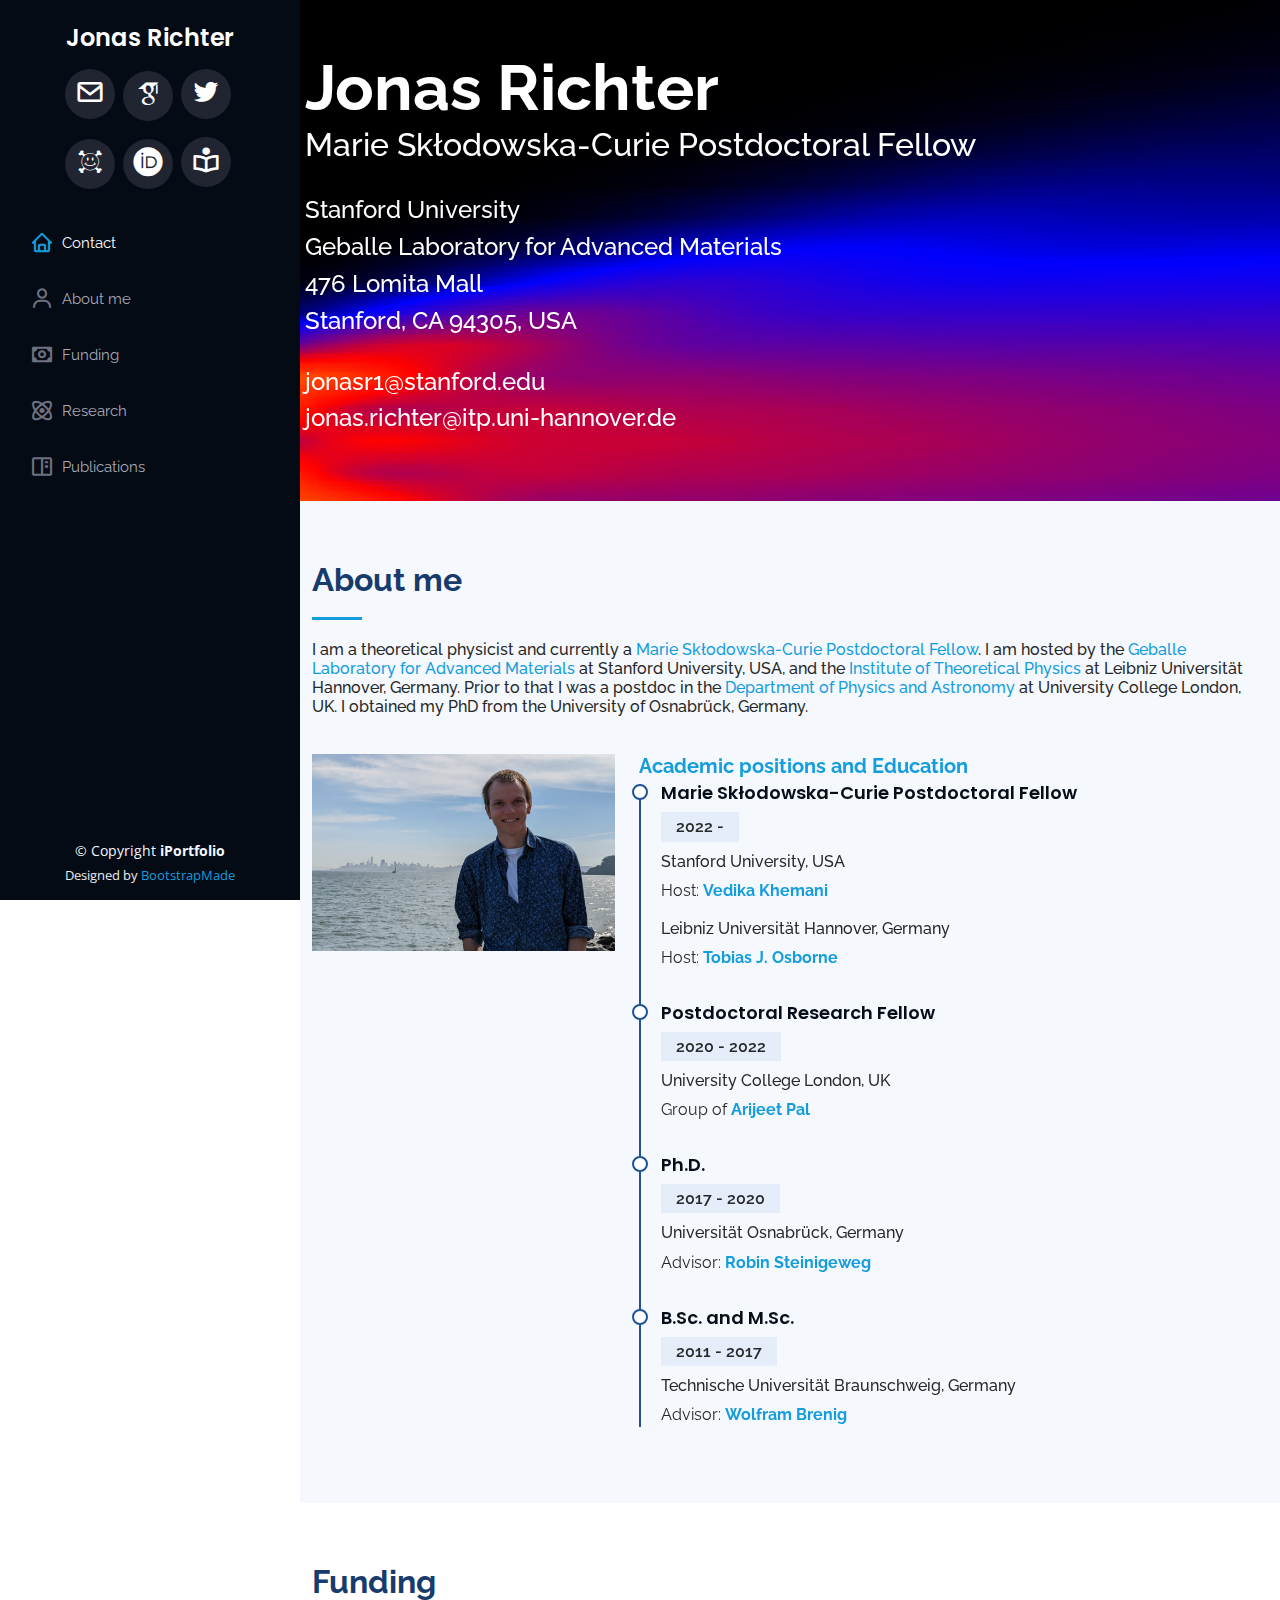
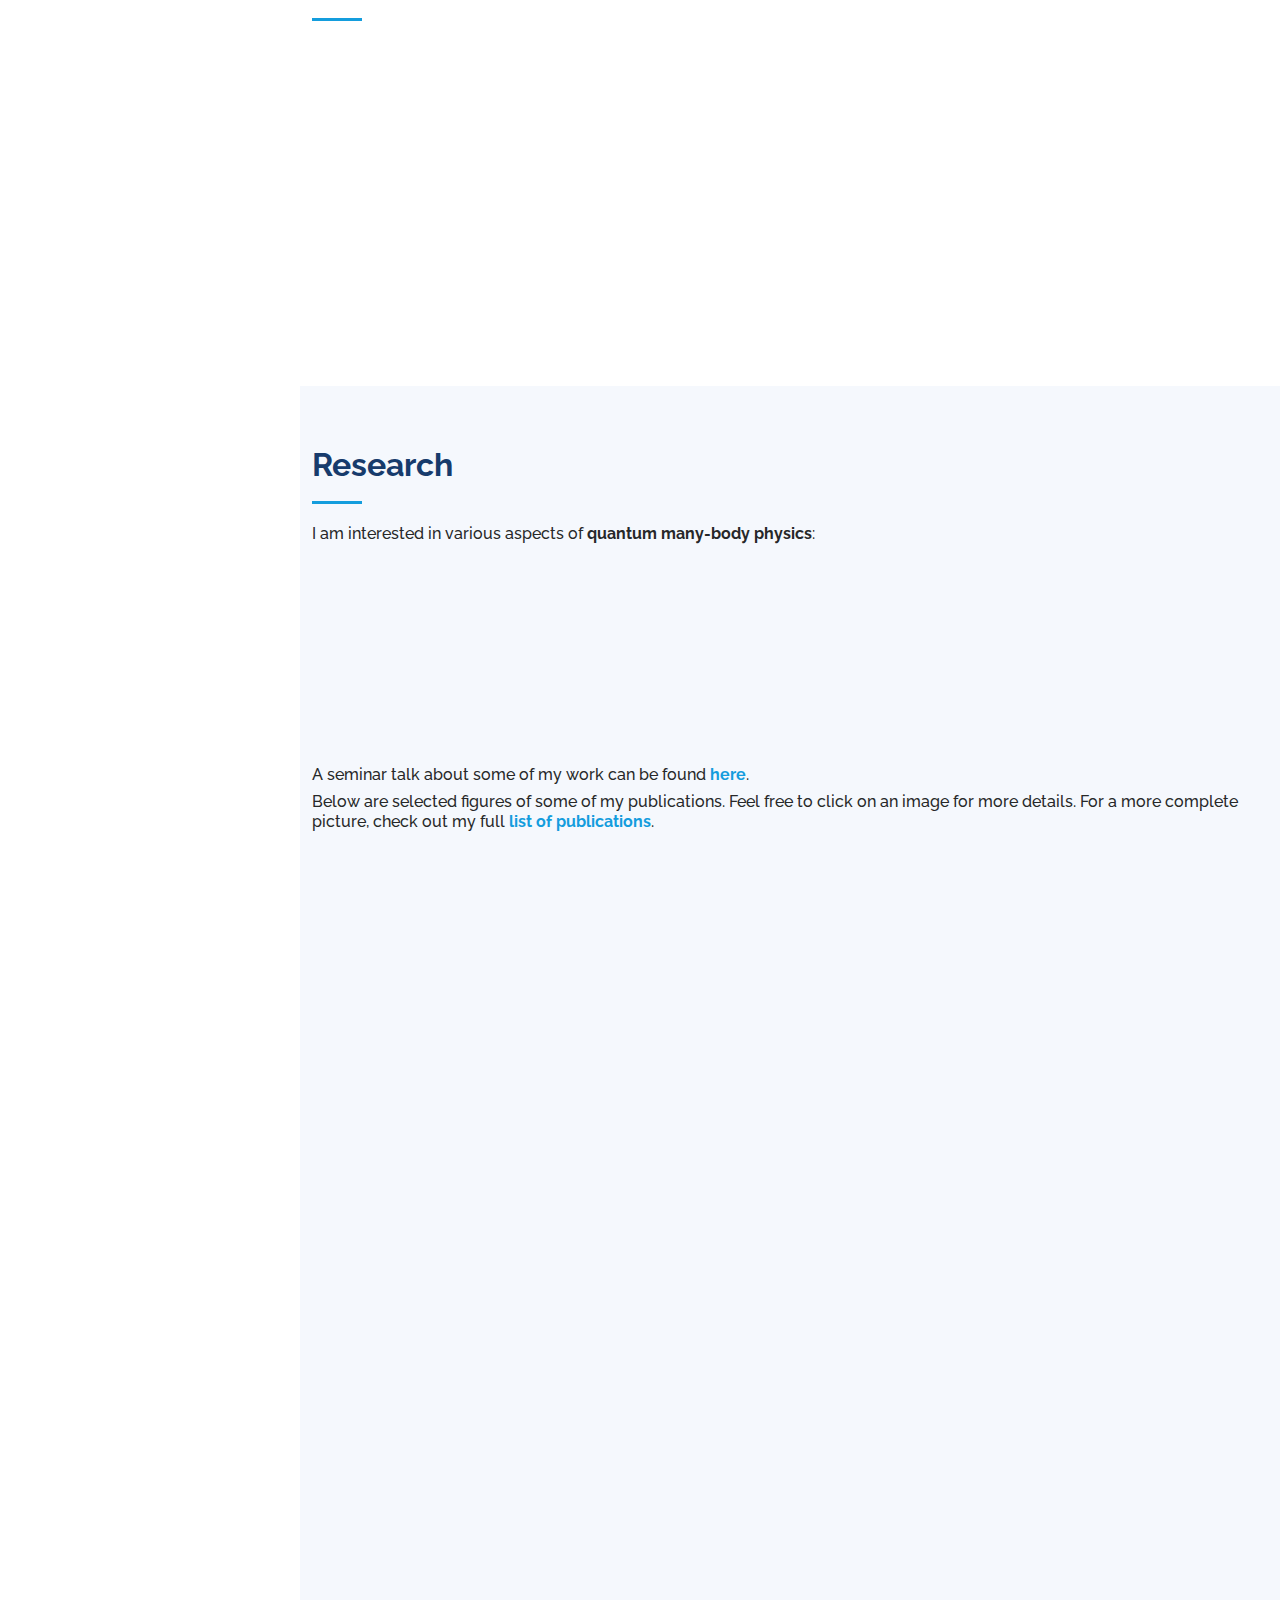
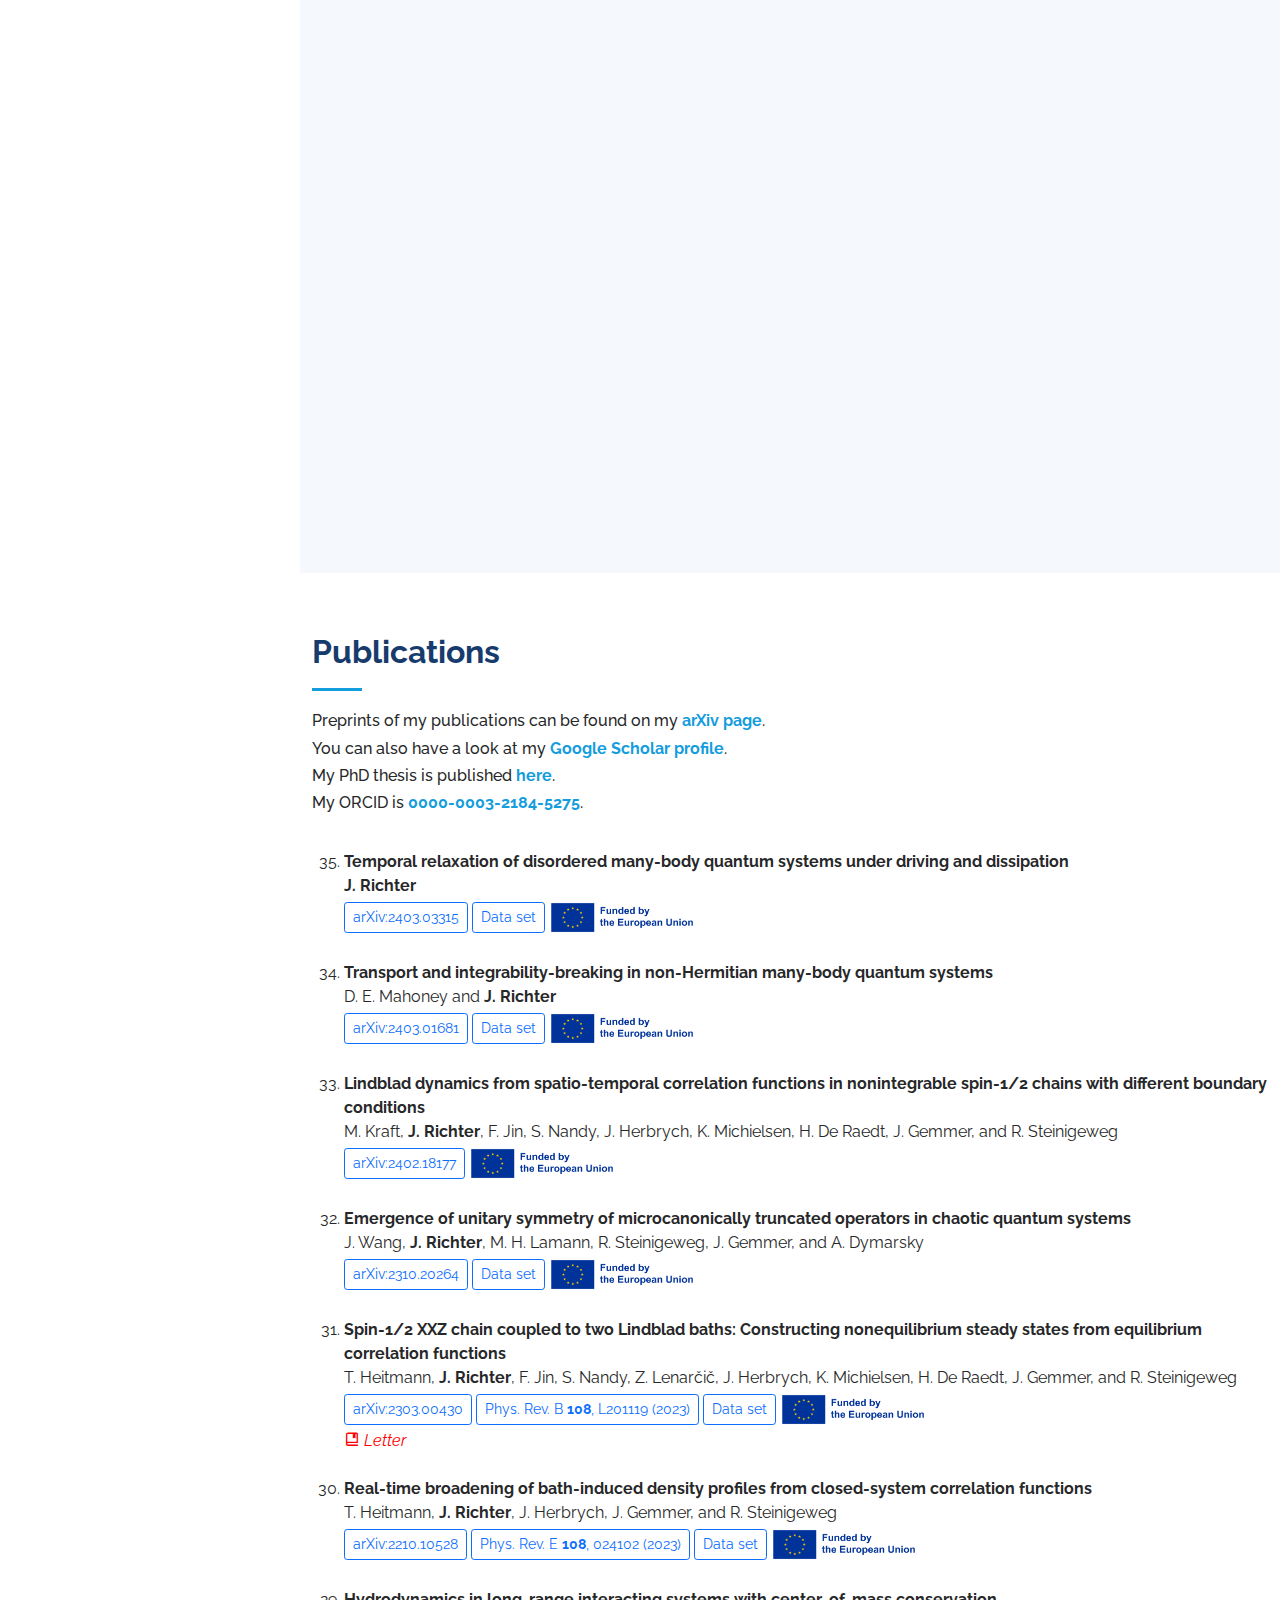
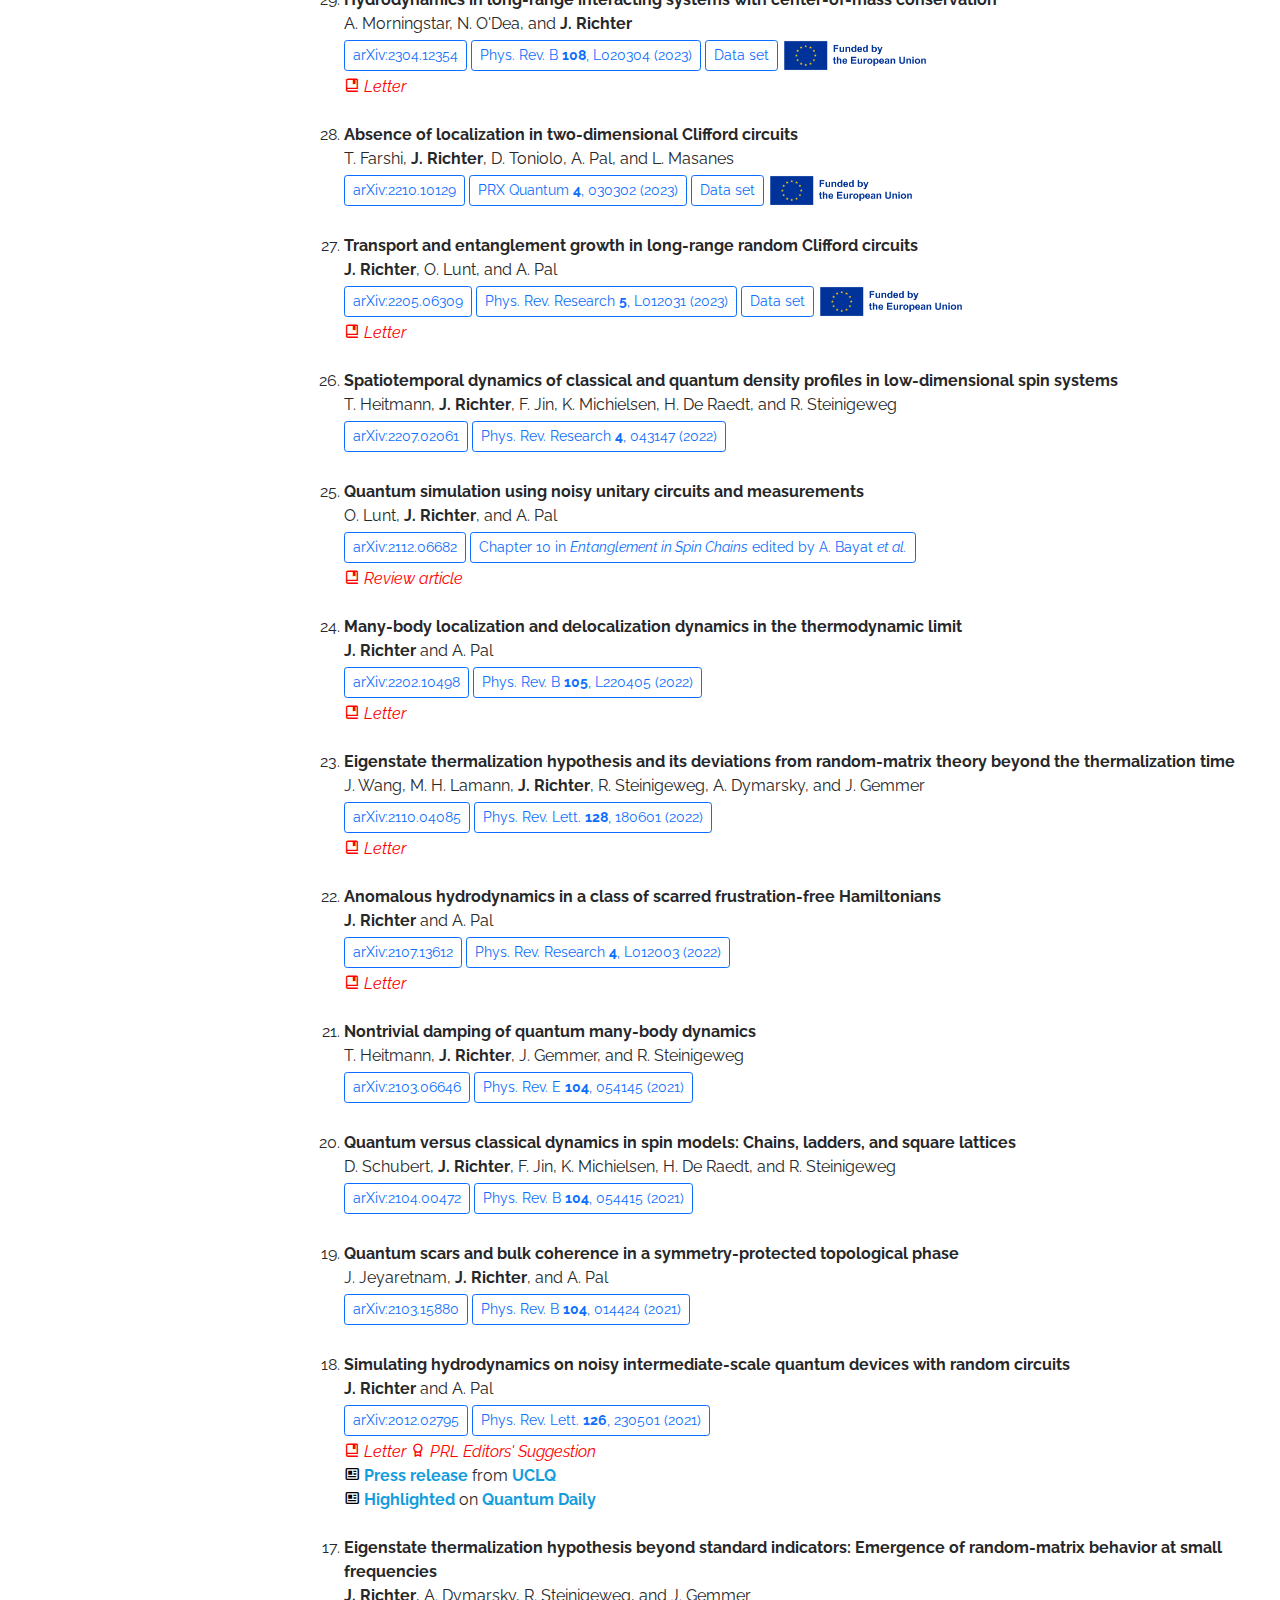
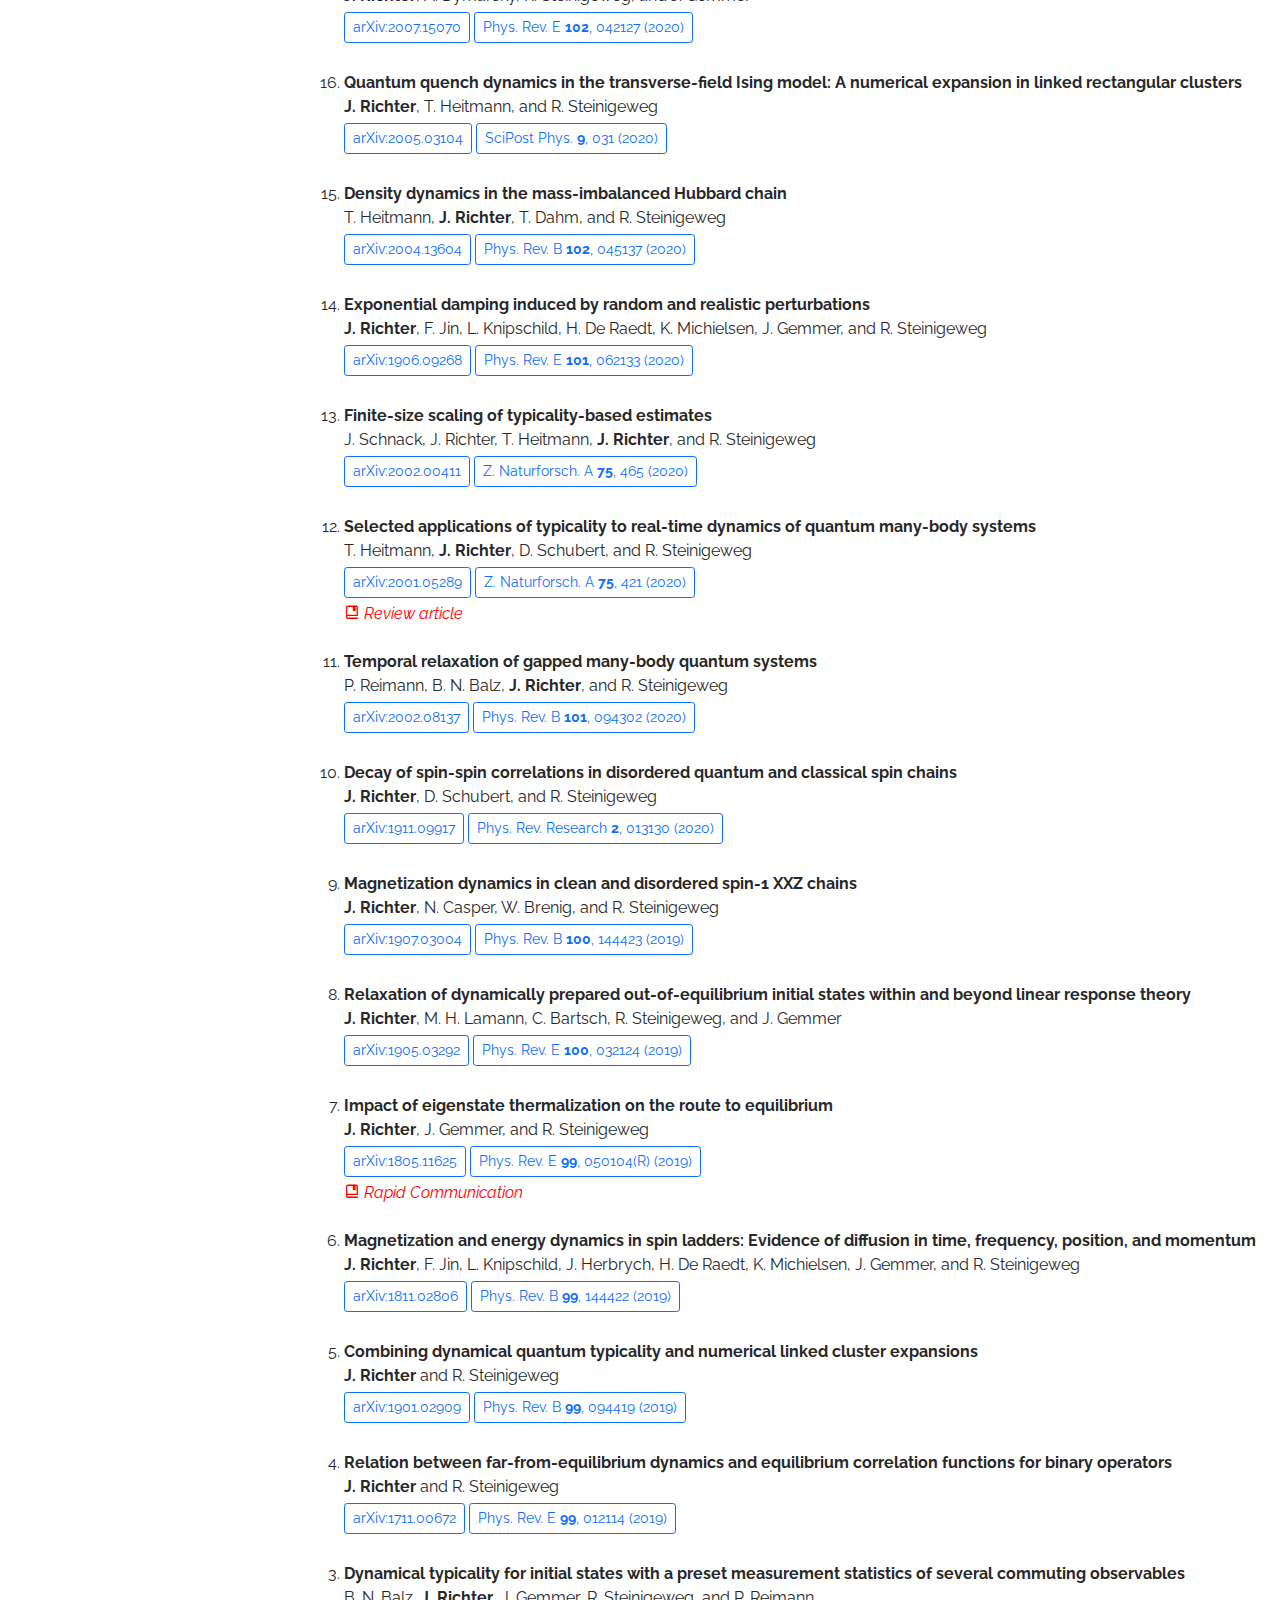
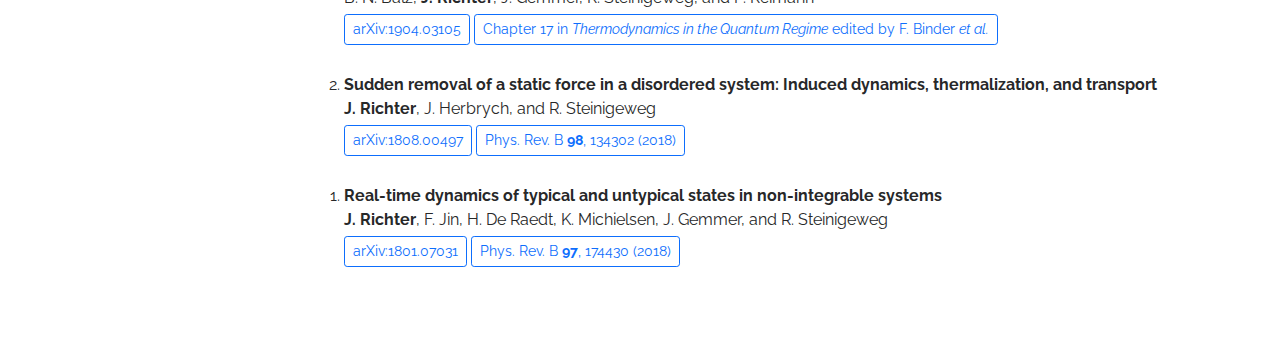
<file: index.html>
<!DOCTYPE html>
<html lang="en">

<head>
  <meta charset="utf-8">
  <meta content="width=device-width, initial-scale=1.0" name="viewport">

  <title>Jonas Richter</title>
  <meta content="Homepage of Jonas Richter. Marie Curie Postdoctoral 
Fellow. Quantum many-body physics, condensed matter theory, and quantum 
information." name="description">
  <meta content="Jonas Richter, Richter, Jonas, Physik, 
Theoretical Physics,
Physics, Stanford, Stanford University, MSCA, LUH, Leipniz 
Universität Hannover, Hannover, University College London, London, UCL, 
University of Osnabrück, 
Universität 
Osnabrück, Osnabrück, Braunschweig, TU Braunschweig, condensed matter theory" 
name="keywords">
<meta name="google-site-verification" 
content="JtuLUUT7YrUuibYVgF51NXjV7yZfVscy3EeTbPbqxSA" />

  <!-- Favicons -->
  <link href="assets/img/favicon2.png" rel="icon">
  <link href="assets/img/apple-touch-icon.png" rel="apple-touch-icon">

  <!-- Google Fonts -->
  <link href="https://fonts.googleapis.com/css?family=Open+Sans:300,300i,400,400i,600,600i,700,700i|Raleway:300,300i,400,400i,500,500i,600,600i,700,700i|Poppins:300,300i,400,400i,500,500i,600,600i,700,700i" rel="stylesheet">

  <!-- Vendor CSS Files -->
  <link href="assets/vendor/aos/aos.css" rel="stylesheet">
  <link href="assets/vendor/bootstrap/css/bootstrap.min.css" rel="stylesheet">
  <link href="assets/vendor/bootstrap-icons/bootstrap-icons.css" rel="stylesheet">
  <link href="assets/vendor/boxicons/css/boxicons.min.css" rel="stylesheet">
  <link href="assets/vendor/glightbox/css/glightbox.min.css" rel="stylesheet">
  <link href="assets/vendor/swiper/swiper-bundle.min.css" rel="stylesheet">
  <link href="assets/vendor/academicons/css/academicons.css" rel="stylesheet">

  <!-- Template Main CSS File -->
  <link href="assets/css/style.css" rel="stylesheet">

  <!-- =======================================================
  * Template Name: iPortfolio - v3.0.1
  * Template URL: https://bootstrapmade.com/iportfolio-bootstrap-portfolio-websites-template/
  * Author: BootstrapMade.com
  
  * License: https://bootstrapmade.com/license/
  ======================================================== -->
</head>

<body>

  <!-- ======= Mobile nav toggle button ======= -->
  <i class="bi bi-list mobile-nav-toggle d-xl-none"></i>

  <!-- ======= Header ======= -->
  <header id="header">
    <div class="d-flex flex-column">

      <div class="profile">
      <br>
     <!--   <img src="assets/img/Wimbledon.jpg" alt="" class="img-fluid 
rounded"> -->
        <h1 class="text-light"><a href="index.html">Jonas Richter</a></h1>
        
    
        <div class="social-links mt-3 text-center">
             <a 
href="mailto:jonasr1@stanford.edu" 
class="linkedin"><i class="bx 
bx-envelope"></i></a> 
         <a href="https://scholar.google.de/citations?user=O7hvSkQAAAAJ&hl=de" 
class="linkedin"><i class="ai 
ai-google-scholar"></i></a> 
   <a href="https://twitter.com/richter_jonas_2" 
class="linkedin"><i class="bx bxl-twitter"></i></a> 
 </div>
 <div class="social-links mt-3 text-center">
          <a href="https://arxiv.org/a/richter_j_2.html" class="linkedin"><i 
class="ai 
ai-arxiv"></i></a> 
 <a href="https://orcid.org/0000-0003-2184-5275" class="linkedin"><i class="ai 
ai-orcid"></i></a> 
  <a href="blog.html" class="linkedin"><i 
class="bx 
bx-book-reader"></i></a> 
        </div>
      </div>

      <nav id="navbar" class="nav-menu navbar">
        <ul>
          <li><a href="#hero" class="nav-link scrollto active"><i class="bx 
bx-home"></i> <span>Contact</span></a></li>
          <li><a href="#about" class="nav-link scrollto"><i class="bx 
bx-user"></i> <span>About me</span></a></li>
 <li><a href="#funding" class="nav-link scrollto"><i class="bx 
bx-money"></i> <span>Funding</span></a></li>
          <li><a href="#Research" class="nav-link scrollto"><i class="bx 
bx-atom"></i> <span>Research</span></a></li>
 <li><a href="#publications" class="nav-link scrollto"><i class="bx 
bx-book-content"></i> <span>Publications</span></a></li>
        
        </ul>
      </nav><!-- .nav-menu -->
    </div>
  </header><!-- End Header -->

  <!-- ======= Hero Section ======= -->
  <section id="hero" class="d-flex flex-column justify-content-center
align-items-center">
    <div class="hero-container" data-aos="fade-in">
      <h1>Jonas Richter</h1>
      <h2> Marie Sk&#322;odowska-Curie Postdoctoral Fellow </h2>
        <br>
      <h4> Stanford University </h4>
      <h4> Geballe Laboratory for Advanced Materials </h4>
      <h4> 476 Lomita Mall </h4>
      <h4> Stanford, CA 94305, USA </h4>
      <br>
      <h4> jonasr1@stanford.edu </h4> 
    <h4> jonas.richter@itp.uni-hannover.de </h4>
    
    </div>
  </section><!-- End Hero -->

  <main id="main">

    <!-- ======= About Section ======= -->
    <section id="about" class="resume section-bg">
      <div class="container">

        <div class="section-title">
          <h2>About me</h2>
          <h6>I am a theoretical physicist and currently a <a 
href="https://marie-sklodowska-curie-actions.ec.europa.eu/actions/postdoctoral-
fellowships">Marie Sk&#322;odowska-Curie Postdoctoral Fellow</a>. I am 
hosted by the <a 
href="https://glam.stanford.edu/"> Geballe Laboratory for Advanced Materials</a> 
at Stanford University, USA, and the <a 
href="https://www.itp.uni-hannover.de/en/">Institute of Theoretical Physics</a> 
at Leibniz Universität Hannover, Germany. Prior to that I was a postdoc in the 
<a 
href="https://www.ucl.ac.uk/physics-astronomy/"> Department of 
Physics and Astronomy</a> at University College London, UK. I obtained my PhD 
from the University of Osnabrück, Germany. </h6>
        </div>

        
        <div class="row">
          <div class="col-lg-4" data-aos="fade-right">
            <img src="assets/img/SF_2.jpg" class="img-fluid" alt="">
          </div>
     
          
           <div class="col-lg-8 pt-4 pt-lg-0 content" data-aos="fade-left">
              
               <h5 style="color:#149ddd"><strong>Academic positions and 
Education</strong></h5>
 <div class="resume-item">
              <h4>Marie Sk&#322;odowska-Curie Postdoctoral Fellow</h4>
              <h5>2022 - </h5>
              <h6>Stanford University, USA</h6>
              <p>Host: <a 
href="https://sitp.stanford.edu/people/vedika-khemani"> 
<b>Vedika Khemani</b> </a></p> 
<h6>Leibniz Universität Hannover, Germany</h6>
 <p>Host: <a href="https://www.itp.uni-hannover.de/en/groups/osborne/"> 
<b>Tobias J. Osborne</b> </a></p> 
            </div> 
              <div class="resume-item">
              <h4>Postdoctoral Research 
Fellow</h4>
              <h5>2020 - 2022</h5>
              <h6>University College London, UK</h6>
              <p>Group of <a href="https://arijeet1.wixsite.com/arijeetpal"> 
<b>Arijeet Pal</b> </a></p> 
            </div> 
            <div class="resume-item">
              <h4>Ph.D.</h4>
              <h5>2017 - 2020</h5>
              <h6>Universität Osnabrück, Germany</h6>
              <p>Advisor: <a href="http://www.robin-st.de/"> <b>Robin 
Steinigeweg</b> </a></p>
            </div> 
             <div class="resume-item">
              <h4>B.Sc. and M.Sc.</h4>
              <h5>2011 - 2017</h5>
              <h6>Technische Universität Braunschweig, Germany</h6>
              <p>Advisor: <a 
href="http://www.fkt.tu-braunschweig.de/brenig/wbrenig.shtml"> <b>Wolfram 
Brenig</b> </a></p>
            </div> 
            
               </div>
        </div>
         

      </div>
    </section><!-- End About Section -->

    
      <!-- ======= Funding Section ======= -->
    <section id="funding" class="resume">
      <div class="container">

        <div class="section-title">
          <h2>Funding</h2>
                <div class="row">
                  <div class="col-lg-4" data-aos="fade-right">
            <img src="assets/img/logo_combine.png" class="img-fluid max-width: 
50%" 
alt="">
          </div>
          
           <div class="col-lg-8 pt-4 pt-lg-0 content" data-aos="fade-left">
                <h6>
               I was awarded a MSCA Postdoctoral Fellowship by the European 
Commission for my project 
<a href="https://cordis.europa.eu/project/id/101060162"> <b>MaBoQuaCo</b> </a> 
"<i>Quantum Many-Body Dynamics and Noisy Intermediate-Scale Quantum Computers: 
Interconnections, Near-Term Applications, and Novel Simulation Schemes</i>". 
The 
goal of the project is to explore fundamental aspects of nonequilibrium 
many-body quantum physics at the intersection of condensed matter physics, 
quantum statistical mechanics, and quantum information. </h6>
<h6>The project has a total budget of approximately 
240.000€, giving me the opportunity to conduct research at Stanford University, 
USA, 
during the first phase, as well as at Leibniz Universität Hannover, Germany, 
during the second phase. 
</h6>
<h6> I started to write a blog, where I want to report on the progress of my 
project, write about some general aspects of quantum physics, and share some 
thoughts about the life as a postdoc. If you are interested, click <a 
href="blog.html"><b>here</b></a>.  
    </div>
               </div>
               
        </div>
      </div>
     </section><!-- End Funding Section -->
    

    <!-- ======= Research Section ======= -->
    <section id="Research" class="portfolio section-bg">
      <div class="container">

        <div class="section-title">
          <h2>Research</h2>
  <h6> I am interested in various aspects of <strong>quantum many-body 
physics</strong>:  </h6>
        </div>
        
      
         <div class="row">
              <div class="col-lg-6" data-aos="fade-right">
                <ul>
                 <li>
<strong>Far-from-equilibrium dynamics and thermalization</strong></li>
                 <li>
<strong>Eigenstate thermalization hypothesis</strong></li>
                  <li>
<strong>Many-body localization</strong></li>
   <li> <strong>Numerical approaches to quantum 
many-body dynamics</strong></li>

                </ul>
              </div>
              <div class="col-lg-6" data-aos="fade-left">
                <ul>
              
                <li> <strong>Emergence of hydrodynamic transport in many-body 
systems</strong></li>
 <li> <strong>Quantum scars and Hilbert-space fragmentation</strong></li>
  <li> <strong>Applications of NISQ devices in quantum many-body 
physics</strong></li>
<li> <strong>Quantum typicality</strong></li>
           
             
                </ul>
              </div>
            </div>
            
            <br>
             <div class="row">
        <h6> A seminar talk about some of my work can be found <a 
href="https://www.youtube.com/watch?v=b4Qwpb1X1Gw" target="_blank"> 
<b>here</b></a>. </h6> 
      </div>
           
       <div class="row">
        <h6> Below are selected figures of some of my publications. Feel free to 
click on an image for more details. For a more complete picture, check out 
my full <a href="#publications"> <b>list of publications</b></a>. </h6> 
      </div>

      <br>

        <div class="row" data-aos="fade-up">
          <div class="col-lg-12 d-flex justify-content-center">
            <ul id="portfolio-flters">
              <li data-filter="*" class="filter-active">All</li>
              <li data-filter=".filter-2024">2024</li>
              <li data-filter=".filter-2023">2023</li>
              <li data-filter=".filter-2022">2022</li>
              <li data-filter=".filter-2021">2021</li>
              <li data-filter=".filter-2020">2020</li>
              <li data-filter=".filter-2019">2019</li>
              <li data-filter=".filter-2018">2018</li>
            </ul>
          </div>
        </div> 
        
         <div class="row portfolio-container" data-aos="fade-up" 
data-aos-delay="100">

  <div class="col-lg-4 col-md-6 portfolio-item filter-2024">
            <div class="portfolio-wrap">
              <img src="assets/img/research/Relax.png" 
class="img-fluid" 
alt="">
              <div class="portfolio-links">
                <a href="assets/img/research/Relax.png" 
data-gallery="portfolioGallery" class="portfolio-lightbox" 
title="<b> Temporal relaxation of disordered 
many-body quantum systems under 
driving and dissipation</b> -  Strong disorder inhibits thermalization 
in isolated quantum systems and may lead to 
many-body localization (MBL). In realistic situations, however,  
the observation of MBL is hindered by residual couplings of 
the system to an environment, which acts as a bath and pushes the system to 
thermal equilibrium. This paper is concerned 
with the transient dynamics prior to thermalization and studies how the 
relaxation of a disordered system is altered under the 
influence of external 
driving and dissipation. We consider a scenario where 
a disordered quantum spin chain 
is placed into a strong magnetic field that 
polarizes the system. By suddenly removing the 
external field, 
a nonequilibrium situation is induced and the decay of 
magnetization probes the degree of localization. We 
show that by driving the system with light, one can distinguish between 
different 
dynamical regimes as the spins 
are more or less susceptible to the drive 
depending on the strength of the disorder. 
We provide evidence that some of these signatures remain observable at 
intermediate time scales 
even when the 
spin chain 
is subject to noise due to 
coupling to an environment. From a numerical point of view, 
we demonstrate that the open-system dynamics 
starting
from a class of 
experimentally relevant mixed initial states can be 
efficiently simulated by 
combining dynamical quantum typicality 
with stochastic unraveling of Lindblad 
master equations. 
For more details, see publication No. 35 -- <b>arXiv:2403.03315</b>."  > <i 
class="bx 
bx-plus"></i></a>
             
              </div>
            </div>
          </div>
        
        
        <div class="row portfolio-container" data-aos="fade-up" 
data-aos-delay="100">

  <div class="col-lg-4 col-md-6 portfolio-item filter-2024">
            <div class="portfolio-wrap">
              <img src="assets/img/research/NHLevel.png" 
class="img-fluid" 
alt="">
              <div class="portfolio-links">
                <a href="assets/img/research/NHLevel.png" 
data-gallery="portfolioGallery" class="portfolio-lightbox" 
title="<b> Transport and integrability-breaking in non-Hermitian many-body 
quantum systems</b> -  Describing open quantum systems in terms of effective 
non-Hermitian
Hamiltonians gives rise to non-unitary time evolution. In this paper, we study
the impact of non-unitary dynamics on the emergent hydrodynamics in quantum
systems with a global conservation law. To this end, we demonstrate how
linear-response correlation functions can be generalized and interpreted in the
case of non-Hermitian systems. Moreover, we show that dynamical quantum
typicality provides an efficient numerical approach to evaluate such
correlation functions, even though the non-unitary dynamics leads to subtleties
that are absent in the Hermitian case. As a point of reference for our
analysis, we consider the Hermitian spin-1/2 XXZ chain, whose
high-temperature transport properties have been characterized extensively in
recent years. Here, we explore the resulting hydrodynamics for different
non-Hermitian perturbations of the XXZ chain. We also discuss the role of
integrability by studying the complex energy-level statistics of the
non-Hermitian quantum models.
For more details, see publication No. 34 -- <b>arXiv:2403.01681</b>."  > <i 
class="bx 
bx-plus"></i></a>
             
              </div>
            </div>
          </div>
        
        
          <div class="row portfolio-container" data-aos="fade-up" 
data-aos-delay="100">

  <div class="col-lg-4 col-md-6 portfolio-item filter-2023">
            <div class="portfolio-wrap">
              <img src="assets/img/research/LongRangeCOM.png" 
class="img-fluid" 
alt="">
              <div class="portfolio-links">
                <a href="assets/img/research/LongRangeCOM.png" 
data-gallery="portfolioGallery" class="portfolio-lightbox" 
title="<b>Hydrodynamics in long-range interacting systems with center-of-mass 
conservation</b> - In systems with a conserved density, the additional 
conservation of the center of mass (dipole moment) has been shown to slow down 
the associated hydrodynamics. At the same time, long-range interactions 
generally lead to faster transport and information propagation. Here, we explore 
the competition of these two effects and develop a hydrodynamic theory for 
long-range center-of-mass-conserving systems. We demonstrate that these systems 
can exhibit a rich dynamical phase diagram containing subdiffusive, diffusive, 
and superdiffusive behaviors, with continuously varying dynamical exponents. We 
corroborate our theory by studying quantum lattice models whose emergent 
hydrodynamics exhibit these phenomena. 
For more details, see publication No. 29 -- <b>Phys. Rev. B 108, L020304 
(2023)</b>."  > <i 
class="bx 
bx-plus"></i></a>
             
              </div>
            </div>
          </div>


  <div class="col-lg-4 col-md-6 portfolio-item filter-2022">
            <div class="portfolio-wrap">
              <img src="assets/img/research/Clifford_Floquet.jpg" 
class="img-fluid" 
alt="">
              <div class="portfolio-links">
                <a href="assets/img/research/Clifford_Floquet.jpg" 
data-gallery="portfolioGallery" class="portfolio-lightbox" 
title="<b>Absence of localization in two-dimensional Clifford circuits</b> - We 
analyse a Floquet circuit with random Clifford gates in one and two spatial 
dimensions. By using random graphs and methods from percolation theory, we prove 
in the two dimensional setting that some local operators grow at ballistic rate, 
which implies the absence of localization. In contrast, the one-dimensional 
model displays a strong form of localization characterized by the emergence of 
left and right-blocking walls in random locations. We provide additional 
insights by complementing our analytical results with numerical simulations of 
operator spreading and entanglement growth, which show the absence (presence) of 
localization in two-dimension (one-dimension). Furthermore, we unveil that the 
spectral form factor of the Floquet unitary in two-dimensional circuits behaves 
like that of quasi-free fermions with chaotic single particle dynamics, with an 
exponential ramp that persists till times scaling linearly with the size of the 
system. 
For more details, see publication No. 28 -- <b>PRX Quantum 4, 030302 
(2023)</b>."  > <i 
class="bx 
bx-plus"></i></a>
             
              </div>
            </div>
          </div>
        
        <div class="row portfolio-container" data-aos="fade-up" 
data-aos-delay="100">


  <div class="col-lg-4 col-md-6 portfolio-item filter-2023">
            <div class="portfolio-wrap">
              <img src="assets/img/research/RandomClifford.png" 
class="img-fluid" 
alt="">
              <div class="portfolio-links">
                <a href="assets/img/research/RandomClifford.png" 
data-gallery="portfolioGallery" class="portfolio-lightbox" 
title="<b>Transport and entanglement growth in long-range random Clifford 
circuits</b> - We introduce a 
class of long-range random Clifford 
circuits with U(1) symmetry, which act as minimal 
models for more generic quantum systems and provide an ideal framework to
explore the constrained growth of entanglement in systems with conservation 
laws. Depending on the 
exponent controlling the probability of 
gates spanning a certain distance, transport in such circuits 
varies from diffusive to superdiffusive and then to superballistic.
We unveil that  
the different hydrodynamic regimes reflect themselves in the  
asymptotic entanglement growth according, which we 
explain in terms of the inhibited operator spreading 
in 
U(1)-symmetric Clifford circuits, where the 
emerging light cones are intimately related to the transport behavior. Our 
work sheds 
light on the interplay of transport and entanglement and emphasizes 
the usefulness of constrained Clifford circuits to explore questions 
in quantum many-body dynamics.
For more details, see publication No. 27 -- <b>Phys. Rev. Research 
5, L012031 (2023)</b>."  > <i 
class="bx 
bx-plus"></i></a>
             
              </div>
            </div>
          </div>


  <div class="col-lg-4 col-md-6 portfolio-item filter-2022">
            <div class="portfolio-wrap">
              <img src="assets/img/research/NLCEMBL.png" 
class="img-fluid" 
alt="">
              <div class="portfolio-links">
                <a href="assets/img/research/NLCEMBL.png" 
data-gallery="portfolioGallery" class="portfolio-lightbox" 
title="<b>Many-body localization and delocalization dynamics in 
the thermodynamic limit</b> - We demonstrate that numerical linked cluster 
expansions (NLCE) provide a powerful tool to explore 
MBL by simulating quench dynamics in disordered spin-1/2 two-leg  
ladders and Fermi-Hubbard chains.
Combining NLCE with an efficient real-time evolution of pure states, we obtain 
converged results for the decay of the imbalance on long time scales. 
Furthermore, while spin is 
delocalized even in strongly disorderd 
Hubbard 
chains with frozen charge, we unveil that an additional tilted potential leads 
to 
a drastic slowdown of the spin imbalance and nonergodic behavior on 
accessible times. Our 
work sheds light on MBL in systems beyond the well-studied disordered 
Heisenberg chain and emphasizes the 
usefulness of NLCE for this purpose. 
For more details, see publication No. 24 -- <b>Phys. Rev. B 105, L220405 
(2022)</b>."  > <i 
class="bx 
bx-plus"></i></a>
             
              </div>
            </div>
          </div>


           <div class="col-lg-4 col-md-6 portfolio-item filter-2022">
            <div class="portfolio-wrap">
              <img src="assets/img/research/Motzkin_Hydro.png" 
class="img-fluid" 
alt="">
              <div class="portfolio-links">
                <a href="assets/img/research/Motzkin_Hydro.png" 
data-gallery="portfolioGallery" class="portfolio-lightbox" 
title="<b>Anomalous hydrodynamics in a class of scarred frustration-free 
Hamiltonians</b> - In this paper we study the interplay between scarring and 
weak fragmentation giving rise to anomalous hydrodynamics in a class of 
one-dimensional spin-1 frustration-free projector Hamiltonians, known as 
deformed Motzkin chain. We show that at high energies the particular form of 
the projectors causes the emergence of disjoint Krylov subspaces for open 
boundary conditions, with an exact quantum scar being embedded in each subspace, 
leading to slow growth of entanglement and localized dynamics for specific 
out-of-equilibrium initial states. Furthermore, focusing on infinite 
temperature, we unveil that spin transport is subdiffusive, which we corroborate 
by simulations of suitable stochastic cellular automaton circuits. 
For more details, see publication No. 22 -- <b>Phys. Rev. Research 4, 
L012003 (2022)</b>."  > <i 
class="bx 
bx-plus"></i></a>
             
              </div>
            </div>
          </div>


          <div class="col-lg-4 col-md-6 portfolio-item filter-2021">
            <div class="portfolio-wrap">
              <img src="assets/img/research/ZXZ.png" class="img-fluid" 
alt="">
              <div class="portfolio-links">
                <a href="assets/img/research/ZXZ.png" 
data-gallery="portfolioGallery" class="portfolio-lightbox" 
title="<b>Quantum scars and bulk coherence in a symmetry-protected 
topological phase</b> - Formation of quantum scars in many-body systems provides 
a novel mechanism for enhancing coherence of weakly entangled states.
	At the same time, coherence of edge modes in certain symmetry protected 
topological (SPT) phases can persist away from the ground state. 
	In this work we show the existence of many-body scars and their 
implications on bulk coherence in such an SPT phase. To this end, we study the 
eigenstate properties and the dynamics of an interacting spin-1/2 chain with 
three-site cluster terms.
For more details, see publication No. 19 -- <b>Phys. 
Rev. B 104, 014424 (2021)</b>."  > <i 
class="bx 
bx-plus"></i></a>
             
              </div>
            </div>
          </div>

          <div class="col-lg-4 col-md-6 portfolio-item filter-2021">
            <div class="portfolio-wrap">
              <img src="assets/img/research/DQTQC.png" class="img-fluid" 
alt="">
              <div class="portfolio-links">
                <a href="assets/img/research/DQTQC.png" 
data-gallery="portfolioGallery" class="portfolio-lightbox" 
title="<b>Simulating hydrodynamics on NISQ devices with random 
circuits</b> - We propose an algorithm consisting of a random circuit 
followed by a trotterized Hamiltonian time evolution to study 
hydrodynamics and to extract transport coefficients in the linear response 
regime. Our work emphasizes the practical relevance of random circuits on NISQ 
devices 
beyond the abstract sampling task of Google's supremacy experiment. 
For more details, see publication No. 18 -- <b>Phys. Rev. Lett. 126, 230501 
(2021)</b>."  > <i 
class="bx 
bx-plus"></i></a>
             
              </div>
            </div>
          </div>

          <div class="col-lg-4 col-md-6 portfolio-item filter-2020">
            <div class="portfolio-wrap">
              <img src="assets/img/research/ETH_RMT.png" class="img-fluid" 
alt="">
              <div class="portfolio-links">
                <a href="assets/img/research/ETH_RMT.png" 
data-gallery="portfolioGallery" class="portfolio-lightbox" 
title="<b>Eigenstate thermalization hypothesis beyond standard 
indicators: Emergence of random-matrix behavior at small frequencies</b> - We 
show that the eigenvalue distribution of band submatrices at a fixed 
energy density is a sensitive probe of the correlations between matrix 
elements. We find that, on the scales where thematrix elements are in a good 
agreement with all standard indicators of the eigenstate thermalization 
hypothesis, the eigenvalue distribution still exhibits clear signatures of the 
original operator, implying correlations between matrix  elements. For more 
details, see publication No. 17 -- <b>Phys. Rev. E 102, 042127 (2020)</b>." > 
<i class="bx 
bx-plus"></i></a>
              
              </div>
            </div>
          </div>
        



          <div class="col-lg-4 col-md-6 portfolio-item filter-2020">
            <div class="portfolio-wrap">
              <img src="assets/img/research/Fig_Cluster.png" class="img-fluid" 
alt="">
              <div class="portfolio-links">
                <a href="assets/img/research/Fig_Cluster.png" 
data-gallery="portfolioGallery" class="portfolio-lightbox" 
title="<b>Quantum quench dynamics in the transverse-field Ising model: A 
numerical expansion in linked rectangular clusters</b> - We study quantum 
quenches in the transverse-field Ising model defined on different lattice 
geometries. We demonstrate that numerical linked cluster expansions (NLCEs) 
comprising solely rectangular clusters provide a promising approach to study the 
real-time dynamics of two-dimensional quantum many-body systems directly in the 
thermodynamic limit. By comparing to existing data from the literature, we 
unveil that NLCEs yield converged results on time scales which are competitive 
to other state-of-the-art numerical methods. For more 
details, see publication No. 16 -- <b>SciPost Phys. 9, 031 (2020)</b>." > 
<i class="bx 
bx-plus"></i></a>
             
              </div>
            </div>
          </div>
          
       

          <div class="col-lg-4 col-md-6 portfolio-item filter-2020">
            <div class="portfolio-wrap">
              <img src="assets/img/research/Damping.png" class="img-fluid" 
alt="">
              <div class="portfolio-links">
                <a href="assets/img/research/Damping.png" 
data-gallery="portfolioGallery" class="portfolio-lightbox" 
title="<b>Exponential damping induced by random and realistic perturbations</b> 
- Given a quantum many-body system and the expectation-value dynamics of some 
operator, we study how this reference dynamics is altered due to a perturbation 
of the system's Hamiltonian. Based on projection operator techniques, we unveil 
that if the perturbation exhibits a random-matrix structure in the eigenbasis 
of 
the unperturbed Hamiltonian, then this perturbation effectively leads to an 
exponential damping of the original dynamics. For more 
details, see publication No. 14 -- <b>Phys. Rev. E 101, 062133 (2020)</b>." > 
<i class="bx 
bx-plus"></i></a>
             
              </div>
            </div>
          </div>
          
           <div class="col-lg-4 col-md-6 portfolio-item filter-2020">
            <div class="portfolio-wrap">
              <img src="assets/img/research/Fig_r.png" 
class="img-fluid" 
alt="">
              <div class="portfolio-links">
                <a href="assets/img/research/Fig_r.png" 
data-gallery="portfolioGallery" class="portfolio-lightbox" 
title="<b>Decay of spin-spin correlations in disordered quantum and classical 
spin chains</b> - The real-time dynamics of equal-site correlation functions is 
studied for one-dimensional spin models with quenched disorder. Focusing on 
infinite temperature, we present a comparison between the dynamics of models 
with different quantum numbers S = 1/2, 1, 3/2, as well as of chains consisting 
of classical spins. Based on this comparison as well as by analyzing the 
statistics of energy-level spacings, we show that the putative many-body 
localization transition is shifted to considerably stronger values of disorder 
for increasing S. For more 
details, see publication No. 10 -- <b>Phys. Rev. Research 2, 013130 
(2020)</b>." > <i class="bx 
bx-plus"></i></a>
             
              </div>
            </div>
          </div>
          
        
          
        <div class="col-lg-4 col-md-6 portfolio-item filter-2019">
            <div class="portfolio-wrap">
              <img src="assets/img/research/Fig_Protocol2.png" 
class="img-fluid" 
alt="">
              <div class="portfolio-links">
                <a href="assets/img/research/Fig_Protocol2.png" 
data-gallery="portfolioGallery" class="portfolio-lightbox" 
title="<b>Relaxation of dynamically prepared out-of-equilibrium initial states 
within and beyond linear response theory</b> - We consider a realistic 
nonequilibrium protocol, where a quantum system in thermal equilibrium is 
suddenly subjected to an external force. We show that, in systems which violate 
the eigenstate thermalization hypothesis (ETH), the long-time value of 
observables exhibits an intriguing dependence on the strength of the external 
force. Specifically, for weak external forces, i.e., within the linear response 
regime, we show that expectation values thermalize to their original 
equilibrium values, despite the ETH being violated. In contrast, for stronger 
perturbations beyond linear response, the quantum system relaxes to some 
nonthermal value which depends on the previous nonequilibrium protocol. For 
more 
details, see publication No. 8 -- <b>Phys. Rev. E 100, 032124 
(2019)</b>. " > <i 
class="bx 
bx-plus"></i></a>
            
              </div>
            </div>
          </div>
          
             <div class="col-lg-4 col-md-6 portfolio-item filter-2019">
            <div class="portfolio-wrap">
              <img src="assets/img/research/Fig_Protocol1.png" 
class="img-fluid" 
alt="">
              <div class="portfolio-links">
                <a href="assets/img/research/Fig_Protocol1.png" 
data-gallery="portfolioGallery" class="portfolio-lightbox" 
title="<b>Impact of eigenstate thermalization on the route to equilibrium</b> 
- The eigenstate thermalization hypothesis (ETH) and the theory of linear 
response (LRT) are celebrated cornerstones of our understanding of the physics 
of many-body quantum systems out of equilibrium. While the ETH provides a 
generic mechanism of thermalization for states arbitrarily far from equilibrium, 
LRT extends the successful concepts of statistical mechanics to situations close 
to equilibrium. In our work, we connect these cornerstones to shed light on the 
route to equilibrium for a class of properly prepared states. We unveil that, if 
the off-diagonal part of the ETH applies, then the relaxation process can become 
independent of whether or not a state is close to equilibrium. For more 
details, see publication No. 7 -- <b>Phys. Rev. E 99, 050104(R) 
(2019)</b>." > <i class="bx 
bx-plus"></i></a>
             
              </div>
            </div>
          </div>
          
        <div class="col-lg-4 col-md-6 portfolio-item filter-2020">
            <div class="portfolio-wrap">
              <img src="assets/img/research/FigProfiles_Ladder.png" 
class="img-fluid" 
alt="">
              <div class="portfolio-links">
                <a href="assets/img/research/FigProfiles_Ladder.png" 
data-gallery="portfolioGallery" class="portfolio-lightbox" 
title="<b>Magnetization and energy dynamics in spin ladders: Evidence of 
diffusion in time, frequency, position, and momentum</b> - The dynamics of 
magnetization and energy densities are studied in the two-leg spin-1/2 ladder. 
Using an efficient pure-state approach based on the concept of typicality, we 
calculate spatiotemporal correlation functions for large systems with up to 40 
lattice sites. For more 
details, see publication No. 6 -- <b>Phys. Rev. B 99, 144422 
(2019)</b>." > <i class="bx 
bx-plus"></i></a>
             
              </div>
            </div>
          </div>
         
          
          <div class="col-lg-4 col-md-6 portfolio-item filter-2019">
            <div class="portfolio-wrap">
              <img src="assets/img/research/Fig_Current_NLCE.png" 
class="img-fluid" 
alt="">
              <div class="portfolio-links">
                <a href="assets/img/research/Fig_Current_NLCE.png" 
data-gallery="portfolioGallery" class="portfolio-lightbox" 
title="<b>Combining dynamical quantum typicality and numerical linked cluster 
expansions</b> - We demonstrate that numerical linked cluster expansions (NLCE) 
yield a powerful approach to calculate time-dependent correlation functions for 
quantum many-body systems in one dimension. Most importantly, we show that the 
range of accessible cluster sizes in NLCE can beextended by evaluating the 
contributions of larger clusters by means of a pure-state approach basedon the 
concept of dynamical quantum typicality (DQT). Even for moderate computational 
effort,this combination of DQT and NLCE provides a competitive alternative to 
existing state-of-the-arttechniques, which may be applied in higher dimensions 
as well. For more 
details, see publication No. 5 -- <b>Phys. Rev. B 99, 094419 
(2019)</b>. " > <i class="bx 
bx-plus"></i></a>
              
              </div>
            </div>
          </div>
          
            <div class="col-lg-4 col-md-6 portfolio-item filter-2018">
            <div class="portfolio-wrap">
              <img src="assets/img/research/FigMBL1.png" 
class="img-fluid" 
alt="">
              <div class="portfolio-links">
                <a href="assets/img/research/FigMBL1.png" 
data-gallery="portfolioGallery" class="portfolio-lightbox" 
title="<b>Sudden removal of a static force in a disordered system:Induced 
dynamics, thermalization, and transport</b> - We study the real-time dynamics 
of local occupation numbers in a one-dimensional model of spinless fermions with 
a random on-site potential for a certain class of initial states. The latter 
are thermal states of the model in the presence of an additional static force 
but become nonequilibrium states after a sudden removal of this static force. 
For this class and high temperatures, we show that the induced dynamics is 
given by a single correlation function at equilibrium, independent of the 
initial expectation values being prepared close to equilibrium (by a weak 
static force) or far away from equilibrium (by a strong static force). For more 
details, see publication No. 2 -- <b>Phys. Rev. B 98, 134302 
(2018)</b>." > <i 
class="bx 
bx-plus"></i></a>
           
              </div>
            </div>
          </div>
          
          
        </div>

      </div>
    </section><!-- End Research Section -->

    
     <!-- ======= Publication Section ======= -->
    <section id="publications" class="about">
      <div class="container">

        <div class="section-title">
          <h2>Publications</h2>
          <h6> Preprints of my publications can be found on my <a 
href="https://arxiv.org/a/richter_j_2"  > <b> arXiv 
page</b></a>. </h6>
          <h6> You can also have a look at my <a 
href="https://scholar.google.de/citations?user=O7hvSkQAAAAJ&hl=de"  >  <b> 
Google Scholar profile</b></a>. </h6>
   <h6> My PhD thesis is published <a 
href="https://repositorium.ub.uni-osnabrueck.de/handle/urn:nbn:de:gbv:700-
202004213017"  >  <b> 
here</b></a>. </h6>
 <h6> My ORCID is <a 
href="https://orcid.org/0000-0003-2184-5275"  >  <b> 
0000-0003-2184-5275</b></a>. </h6>
        </div> 
             
            <div class="row">
              <div class="col-lg-12">
        
                <ol>
                
                  <li value = 35 style="line-height:150%"> 
	    <strong> Temporal relaxation of disordered many-body quantum systems 
under driving and dissipation
</strong>
<br>
                         <strong>J. 
Richter</strong>
			 <div class="btn-links">
                <a class="btn btn-outline-primary my-1 mr-1 btn-sm" 
href="https://arxiv.org/abs/2403.03315" target="_blank">arXiv:2403.03315</a>
<a class="btn btn-outline-primary my-1 mr-1 btn-sm" 
href="https://doi.org/10.5281/zenodo.10795191" 
target="_blank"> Data set
</a>
<img src="assets/img/EUlogo.png" width=150 
alt="">
                </div>
		</li>
                <br>
                
                    <li value = 34 style="line-height:150%"> 
	    <strong> Transport and integrability-breaking in 
non-Hermitian many-body quantum systems
</strong>
<br>
                         D. E. Mahoney and <strong>J. 
Richter</strong>
			 <div class="btn-links">
                <a class="btn btn-outline-primary my-1 mr-1 btn-sm" 
href="https://arxiv.org/abs/2403.01681" target="_blank">arXiv:2403.01681</a>
<a class="btn btn-outline-primary my-1 mr-1 btn-sm" 
href="https://github.com/DylanMahoney/NonHermitianSystems" target="_blank"> Data 
set
</a>
<img src="assets/img/EUlogo.png" width=150 
alt="">
                </div>
		</li>
                <br>
              
        
        
                   <li value = 33 style="line-height:150%"> 
	    <strong> Lindblad dynamics from spatio-temporal correlation 
functions in nonintegrable spin-1/2 chains with different boundary conditions 
</strong>
<br>
                         M. Kraft, <strong>J. 
Richter</strong>, F. Jin, S. Nandy, J. Herbrych, K. 
Michielsen, H. De Raedt, J. Gemmer, and R. Steinigeweg   
			 <div class="btn-links">
                <a class="btn btn-outline-primary my-1 mr-1 btn-sm" 
href="https://arxiv.org/abs/2402.18177" target="_blank">arXiv:2402.18177</a>
<img src="assets/img/EUlogo.png" width=150 
alt="">
                </div>
		</li>
                <br>
              
               
                 <li value = 32 style="line-height:150%"> 
	    <strong> Emergence of unitary symmetry of microcanonically truncated 
operators in chaotic quantum systems</strong>
<br>
                          J. Wang, <strong>J. 
Richter</strong>, M. H. Lamann, R. Steinigeweg, J. Gemmer, and A. Dymarsky 
			 <div class="btn-links">
                <a class="btn btn-outline-primary my-1 mr-1 btn-sm" 
href="https://arxiv.org/abs/2310.20264" target="_blank">arXiv:2310.20264</a>
<a class="btn btn-outline-primary my-1 mr-1 btn-sm" 
href="https://doi.org/10.5281/zenodo.10795284" 
target="_blank"> Data set
</a>
<img src="assets/img/EUlogo.png" width=150 
alt="">
                </div>
		</li>
                <br>
               
                
                 <li value = 31 style="line-height:150%"> 
	    <strong> Spin-1/2 XXZ chain coupled to two Lindblad baths: 
Constructing nonequilibrium steady states from equilibrium correlation 
functions</strong>
<br>
                          T. Heitmann, <strong>J. 
Richter</strong>, F. Jin, S. Nandy, Z. Lenar&#269;i&#269;, J. Herbrych, K. 
Michielsen, H. De Raedt, J. Gemmer, and R. Steinigeweg  
			 <div class="btn-links">
                <a class="btn btn-outline-primary my-1 mr-1 btn-sm" 
href="https://arxiv.org/abs/2303.00430" target="_blank">arXiv:2303.00430</a>
<a class="btn btn-outline-primary my-1 mr-1 btn-sm" 
href="https://doi.org/10.1103/PhysRevB.108.L201119" target="_blank"> Phys. 
Rev. B
<strong>108</strong>, L201119 (2023)</a>
<a class="btn btn-outline-primary my-1 mr-1 btn-sm" 
href="https://doi.org/10.5281/zenodo.10309058" 
target="_blank"> Data set
</a>
<img src="assets/img/EUlogo.png" width=150 
alt="">
                </div>
                 <i class="bx 
bx-book-bookmark" style="color:Red"></i> <i style="color:Red"> Letter</i>
		</li>
                <br>
               
                
                <li value = 30 style="line-height:150%"> 
	    <strong> Real-time broadening of bath-induced density profiles from 
closed-system correlation functions</strong>
<br>
                          T. Heitmann, <strong>J. 
Richter</strong>, J. Herbrych, J. Gemmer, and R. Steinigeweg
			 <div class="btn-links">
                <a class="btn btn-outline-primary my-1 mr-1 btn-sm" 
href="https://arxiv.org/abs/2210.10528" target="_blank">arXiv:2210.10528</a>
<a class="btn btn-outline-primary my-1 mr-1 btn-sm" 
href="https://doi.org/10.1103/PhysRevE.108.024102" target="_blank"> Phys. 
Rev. E
<strong>108</strong>, 024102 (2023)</a>
<a class="btn btn-outline-primary my-1 mr-1 btn-sm" 
href="https://doi.org/10.5281/zenodo.8215775" target="_blank"> Data set
</a>  <img src="assets/img/EUlogo.png" width=150 
alt="">
                </div>
		</li>
                <br> 
                
                     <li value = 29 style="line-height:150%"> 
	    <strong> Hydrodynamics in long-range interacting systems with 
center-of-mass conservation</strong>
<br>
                          A. Morningstar, N. O'Dea, and <strong>J. 
Richter</strong>  
			 <div class="btn-links">
                <a class="btn btn-outline-primary my-1 mr-1 btn-sm" 
href="https://arxiv.org/abs/2304.12354" target="_blank">arXiv:2304.12354</a>
<a class="btn btn-outline-primary my-1 mr-1 btn-sm" 
href="https://doi.org/10.1103/PhysRevB.108.L020304" target="_blank"> Phys. 
Rev. B
<strong>108</strong>, L020304 (2023)</a>
<a class="btn btn-outline-primary my-1 mr-1 btn-sm" 
href="https://doi.org/10.5281/zenodo.8349776" target="_blank"> Data set
</a>  <img src="assets/img/EUlogo.png" width=150 
alt="">
                </div>
                 <i class="bx 
bx-book-bookmark" style="color:Red"></i> <i style="color:Red"> Letter</i>
		</li>
                <br>
                
                
                      <li value = 28 style="line-height:150%"> 
	    <strong> Absence of localization in two-dimensional Clifford 
circuits</strong>
<br>
                          T. Farshi, <strong>J. 
Richter</strong>, D. Toniolo, A. Pal, and L. Masanes
			 <div class="btn-links">
                <a class="btn btn-outline-primary my-1 mr-1 btn-sm" 
href="https://arxiv.org/abs/2210.10129" target="_blank">arXiv:2210.10129</a>
<a class="btn btn-outline-primary my-1 mr-1 btn-sm" 
href="https://doi.org/10.1103/PRXQuantum.4.030302" target="_blank"> PRX Quantum
<strong>4</strong>, 030302 (2023)</a>
<a class="btn btn-outline-primary my-1 mr-1 btn-sm" 
href="https://doi.org/10.5281/zenodo.8125115" target="_blank"> Data set
</a>  <img src="assets/img/EUlogo.png" width=150 
alt="">
                </div>
		</li>
                <br> 
       
        
                  <li value = 27 style="line-height:150%"> 
	    <strong> Transport and entanglement growth in long-range random 
Clifford circuits</strong>
<br>
                           <strong>J. 
Richter</strong>, O. Lunt, and A. Pal
			 <div class="btn-links">
                <a class="btn btn-outline-primary my-1 mr-1 btn-sm" 
href="https://arxiv.org/abs/2205.06309" target="_blank">arXiv:2205.06309</a>
<a class="btn btn-outline-primary my-1 mr-1 btn-sm" 
href="https://doi.org/10.1103/PhysRevResearch.5.L012031" target="_blank"> Phys. 
Rev. Research
<strong>5</strong>, L012031 (2023)</a>
<a class="btn btn-outline-primary my-1 mr-1 btn-sm" 
href="https://doi.org/10.5281/zenodo.7851225" target="_blank"> Data set
</a>  <img src="assets/img/EUlogo.png" width=150 
alt="">
                </div>
                 <i class="bx 
bx-book-bookmark" style="color:Red"></i> <i style="color:Red"> Letter</i>
		</li>
                <br>
                
                    <li value = 26 style="line-height:150%"> 
	    <strong> Spatiotemporal dynamics of classical and quantum density 
profiles in low-dimensional spin systems</strong>
<br>
                          T. Heitmann, <strong>J. 
Richter</strong>, F. Jin, K. Michielsen, H.
 De Raedt, and R. Steinigeweg
			 <div class="btn-links">
                <a class="btn btn-outline-primary my-1 mr-1 btn-sm" 
href="https://arxiv.org/abs/2207.02061" target="_blank">arXiv:2207.02061</a>
<a class="btn btn-outline-primary my-1 mr-1 btn-sm" 
href="https://doi.org/10.1103/PhysRevResearch.4.043147" target="_blank"> Phys. 
Rev. Research
<strong>4</strong>, 043147 (2022)</a>

                </div>
		</li>
                <br>
               
                           <li value = 25 style="line-height:150%"> 
	    <strong> Quantum simulation using noisy unitary circuits and measurements</strong>
<br>
                           O. Lunt, <strong>J. 
Richter</strong>, and A. Pal
			 <div class="btn-links">
                <a class="btn btn-outline-primary my-1 mr-1 btn-sm" 
href="https://arxiv.org/abs/2112.06682" target="_blank">arXiv:2112.06682</a>
<a class="btn btn-outline-primary my-1 mr-1 btn-sm" 
href="https://doi.org/10.1007/978-3-031-03998-0_10" target="_blank">  
Chapter 10 in <i>Entanglement in Spin Chains</i> edited by A. 
Bayat <i>et al.</i></a>
                </div>
                   <i class="bx 
bx-book-bookmark" style="color:Red"></i> <i style="color:Red"> Review article</i>
		</li>
		
		   <br>
                
                <li value = 24 style="line-height:150%"> 
	    <strong> Many-body localization and delocalization dynamics in 
the thermodynamic limit</strong>
<br>
                           <strong>J. 
Richter</strong> and A. Pal
			 <div class="btn-links">
                <a class="btn btn-outline-primary my-1 mr-1 btn-sm" 
href="https://arxiv.org/abs/2202.10498" target="_blank">arXiv:2202.10498</a>
<a class="btn btn-outline-primary my-1 mr-1 btn-sm" 
href="https://doi.org/10.1103/PhysRevB.105.L220405" target="_blank"> Phys. 
Rev. B
<strong>105</strong>, L220405 (2022)</a>
                </div>
                  <i class="bx 
bx-book-bookmark" style="color:Red"></i> <i style="color:Red"> Letter</i>
		</li>
		
                <br>
               
               
                    <li value = 23 style="line-height:150%"> 
	    <strong> Eigenstate thermalization hypothesis and its deviations 
from random-matrix theory beyond the thermalization time</strong>
<br>
                           J. Wang, M. H. Lamann, <strong>J. 
Richter</strong>, R. Steinigeweg, A. Dymarsky, and J. Gemmer
			 <div class="btn-links">
                <a class="btn btn-outline-primary my-1 mr-1 btn-sm" 
href="https://arxiv.org/abs/2110.04085" target="_blank">arXiv:2110.04085</a>
<a class="btn btn-outline-primary my-1 mr-1 btn-sm" 
href="https://doi.org/10.1103/PhysRevLett.128.180601" target="_blank"> Phys. 
Rev. Lett.
<strong>128</strong>, 180601 (2022)</a>
                </div>
                 <i class="bx 
bx-book-bookmark" style="color:Red"></i> <i style="color:Red"> Letter</i>
		</li>
		
                <br>
                
                
                
                      <li value = 22 style="line-height:150%"> 
	    <strong> Anomalous hydrodynamics in a class of scarred 
frustration-free Hamiltonians</strong>
<br>
                                <strong>J. Richter</strong> and A. Pal
			 <div class="btn-links">
                <a class="btn btn-outline-primary my-1 mr-1 btn-sm" 
href="https://arxiv.org/abs/2107.13612" target="_blank">arXiv:2107.13612</a>
<a class="btn btn-outline-primary my-1 mr-1 btn-sm" 
href="https://doi.org/10.1103/PhysRevResearch.4.L012003" target="_blank"> Phys. 
Rev. Research
<strong>4</strong>, L012003 (2022)</a>
                </div>
                 <i class="bx 
bx-book-bookmark" style="color:Red"></i> <i style="color:Red"> Letter</i>
		</li>
		
             
		
                <br>
               
          
		  <li value = 21 style="line-height:150%"> 
	       <strong> 	Nontrivial damping of quantum many-body 
dynamics  </strong> 
<br> 
			
				    T. Heitmann, <strong>J. Richter</strong>, 
J. Gemmer, and R. Steinigeweg
			 <div class="btn-links">
                <a class="btn btn-outline-primary my-1 mr-1 btn-sm" 
href="https://arxiv.org/abs/2103.06646" target="_blank">arXiv:2103.06646</a>
<a class="btn btn-outline-primary my-1 mr-1 btn-sm" 
href="https://doi.org/10.1103/PhysRevE.104.054145" target="_blank"> Phys. 
Rev. E
<strong>104</strong>, 054145 (2021)</a>
                </div>
		</li>
		
		   <br>
                
                 <li value = 20 style="line-height:150%"> 
	    <strong> Quantum versus classical dynamics in spin models: Chains, 
ladders, and square lattices</strong>
<br>
				   D. Schubert, <strong>J. Richter</strong>, 
F. Jin, K. Michielsen, H. De Raedt, and R. Steinigeweg
			 <div class="btn-links">
                <a class="btn btn-outline-primary my-1 mr-1 btn-sm" 
href="https://arxiv.org/abs/2104.00472" target="_blank">arXiv:2104.00472</a>
<a class="btn btn-outline-primary my-1 mr-1 btn-sm" 
href="https://doi.org/10.1103/PhysRevB.104.054415" target="_blank"> Phys. 
Rev. B
<strong>104</strong>, 054415 (2021)</a>
                </div>
		</li>
		
		<br>
		
		  <li value = 19 style="line-height:150%"> 
	    <strong>  Quantum scars and bulk coherence in a 
symmetry-protected topological phase </strong>
<br>
				    J. Jeyaretnam, <strong>J. Richter</strong>, 
and A. Pal
			 <div class="btn-links">
                <a class="btn btn-outline-primary my-1 mr-1 btn-sm" 
href="https://arxiv.org/abs/2103.15880" target="_blank">arXiv:2103.15880</a>
<a class="btn btn-outline-primary my-1 mr-1 btn-sm" 
href="https://doi.org/10.1103/PhysRevB.104.014424" target="_blank"> Phys. 
Rev. B
<strong>104</strong>, 014424 (2021)</a>
                </div>
		</li>
		
                <br>
                
                	  <li value = 18 style="line-height:150%"> 
	       <strong>  	Simulating hydrodynamics on noisy 
intermediate-scale quantum devices with random circuits</strong> 
<br> 
			
                                    <strong>J. Richter</strong> and A. Pal
			 <div class="btn-links">
                <a class="btn btn-outline-primary my-1 mr-1 btn-sm" 
href="https://arxiv.org/abs/2012.02795" target="_blank">arXiv:2012.02795</a>
 <a class="btn btn-outline-primary my-1 mr-1 btn-sm" 
href="https://doi.org/10.1103/PhysRevLett.126.230501" target="_blank"> Phys. 
Rev. Lett.
<strong>126</strong>, 230501 (2021)</a>
                </div>
                 <i class="bx 
bx-book-bookmark" style="color:Red"></i> <i style="color:Red"> Letter</i>
               <i class="bx 
bx-award" style="color:Red"></i> <i style="color:Red"> PRL Editors' 
Suggestion</i>
<div>
<i class="bx 
bx-news" style="color:Black"></i>
 <a 
href="https://www.ucl.ac.uk/quantum/news/2021/jun/putting-randomness-work-noisy-
quantum-computers"> <b>Press release</b> </a> from <a 
href="https://www.ucl.ac.uk/quantum/"> <b>UCLQ</b> </a> 
</div>
<div>
<i class="bx 
bx-news" style="color:Black"></i>
 <a 
href="https://thequantumdaily.com/2021/06/25/ucl-researchers-find-use-for-
abstract-task-implemented-in-googles-quantum-supremacy-experiment/"> 
<b>Highlighted</b> </a> on <a 
href="https://thequantumdaily.com/"> <b>Quantum Daily</b> </a> 
</div>
		</li>
		
                <br>
                
                <li value = 17 style="line-height:150%"> 
	       <strong>  Eigenstate thermalization hypothesis beyond 
standard indicators: Emergence of random-matrix behavior at small 
frequencies</strong> 
<br> 
			
				    <strong>J. Richter</strong>, A. Dymarsky, 
R. Steinigeweg, and J. Gemmer  
			 <div class="btn-links">
                <a class="btn btn-outline-primary my-1 mr-1 btn-sm" 
href="https://arxiv.org/abs/2007.15070" target="_blank">arXiv:2007.15070</a>
                 <a class="btn btn-outline-primary my-1 mr-1 btn-sm" 
href="https://doi.org/10.1103/PhysRevE.102.042127" target="_blank">Phys. Rev. E 
<b>102</b>, 042127 (2020)</a>
                </div>
		</li>
		
                <br>
		
		<li value = 16 style="line-height:150%"> 
	       <strong>  Quantum quench dynamics in the transverse-field 
Ising model: A numerical expansion in linked rectangular clusters</strong> 
<br> 
			
				    <strong>J. Richter</strong>, T. Heitmann, 
and R. Steinigeweg
			 <div class="btn-links">
                <a class="btn btn-outline-primary my-1 mr-1 btn-sm" 
href="https://arxiv.org/abs/2005.03104" target="_blank">arXiv:2005.03104</a>
                 <a class="btn btn-outline-primary my-1 mr-1 btn-sm" 
href="https://doi.org/10.21468/SciPostPhys.9.3.031" target="_blank"> SciPost 
Phys. 
<strong>9</strong>, 031 (2020)</a>
                </div>
		</li>
		
		<br>
		
                <li value = 15 style="line-height:150%"> 
	       <strong>  Density dynamics in the mass-imbalanced Hubbard 
chain</strong> 
<br> 
			
				T. Heitmann, <strong>J. Richter</strong>, T. 
Dahm, and R. Steinigeweg
			 <div class="btn-links">
                <a class="btn btn-outline-primary my-1 mr-1 btn-sm" 
href="https://arxiv.org/abs/2004.13604" target="_blank">arXiv:2004.13604</a>
                 <a class="btn btn-outline-primary my-1 mr-1 btn-sm" 
href="https://doi.org/10.1103/PhysRevB.102.045137" target="_blank"> Phys. Rev. B
<strong>102</strong>, 045137 (2020)</a>
                </div>
		</li>
		
                <br>
		
                <li value = 14 style="line-height:150%"> 
	       <strong>  Exponential damping induced by random and realistic 
perturbations</strong> 
<br> 
			
                                <strong>J. Richter</strong>, F. Jin, L. 
Knipschild, H. De Raedt, K. Michielsen, J. Gemmer, and R. Steinigeweg
			 <div class="btn-links">
                <a class="btn btn-outline-primary my-1 mr-1 btn-sm" 
href="https://arxiv.org/abs/1906.09268" target="_blank">arXiv:1906.09268</a>
                 <a class="btn btn-outline-primary my-1 mr-1 btn-sm" 
href="https://doi.org/10.1103/PhysRevE.101.062133" target="_blank"> Phys. Rev. E
<strong>101</strong>, 062133 (2020)</a>
                </div>
		</li>
		
            <br>
		
                <li value = 13 style="line-height:150%"> 
	       <strong>  Finite-size scaling of typicality-based 
estimates</strong> 
<br>
                                J. Schnack, J. Richter, T. Heitmann, <strong>J. 
Richter</strong>, and R. Steinigeweg
			 <div class="btn-links">
                <a class="btn btn-outline-primary my-1 mr-1 btn-sm" 
href="https://arxiv.org/abs/2002.00411" target="_blank">arXiv:2002.00411</a>
                 <a class="btn btn-outline-primary my-1 mr-1 btn-sm" 
href="https://doi.org/10.1515/zna-2020-0031" target="_blank">  	Z. Naturforsch. 
A <strong>75</strong>, 465 (2020)</a>
                </div>
		</li>
                
                <br>
		
                <li value = 12 style="line-height:150%"> 
	       <strong>  Selected applications of typicality to real-time 
dynamics of quantum many-body systems</strong> 
<br>
                               T. Heitmann, <strong>J. 
Richter</strong>, D. Schubert, and R. Steinigeweg
			 <div class="btn-links">
                <a class="btn btn-outline-primary my-1 mr-1 btn-sm" 
href="https://arxiv.org/abs/2001.05289" target="_blank">arXiv:2001.05289</a>
                 <a class="btn btn-outline-primary my-1 mr-1 btn-sm" 
href="https://doi.org/10.1515/zna-2020-0010" target="_blank">  	Z. Naturforsch. 
A <strong>75</strong>, 421 (2020)</a>
                </div>
                 <i class="bx 
bx-book-bookmark" style="color:Red"></i> <i style="color:Red"> Review article</i>
		</li>
		
		 <br>
		
                <li value = 11 style="line-height:150%"> 
	       <strong>  Temporal relaxation of gapped many-body quantum 
systems</strong> 
<br>
                               P. Reimann, B. N. Balz, <strong>J. 
Richter</strong>, and R. Steinigeweg
			 <div class="btn-links">
                <a class="btn btn-outline-primary my-1 mr-1 btn-sm" 
href="https://arxiv.org/abs/2002.08137" target="_blank">arXiv:2002.08137</a>
                 <a class="btn btn-outline-primary my-1 mr-1 btn-sm" 
href="https://doi.org/10.1103/PhysRevB.101.094302" target="_blank">  Phys. Rev. 
B <strong>101</strong>, 094302 (2020)</a>
                </div>
		</li>
		
		 <br>
		
                <li value = 10 style="line-height:150%"> 
	       <strong>  Decay of spin-spin correlations in disordered quantum 
and classical spin chains</strong> 
<br>
                              <strong>J. 
Richter</strong>, D. Schubert, and R. Steinigeweg
			 <div class="btn-links">
                <a class="btn btn-outline-primary my-1 mr-1 btn-sm" 
href="https://arxiv.org/abs/1911.09917
" target="_blank">arXiv:1911.09917</a>
                 <a class="btn btn-outline-primary my-1 mr-1 btn-sm" 
href="https://doi.org/10.1103/PhysRevResearch.2.013130" target="_blank">  
Phys. Rev. 
Research <strong>2</strong>, 013130 (2020)</a>
                </div>
		</li>
		
		 <br>
		
                <li value = 9 style="line-height:150%"> 
	       <strong>  Magnetization dynamics in clean and disordered spin-1 
XXZ chains</strong> 
<br>
                              <strong>J. 
Richter</strong>, N. Casper, W. Brenig, and R. Steinigeweg
			 <div class="btn-links">
                <a class="btn btn-outline-primary my-1 mr-1 btn-sm" 
href="https://arxiv.org/abs/1907.03004" target="_blank">arXiv:1907.03004</a>
                 <a class="btn btn-outline-primary my-1 mr-1 btn-sm" 
href="https://doi.org/10.1103/PhysRevB.100.144423" target="_blank">  
Phys. Rev. 
B <strong>100</strong>, 144423 (2019)</a>
                </div>
		</li>
		
		 <br>
		
                <li value = 8 style="line-height:150%"> 
	       <strong>  Relaxation of dynamically prepared out-of-equilibrium 
initial states within and beyond linear response theory</strong> 
<br>
                              <strong>J. 
Richter</strong>, M. H. Lamann, C. Bartsch, R. Steinigeweg, and J. Gemmer
			 <div class="btn-links">
                <a class="btn btn-outline-primary my-1 mr-1 btn-sm" 
href="https://arxiv.org/abs/1905.03292" target="_blank">arXiv:1905.03292</a>
                 <a class="btn btn-outline-primary my-1 mr-1 btn-sm" 
href="https://doi.org/10.1103/PhysRevE.100.032124" target="_blank">  
Phys. Rev. 
E <strong>100</strong>, 032124 (2019)</a>
                </div>
		</li>
		
		 <br>
		
                <li value = 7 style="line-height:150%"> 
	       <strong>  Impact of eigenstate thermalization on the route to 
equilibrium</strong> 
<br>
                              <strong>J. 
Richter</strong>, J. Gemmer, and R. Steinigeweg
			 <div class="btn-links">
                <a class="btn btn-outline-primary my-1 mr-1 btn-sm" 
href="https://arxiv.org/abs/1805.11625" target="_blank">arXiv:1805.11625</a>
                 <a class="btn btn-outline-primary my-1 mr-1 btn-sm" 
href="https://doi.org/10.1103/PhysRevE.99.050104" target="_blank">  
Phys. Rev. 
E <strong>99</strong>, 050104(R) (2019)</a>
                </div>
                 <i class="bx 
bx-book-bookmark" style="color:Red"></i> <i style="color:Red"> Rapid 
Communication</i>
		</li>
		
		<br>
		
                <li value = 6 style="line-height:150%"> 
	       <strong>  Magnetization and energy dynamics in spin ladders: 
Evidence of diffusion in time, frequency, position, and momentum</strong> 
<br>
                              <strong>J. 
Richter</strong>, F. Jin, L. Knipschild, J. Herbrych, H. De Raedt, K. 
Michielsen, J. Gemmer, and R. Steinigeweg
			 <div class="btn-links">
                <a class="btn btn-outline-primary my-1 mr-1 btn-sm" 
href="https://arxiv.org/abs/1811.02806" target="_blank">arXiv:1811.02806</a>
                 <a class="btn btn-outline-primary my-1 mr-1 btn-sm" 
href="https://doi.org/10.1103/PhysRevB.99.144422" target="_blank">  
Phys. Rev. 
B <strong>99</strong>, 144422 (2019)</a>
                </div>
		</li>
		
		<br>
		
                <li value = 5 style="line-height:150%"> 
	       <strong>  Combining dynamical quantum typicality and numerical 
linked cluster expansions</strong> 
<br>
                              <strong>J. 
Richter</strong> and R. Steinigeweg
			 <div class="btn-links">
                <a class="btn btn-outline-primary my-1 mr-1 btn-sm" 
href="https://arxiv.org/abs/1901.02909" target="_blank">arXiv:1901.02909</a>
                 <a class="btn btn-outline-primary my-1 mr-1 btn-sm" 
href="https://doi.org/10.1103/PhysRevB.99.094419" target="_blank">  
Phys. Rev. 
B <strong>99</strong>, 094419 (2019)</a>
                </div>
		</li>
		
                <br>
		
                <li value = 4 style="line-height:150%"> 
	       <strong> Relation between far-from-equilibrium dynamics and 
equilibrium correlation functions for binary operators</strong> 
<br>
                              <strong>J. 
Richter</strong> and R. Steinigeweg
			 <div class="btn-links">
                <a class="btn btn-outline-primary my-1 mr-1 btn-sm" 
href="https://arxiv.org/abs/1711.00672" target="_blank">arXiv:1711.00672</a>
                 <a class="btn btn-outline-primary my-1 mr-1 btn-sm" 
href="https://doi.org/10.1103/PhysRevE.99.012114" target="_blank">  
Phys. Rev. 
E <strong>99</strong>, 012114 (2019)</a>
                </div>
		</li>
		
		  <br>
		
                <li value = 3 style="line-height:150%"> 
	       <strong> Dynamical typicality for initial states with a preset 
measurement statistics of several commuting observables</strong> 
<br>
                              B. N. Balz, <strong>J. 
Richter</strong>, J. Gemmer, R. Steinigeweg, and P. Reimann
			 <div class="btn-links">
                <a class="btn btn-outline-primary my-1 mr-1 btn-sm" 
href="https://arxiv.org/abs/1904.03105" target="_blank">arXiv:1904.03105</a>
                 <a class="btn btn-outline-primary my-1 mr-1 btn-sm" 
href="https://doi.org/10.1007/978-3-319-99046-0_17" target="_blank">  
Chapter 17 in <i>Thermodynamics in the Quantum Regime</i> edited by F. 
Binder <i>et al.</i></a>
                </div>
		</li>
		
                <br>
		
		 <li value = 2 style="line-height:150%"> 
	       <strong> Sudden removal of a static force in a disordered system: 
Induced dynamics, thermalization, and transport</strong> 
<br>
                              <strong>J. 
Richter</strong>, J. Herbrych, and R. Steinigeweg
			 <div class="btn-links">
                <a class="btn btn-outline-primary my-1 mr-1 btn-sm" 
href="https://arxiv.org/abs/1808.00497" target="_blank">arXiv:1808.00497</a>
                 <a class="btn btn-outline-primary my-1 mr-1 btn-sm" 
href="https://doi.org/10.1103/PhysRevB.98.134302" target="_blank">  
Phys. Rev. 
B <strong>98</strong>, 134302 (2018)</a>
                </div>
		</li>
		
                 <br>
		
		 <li value = 1 style="line-height:150%"> 
	       <strong> Real-time dynamics of typical and untypical states in 
non-integrable systems</strong> 
<br>
                              <strong>J. 
Richter</strong>, F. Jin, H. De Raedt, K. Michielsen, J. Gemmer, and R. 
Steinigeweg
			 <div class="btn-links">
                <a class="btn btn-outline-primary my-1 mr-1 btn-sm" 
href="https://arxiv.org/abs/1801.07031" target="_blank">arXiv:1801.07031</a>
                 <a class="btn btn-outline-primary my-1 mr-1 btn-sm" 
href="https://doi.org/10.1103/PhysRevB.97.174430" target="_blank">  
Phys. Rev. 
B <strong>97</strong>, 174430 (2018)</a>
                </div>
		</li>
		
                </ol>
        
             </div>
                </div>
        
        </div>
    </section><!-- End Publications Section -->


  </main><!-- End #main -->

  <!-- ======= Footer ======= -->
  <footer id="footer">
    <div class="container">
      <div class="copyright">
        &copy; Copyright <strong><span>iPortfolio</span></strong>
      </div>
      <div class="credits">
        <!-- All the links in the footer should remain intact. -->
        <!-- You can delete the links only if you purchased the pro version. -->
        <!-- Licensing information: https://bootstrapmade.com/license/ -->
        <!-- Purchase the pro version with working PHP/AJAX contact form: https://bootstrapmade.com/iportfolio-bootstrap-portfolio-websites-template/ -->
        Designed by <a href="https://bootstrapmade.com/">BootstrapMade</a>
      </div>
    </div>
  </footer><!-- End  Footer -->

  <a href="#" class="back-to-top d-flex align-items-center justify-content-center"><i class="bi bi-arrow-up-short"></i></a>

  <!-- Vendor JS Files -->
  <script src="assets/vendor/aos/aos.js"></script>
  <script src="assets/vendor/bootstrap/js/bootstrap.bundle.min.js"></script>
  <script src="assets/vendor/glightbox/js/glightbox.min.js"></script>
  <script src="assets/vendor/isotope-layout/isotope.pkgd.min.js"></script>
  <script src="assets/vendor/php-email-form/validate.js"></script>
  <script src="assets/vendor/purecounter/purecounter.js"></script>
  <script src="assets/vendor/swiper/swiper-bundle.min.js"></script>
  <script src="assets/vendor/typed.js/typed.min.js"></script>
  <script src="assets/vendor/waypoints/noframework.waypoints.js"></script>

  <!-- Template Main JS File -->
  <script src="assets/js/main.js"></script>

</body>

</html>
</file>
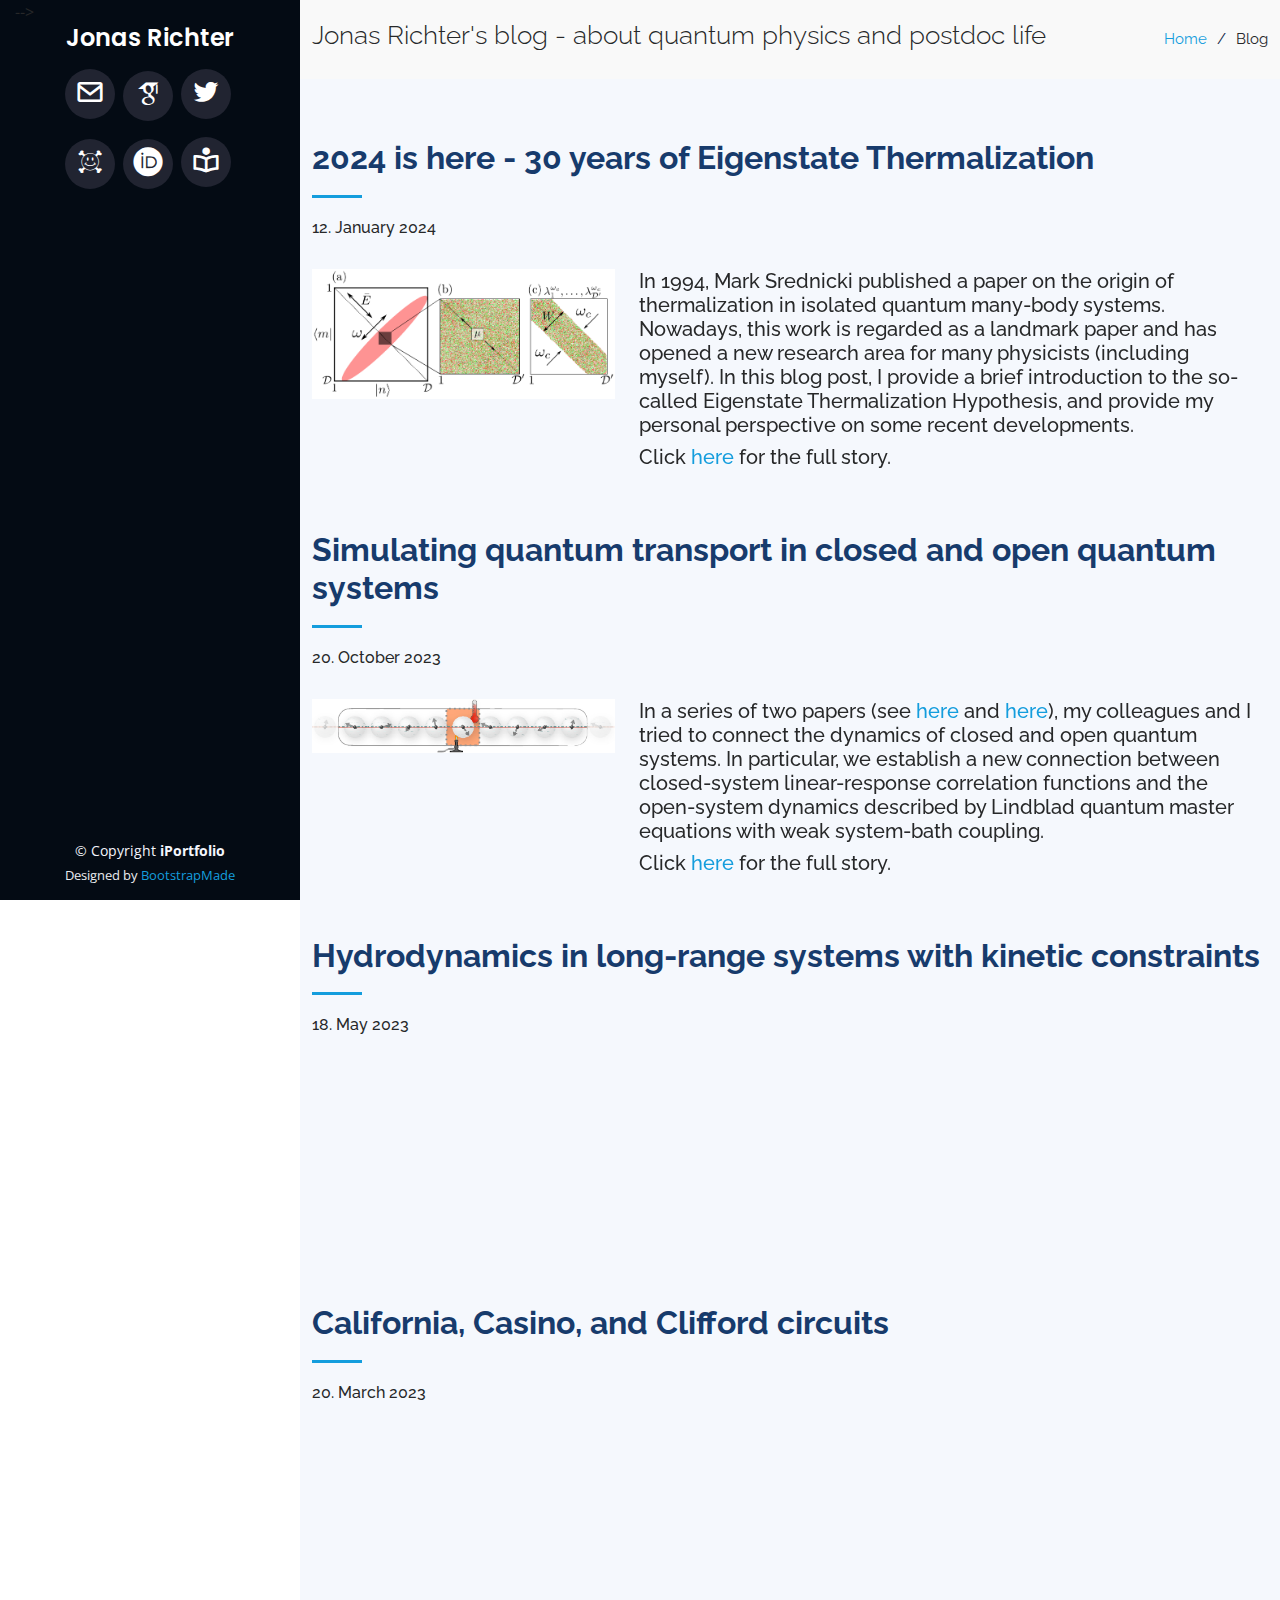
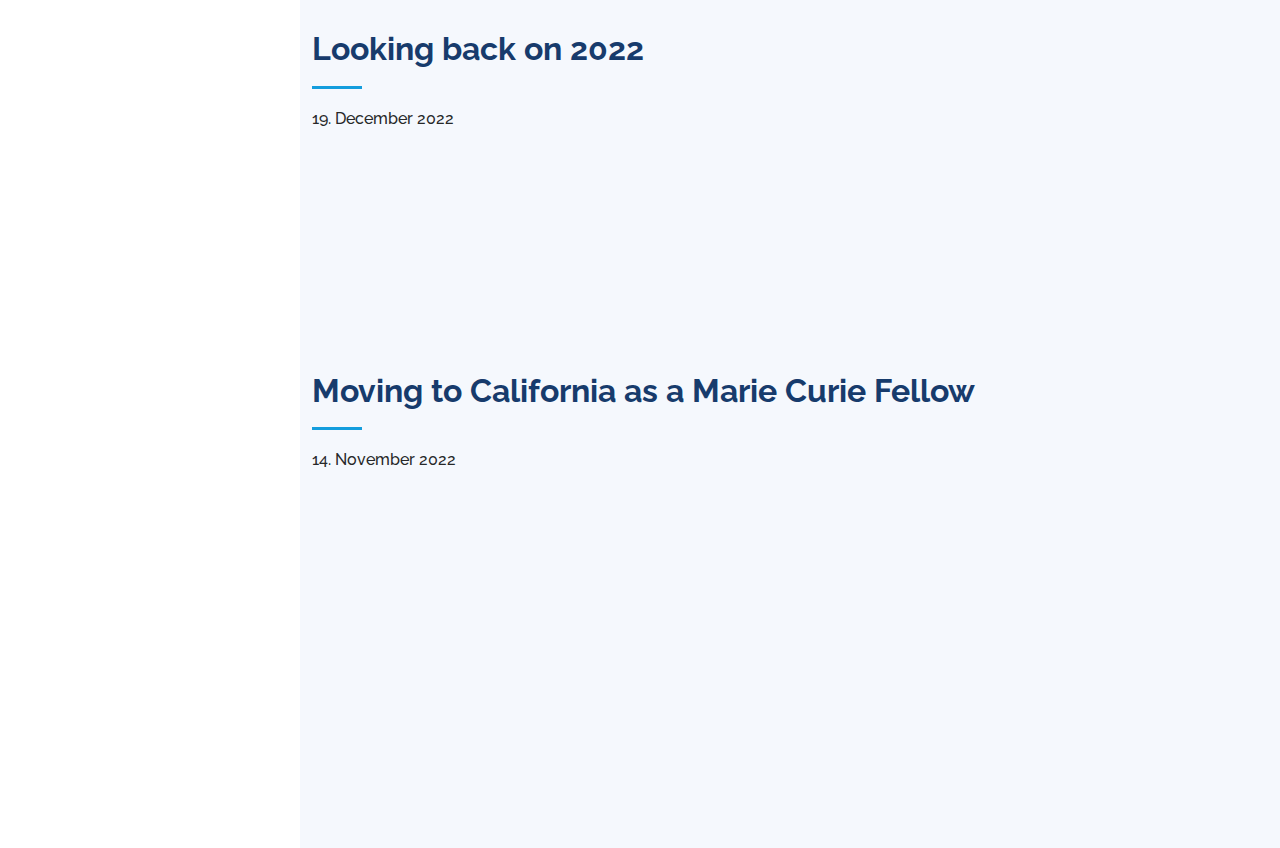
<file: blog.html>
<!DOCTYPE html>
<html lang="en">

<head>
  <meta charset="utf-8">
  <meta content="width=device-width, initial-scale=1.0" name="viewport">

  <title>Jonas Richter</title>
  <meta content="Homepage of Jonas Richter. Marie Curie Postdoctoral 
Fellow. Quantum many-body physics, condensed matter theory, and quantum 
information." name="description">
  <meta content="Jonas Richter, Richter, Jonas, Physik, 
Theoretical Physics,
Physics, Stanford, Stanford University, MSCA, LUH, Leipniz 
Universität Hannover, Hannover, University College London, London, UCL, 
University of Osnabrück, 
Universität 
Osnabrück, Osnabrück, Braunschweig, TU Braunschweig, condensed matter theory" 
name="keywords">
<meta name="google-site-verification" 
content="JtuLUUT7YrUuibYVgF51NXjV7yZfVscy3EeTbPbqxSA" />

  <!-- Favicons -->
  <link href="assets/img/favicon2.png" rel="icon">
  <link href="assets/img/apple-touch-icon.png" rel="apple-touch-icon">

  <!-- Google Fonts -->
  <link 
href="https://fonts.googleapis.com/css?family=Open+Sans:300,300i,400,400i,600,
600i,700,700i|Raleway:300,300i,400,400i,500,500i,600,600i,700,700i|Poppins:300,
300i,400,400i,500,500i,600,600i,700,700i" rel="stylesheet">

  <!-- Vendor CSS Files -->
  <link href="assets/vendor/aos/aos.css" rel="stylesheet">
  <link href="assets/vendor/bootstrap/css/bootstrap.min.css" rel="stylesheet">
  <link href="assets/vendor/bootstrap-icons/bootstrap-icons.css" 
rel="stylesheet">
  <link href="assets/vendor/boxicons/css/boxicons.min.css" rel="stylesheet">
  <link href="assets/vendor/glightbox/css/glightbox.min.css" rel="stylesheet">
  <link href="assets/vendor/swiper/swiper-bundle.min.css" rel="stylesheet">
  <link href="assets/vendor/academicons/css/academicons.css" rel="stylesheet">

  <!-- Template Main CSS File -->
  <link href="assets/css/style.css" rel="stylesheet">

  <!-- =======================================================
  * Template Name: iPortfolio - v3.0.1
  * Template URL: 
https://bootstrapmade.com/iportfolio-bootstrap-portfolio-websites-template/
  * Author: BootstrapMade.com
  
  * License: https://bootstrapmade.com/license/
  ======================================================== -->
</head>

<body>

    <!-- ======= Mobile nav toggle button ======= -->
  <i class="bi bi-list mobile-nav-toggle d-xl-none"></i>

  <!-- ======= Header ======= -->
  <header id="header">
    <div class="d-flex flex-column">

      <div class="profile">
     
   <!--     <img src="assets/img/Wimbledon.jpg" alt="" class="img-fluid 
rounded-circle"> --> -->
        <h1 class="text-light"><a href="index.html">Jonas Richter</a></h1>
        
    
        <div class="social-links mt-3 text-center">
             <a 
href="mailto:jonasr1@stanford.edu" 
class="linkedin"><i class="bx 
bx-envelope"></i></a> 
         <a href="https://scholar.google.de/citations?user=O7hvSkQAAAAJ&hl=de" 
class="linkedin"><i class="ai 
ai-google-scholar"></i></a> 
   <a href="https://twitter.com/richter_jonas_2" 
class="linkedin"><i class="bx bxl-twitter"></i></a> 
 </div>
 <div class="social-links mt-3 text-center">
          <a href="https://arxiv.org/a/richter_j_2.html" class="linkedin"><i 
class="ai 
ai-arxiv"></i></a> 
 <a href="https://orcid.org/0000-0003-2184-5275" class="linkedin"><i class="ai 
ai-orcid"></i></a> 
     <a href="blog.html" class="linkedin"><i 
class="bx 
bx-book-reader"></i></a> 
        </div>
   

      </div>
      </div>
  </header><!-- End Header -->

    

  <main id="main">

    <!-- ======= Breadcrumbs ======= -->
    <section class="breadcrumbs">
      <div class="container">

        <div class="d-flex justify-content-between align-items-center">
          <h2> Jonas Richter's blog - about quantum physics and postdoc life  
</h2>
          <ol>
            <li><a href="index.html">Home</a></li>
            <li>Blog</li>
          </ol>
        </div>

      </div>
    </section><!-- End Breadcrumbs -->

      <section id="about" class="resume section-bg">
      <div class="container">
      
       
      <div class="section-title">
          <h2>2024 is here - 30 years of Eigenstate Thermalization</h2>
            <h6> 12. January 2024 </h6>
            <br>
            
            <div class="row">
                 <div class="col-lg-4" data-aos="fade-right">
            <img src="assets/img/research/ETH_RMT.png" 
class="img-fluid max-width: 
50%" 
alt="">
          </div> 
          
           <div class="col-lg-8 pt-4 pt-lg-0 content" data-aos="fade-left">
            <h5> In 1994, Mark Srednicki published a paper on the origin of 
thermalization in isolated quantum many-body systems. Nowadays, this work is 
regarded as a landmark paper and has opened a new research area for many 
physicists (including myself). In this blog post, I provide a brief 
introduction to the so-called Eigenstate Thermalization Hypothesis, and provide 
my personal perspective on some recent developments.
</h5>
          <h5> Click 
<a 
href="blog_post_6.html"> here</a> for the full story. 
</h5>
 </div>
               </div>

        </div>

        <br>
      
      
      <div class="section-title">
          <h2>Simulating quantum transport in closed and open quantum 
systems</h2>
            <h6> 20. October 2023 </h6>
            <br>
            
            <div class="row">
                 <div class="col-lg-4" data-aos="fade-right">
            <img src="assets/img/research/OpenSystem.jpg" 
class="img-fluid max-width: 
50%" 
alt="">
          </div> 
          
           <div class="col-lg-8 pt-4 pt-lg-0 content" data-aos="fade-left">
            <h5> In a series of two papers (see <a 
href="https://arxiv.org/abs/2210.10528">here</a> and <a 
href="https://arxiv.org/abs/2303.00430">here</a>), my colleagues and I tried to 
connect the dynamics of closed and open quantum systems. In particular, we 
establish a new connection between closed-system linear-response correlation 
functions and the open-system dynamics described by Lindblad quantum master 
equations with weak system-bath coupling.
</h5>
          <h5> Click 
<a 
href="blog_post_5.html"> here</a> for the full story. 
</h5>
 </div>
               </div>

        </div>

        <br>
      
      
      
          <div class="section-title">
          <h2>Hydrodynamics in long-range systems with kinetic constraints</h2>
            <h6> 18. May 2023 </h6>
            <br>
            
            <div class="row">
                 <div class="col-lg-4" data-aos="fade-right">
            <img src="assets/img/research/LongRangeCOM.png" 
class="img-fluid max-width: 
50%" 
alt="">
          </div> 
          
           <div class="col-lg-8 pt-4 pt-lg-0 content" data-aos="fade-left">
            <h5> In the last few months, together with my collaborators Alan 
Morningstar and Nick O'Dea, we worked on a project studying the competition 
of long-range interactions and center-of-mass conservation, and their 
impact on transport properties of many-body systems. We published a paper that 
can be found on the <a href="https://arxiv.org/abs/2304.12354">arXiv</a>.   
</h5>
          <h5> Click 
<a 
href="blog_post_4.html"> here</a> for the full story. 
</h5>
 </div>
               </div>

        </div>

        <br>
      
    <div class="section-title">
          <h2>California, Casino, and Clifford circuits</h2>
            <h6> 20. March 2023 </h6>
            <br>
            
            <div class="row">
                  <div class="col-lg-4" data-aos="fade-right">
            <img src="assets/img/VoF.jpg" class="img-fluid max-width: 
50%" 
alt="">
          </div>
           <div class="col-lg-8 pt-4 pt-lg-0 content" data-aos="fade-left">
            <h5> In this blog post, I write about the rainy Californian winter, 
my time at the APS March Meeting in Las Vegas, and my research on random 
circuits that I recently published and presented in a talk.  
</h5>
          <h5> Click 
<a 
href="blog_post_3.html"> here</a> for the full story. 
</h5>
 </div>
               </div>

        </div>

        <br>
      
      <div class="section-title">
          <h2>Looking back on 2022</h2>
            <h6> 19. December 2022 </h6>
            <br>
            
            <div class="row">
                  <div class="col-lg-4" data-aos="fade-right">
            <img src="assets/img/Slovenia_2.jpg" class="img-fluid max-width: 
50%" 
alt="">
          </div>
           <div class="col-lg-8 pt-4 pt-lg-0 content" data-aos="fade-left">
            <h5> Christmas is around the corner and another busy year is coming 
to an end. I was fortunate to visit several exciting conferences and workshops 
and also managed to publish several manuscripts together with my collaborators. 
</h5>
          <h5> Click 
<a 
href="blog_post_2.html"> here</a> for the full story. 
</h5>
 </div>
               </div>

        </div>

        <br>
        
        <div class="section-title">
          <h2>Moving to California as a Marie Curie Fellow</h2>
            <h6> 14. November 2022 </h6>
            <br>
            
            <div class="row">
                  <div class="col-lg-4" data-aos="fade-right">
            <img src="assets/img/logo_combine.png" class="img-fluid max-width: 
50%" 
alt="">
          </div>
           <div class="col-lg-8 pt-4 pt-lg-0 content" data-aos="fade-left">
            <h5> Earlier this year, I was notified that my application for a  
Marie Sk&#322;odowska-Curie Postdoctoral Fellowship was successful,  
which will provide funding for my research for the next 2.5 years. This opens 
up the great opportunity to conduct research at Stanford University 
during the first phase, as well as at Leibniz Universität Hannover  
during the second phase. In this blog post, I write about my move from London 
to the US, tell you about some details of my Marie Curie project, and share 
some thoughts about the first two weeks in my new position. </h5>
          <h5> Click 
<a 
href="blog_post_1.html"> here</a> for the full story. 
</h5>
 </div>
               </div>

        </div>
        </div>
        
     <!--    <div class="container">
        <div class="section-title">
          <h2>Quantum physics</h2>
          <h6> Click 
<a 
href="https://"> here</a> for the full story. 
</h6>
        </div>
        </div>
        -->
        
        </section>

  </main><!-- End #main -->

  <!-- ======= Footer ======= -->
  <footer id="footer">
    <div class="container">
      <div class="copyright">
        &copy; Copyright <strong><span>iPortfolio</span></strong>
      </div>
      <div class="credits">
        <!-- All the links in the footer should remain intact. -->
        <!-- You can delete the links only if you purchased the pro version. -->
        <!-- Licensing information: https://bootstrapmade.com/license/ -->
        <!-- Purchase the pro version with working PHP/AJAX contact form: https://bootstrapmade.com/iportfolio-bootstrap-portfolio-websites-template/ -->
        Designed by <a href="https://bootstrapmade.com/">BootstrapMade</a>
      </div>
    </div>
  </footer><!-- End  Footer -->

  <a href="#" class="back-to-top d-flex align-items-center justify-content-center"><i class="bi bi-arrow-up-short"></i></a>

  <!-- Vendor JS Files -->
  <script src="assets/vendor/aos/aos.js"></script>
  <script src="assets/vendor/bootstrap/js/bootstrap.bundle.min.js"></script>
  <script src="assets/vendor/glightbox/js/glightbox.min.js"></script>
  <script src="assets/vendor/isotope-layout/isotope.pkgd.min.js"></script>
  <script src="assets/vendor/php-email-form/validate.js"></script>
  <script src="assets/vendor/purecounter/purecounter.js"></script>
  <script src="assets/vendor/swiper/swiper-bundle.min.js"></script>
  <script src="assets/vendor/typed.js/typed.min.js"></script>
  <script src="assets/vendor/waypoints/noframework.waypoints.js"></script>

  <!-- Template Main JS File -->
  <script src="assets/js/main.js"></script>

</body>

</html>
</file>
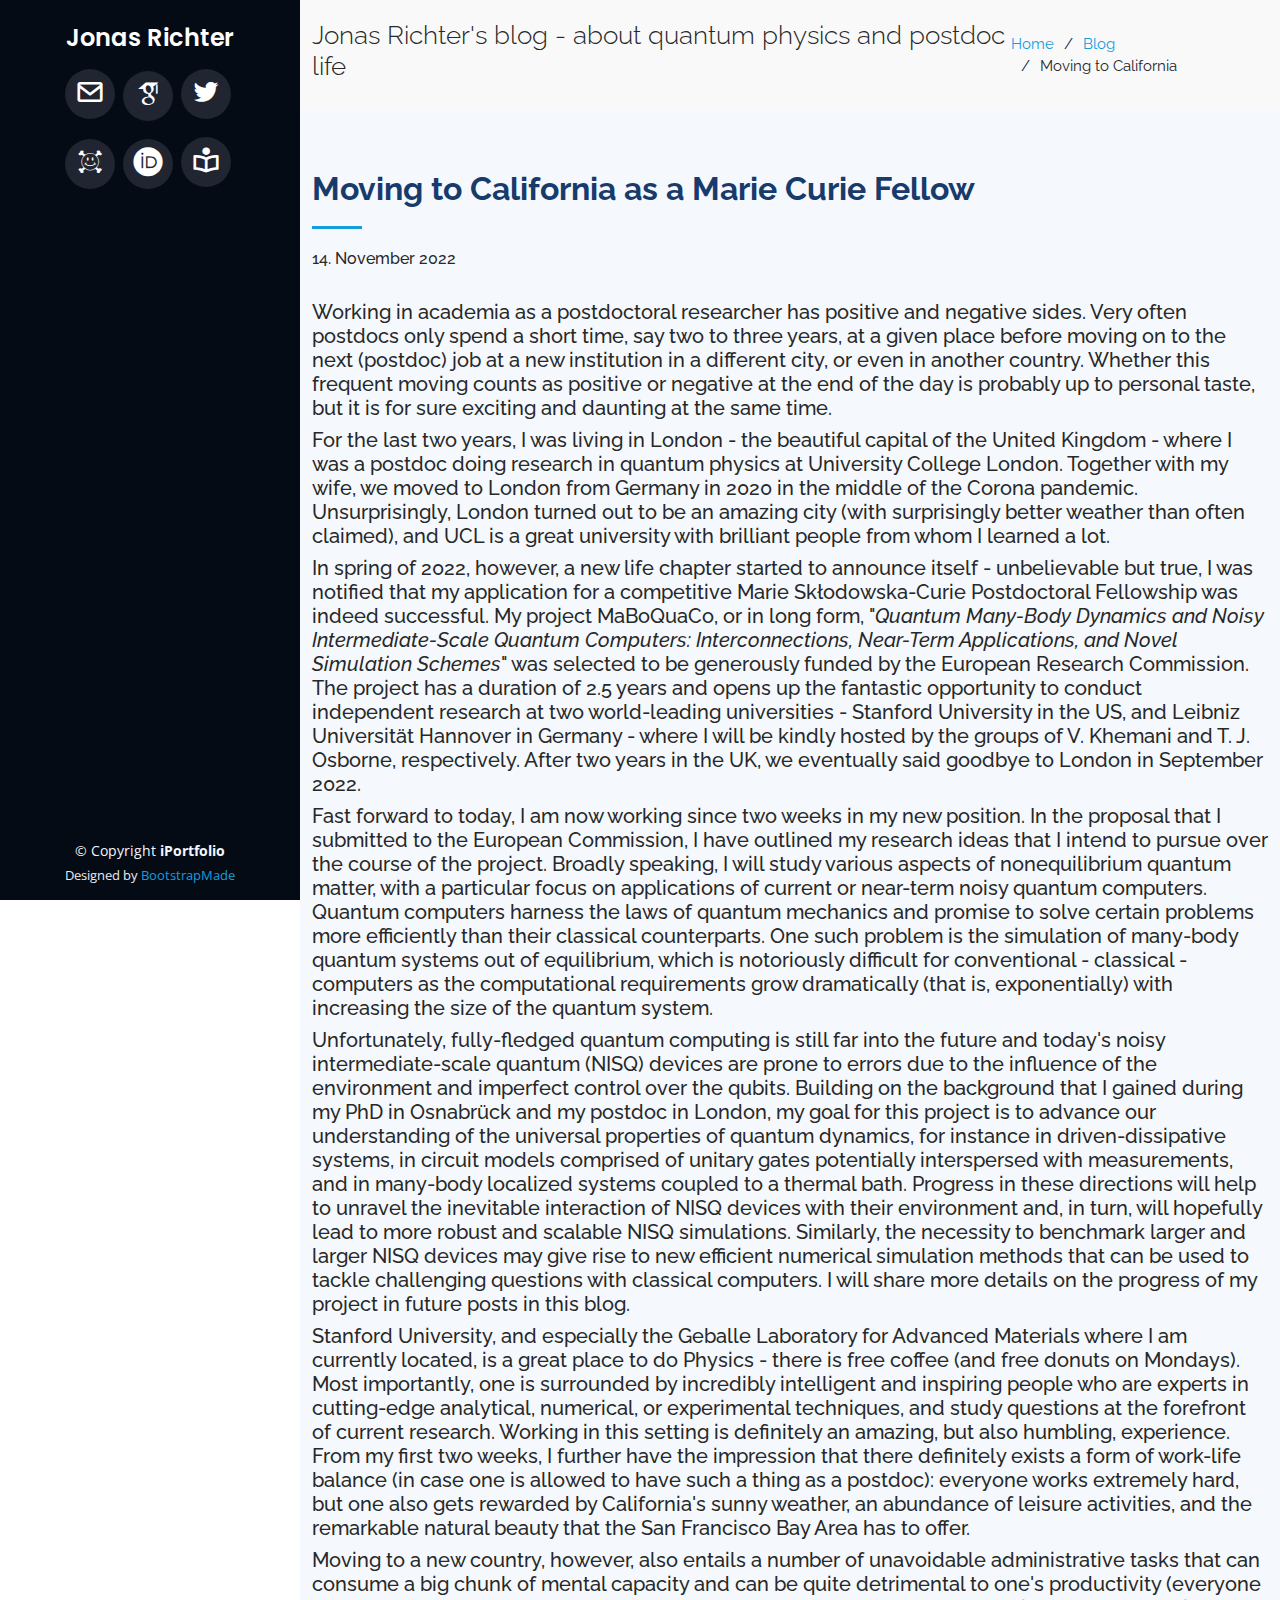
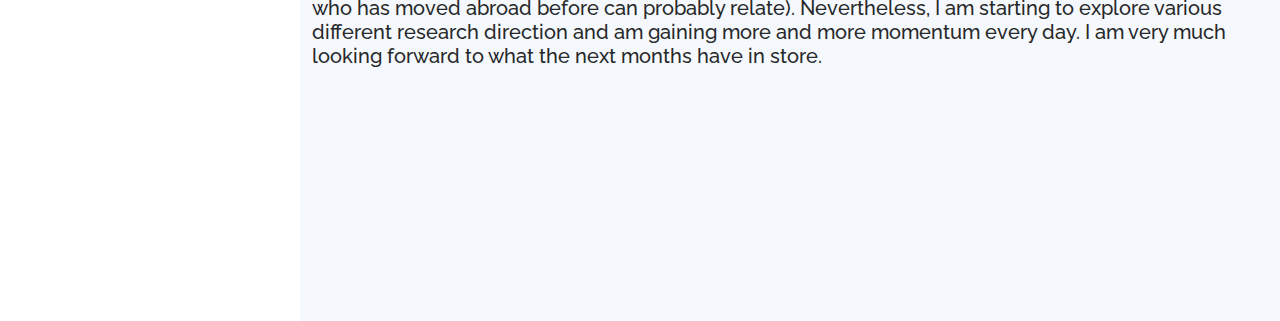
<file: blog_post_1.html>
<!DOCTYPE html>
<html lang="en">

<head>
  <meta charset="utf-8">
  <meta content="width=device-width, initial-scale=1.0" name="viewport">

  <title>Jonas Richter</title>
  <meta content="Homepage of Jonas Richter. Marie Curie Postdoctoral 
Fellow. Quantum many-body physics, condensed matter theory, and quantum 
information." name="description">
  <meta content="Jonas Richter, Richter, Jonas, Physik, 
Theoretical Physics,
Physics, Stanford, Stanford University, MSCA, LUH, Leipniz 
Universität Hannover, Hannover, University College London, London, UCL, 
University of Osnabrück, 
Universität 
Osnabrück, Osnabrück, Braunschweig, TU Braunschweig, condensed matter theory" 
name="keywords">
<meta name="google-site-verification" 
content="JtuLUUT7YrUuibYVgF51NXjV7yZfVscy3EeTbPbqxSA" />

  <!-- Favicons -->
  <link href="assets/img/favicon2.png" rel="icon">
  <link href="assets/img/apple-touch-icon.png" rel="apple-touch-icon">

  <!-- Google Fonts -->
  <link 
href="https://fonts.googleapis.com/css?family=Open+Sans:300,300i,400,400i,600,
600i,700,700i|Raleway:300,300i,400,400i,500,500i,600,600i,700,700i|Poppins:300,
300i,400,400i,500,500i,600,600i,700,700i" rel="stylesheet">

  <!-- Vendor CSS Files -->
  <link href="assets/vendor/aos/aos.css" rel="stylesheet">
  <link href="assets/vendor/bootstrap/css/bootstrap.min.css" rel="stylesheet">
  <link href="assets/vendor/bootstrap-icons/bootstrap-icons.css" 
rel="stylesheet">
  <link href="assets/vendor/boxicons/css/boxicons.min.css" rel="stylesheet">
  <link href="assets/vendor/glightbox/css/glightbox.min.css" rel="stylesheet">
  <link href="assets/vendor/swiper/swiper-bundle.min.css" rel="stylesheet">
  <link href="assets/vendor/academicons/css/academicons.css" rel="stylesheet">

  <!-- Template Main CSS File -->
  <link href="assets/css/style.css" rel="stylesheet">

  <!-- =======================================================
  * Template Name: iPortfolio - v3.0.1
  * Template URL: 
https://bootstrapmade.com/iportfolio-bootstrap-portfolio-websites-template/
  * Author: BootstrapMade.com
  
  * License: https://bootstrapmade.com/license/
  ======================================================== -->
</head>

<body>

    <!-- ======= Mobile nav toggle button ======= -->
  <i class="bi bi-list mobile-nav-toggle d-xl-none"></i>

  <!-- ======= Header ======= -->
  <header id="header">
    <div class="d-flex flex-column">

      <div class="profile">
      <br>
      <!--  <img src="assets/img/Cornwall_1.JPG" alt="" class="img-fluid 
rounded"> -->
        <h1 class="text-light"><a href="index.html">Jonas Richter</a></h1>
        
    
        <div class="social-links mt-3 text-center">
             <a 
href="mailto:jonasr1@stanford.edu" 
class="linkedin"><i class="bx 
bx-envelope"></i></a> 
         <a href="https://scholar.google.de/citations?user=O7hvSkQAAAAJ&hl=de" 
class="linkedin"><i class="ai 
ai-google-scholar"></i></a> 
   <a href="https://twitter.com/richter_jonas_2" 
class="linkedin"><i class="bx bxl-twitter"></i></a> 
 </div>
 <div class="social-links mt-3 text-center">
          <a href="https://arxiv.org/a/richter_j_2.html" class="linkedin"><i 
class="ai 
ai-arxiv"></i></a> 
 <a href="https://orcid.org/0000-0003-2184-5275" class="linkedin"><i class="ai 
ai-orcid"></i></a> 
  <a href="blog.html" class="linkedin"><i 
class="bx 
bx-book-reader"></i></a> 
        </div>
      </div>
      </div>
  </header><!-- End Header -->

    

  <main id="main">

    <!-- ======= Breadcrumbs ======= -->
    <section class="breadcrumbs">
      <div class="container">

        <div class="d-flex justify-content-between align-items-center">
          <h2> Jonas Richter's blog - about quantum physics and postdoc life 
</h2>
          <ol>
            <li><a href="index.html">Home</a></li>
            <li><a href="blog.html">Blog</a></li>
            <li>Moving to California</li>
          </ol>
        </div>

      </div>
    </section><!-- End Breadcrumbs -->

      <section id="about" class="resume section-bg">
      <div class="container">

        <div class="section-title">
          <h2> Moving to California as a Marie Curie Fellow </h2>
          <h6> 14. November 2022 </h6>
          <br> 
          <h5> Working in academia as a postdoctoral researcher has positive 
and negative sides. Very often postdocs only 
spend a short time, say two to three years, at a given place before moving on 
to the next (postdoc) job at a new institution in a different city, or 
even in another country. Whether this frequent moving counts as positive or 
negative at the end of the day is probably up to personal taste, but it is for 
sure exciting and daunting at the same time. </h5>
<h5>For the last two years, I was 
living in London - the beautiful capital of the United Kingdom - where I was 
a postdoc doing research in quantum physics at University College London. 
Together with 
my wife, we moved to London from Germany in 2020 in the middle of the Corona 
pandemic. Unsurprisingly, London turned out to be an amazing city (with 
surprisingly better weather than often claimed), and UCL is a great university 
with brilliant people from whom I learned a lot.</h5> 
<h5>In spring of 2022, 
however, a 
new life chapter started to announce itself - unbelievable but true, I was 
notified that my application for a competitive Marie Sk&#322;odowska-Curie 
Postdoctoral Fellowship was indeed successful. My project MaBoQuaCo, or in long 
form,
"<i>Quantum Many-Body Dynamics and Noisy Intermediate-Scale Quantum Computers: 
Interconnections, Near-Term Applications, and Novel Simulation Schemes</i>" was 
selected to be generously funded by the European Research Commission. The 
project has a duration of 2.5 years and opens up the fantastic opportunity to 
conduct independent research at two world-leading universities - Stanford 
University in the US, and Leibniz Universität Hannover in Germany - where I 
will be kindly hosted by the groups of V. Khemani and T. J. Osborne, 
respectively. After two years in the UK, we eventually said goodbye to 
London in September 2022. </h5>
          
<h5> Fast forward to today, I am now working since two weeks in my new 
position. In the proposal that I submitted to 
the European Commission, I have outlined my research ideas that I intend to 
pursue over the course of the project. Broadly speaking, I will study various 
aspects of nonequilibrium quantum matter, with a particular focus on 
applications of current or near-term noisy quantum computers. Quantum computers 
harness the laws of quantum mechanics and promise to solve certain problems more 
efficiently than their classical counterparts. One such problem is the 
simulation of many-body quantum systems out of equilibrium, which is notoriously 
difficult for conventional - classical - computers as the computational 
requirements grow dramatically (that is, exponentially) with increasing the size 
of the quantum system. </h5>

<h5>Unfortunately, fully-fledged quantum computing is still 
far into the future and today's noisy intermediate-scale quantum (NISQ) devices 
are prone to errors due to the influence of the environment and imperfect 
control over the qubits. Building on the background that I 
gained during my PhD in Osnabrück and my postdoc in London, my 
goal for this project is to advance our understanding of the universal 
properties of quantum dynamics, for instance in driven-dissipative systems, in 
circuit models comprised of unitary gates potentially interspersed 
with measurements, and in many-body localized systems coupled to a 
thermal bath. Progress in these directions will help to unravel the 
inevitable interaction of NISQ devices with their environment and, in turn, will
hopefully lead to more robust and scalable NISQ simulations. Similarly, the 
necessity to benchmark larger and larger NISQ devices may give rise to new 
efficient numerical simulation methods that can be used to tackle 
challenging questions with classical computers. I will share more details on 
the progress of my 
project in future posts in this blog.     
</h5>

<h5> Stanford University, and especially the Geballe Laboratory for Advanced 
Materials where I am currently located, is a great place to do Physics - there 
is free 
coffee (and free donuts on Mondays). Most importantly, one is surrounded by 
incredibly intelligent and inspiring people who are experts in cutting-edge 
analytical, numerical, or experimental techniques, and study questions at the 
forefront of current research. Working in this setting is definitely an 
amazing, but also humbling, 
experience. From my first two weeks, I further have the impression that 
there 
definitely exists a form of work-life balance (in case one is allowed to have 
such a thing as a postdoc): everyone works extremely hard, but one 
also gets rewarded by California's sunny weather, an abundance of leisure 
activities, and the remarkable natural beauty that the San Francisco 
Bay Area has to offer.</h5> 

<h5>Moving to a new country, however, also entails a 
number 
of unavoidable administrative tasks that can consume a big chunk of mental 
capacity and can be quite detrimental to one's productivity (everyone who 
has moved abroad before can probably relate). Nevertheless, I am starting to
explore various different research direction and am gaining more and 
more momentum every day. I am very much looking forward to what the next months 
have in store. 
</h5> 
        </div>
        </div>
        
        
         <div class="container">

        <div class="section-title">
                <div class="row">
                  <div class="col-lg-4" data-aos="fade-right">
            <img src="assets/img/logo_combine.png" class="img-fluid max-width: 
60%" 
alt="">
                 </div>
               </div>
       </div>
        
        </section>

  </main><!-- End #main -->

  <!-- ======= Footer ======= -->
  <footer id="footer">
    <div class="container">
      <div class="copyright">
        &copy; Copyright <strong><span>iPortfolio</span></strong>
      </div>
      <div class="credits">
        <!-- All the links in the footer should remain intact. -->
        <!-- You can delete the links only if you purchased the pro version. -->
        <!-- Licensing information: https://bootstrapmade.com/license/ -->
        <!-- Purchase the pro version with working PHP/AJAX contact form: https://bootstrapmade.com/iportfolio-bootstrap-portfolio-websites-template/ -->
        Designed by <a href="https://bootstrapmade.com/">BootstrapMade</a>
      </div>
    </div>
  </footer><!-- End  Footer -->

  <a href="#" class="back-to-top d-flex align-items-center justify-content-center"><i class="bi bi-arrow-up-short"></i></a>

  <!-- Vendor JS Files -->
  <script src="assets/vendor/aos/aos.js"></script>
  <script src="assets/vendor/bootstrap/js/bootstrap.bundle.min.js"></script>
  <script src="assets/vendor/glightbox/js/glightbox.min.js"></script>
  <script src="assets/vendor/isotope-layout/isotope.pkgd.min.js"></script>
  <script src="assets/vendor/php-email-form/validate.js"></script>
  <script src="assets/vendor/purecounter/purecounter.js"></script>
  <script src="assets/vendor/swiper/swiper-bundle.min.js"></script>
  <script src="assets/vendor/typed.js/typed.min.js"></script>
  <script src="assets/vendor/waypoints/noframework.waypoints.js"></script>

  <!-- Template Main JS File -->
  <script src="assets/js/main.js"></script>

</body>

</html>
</file>
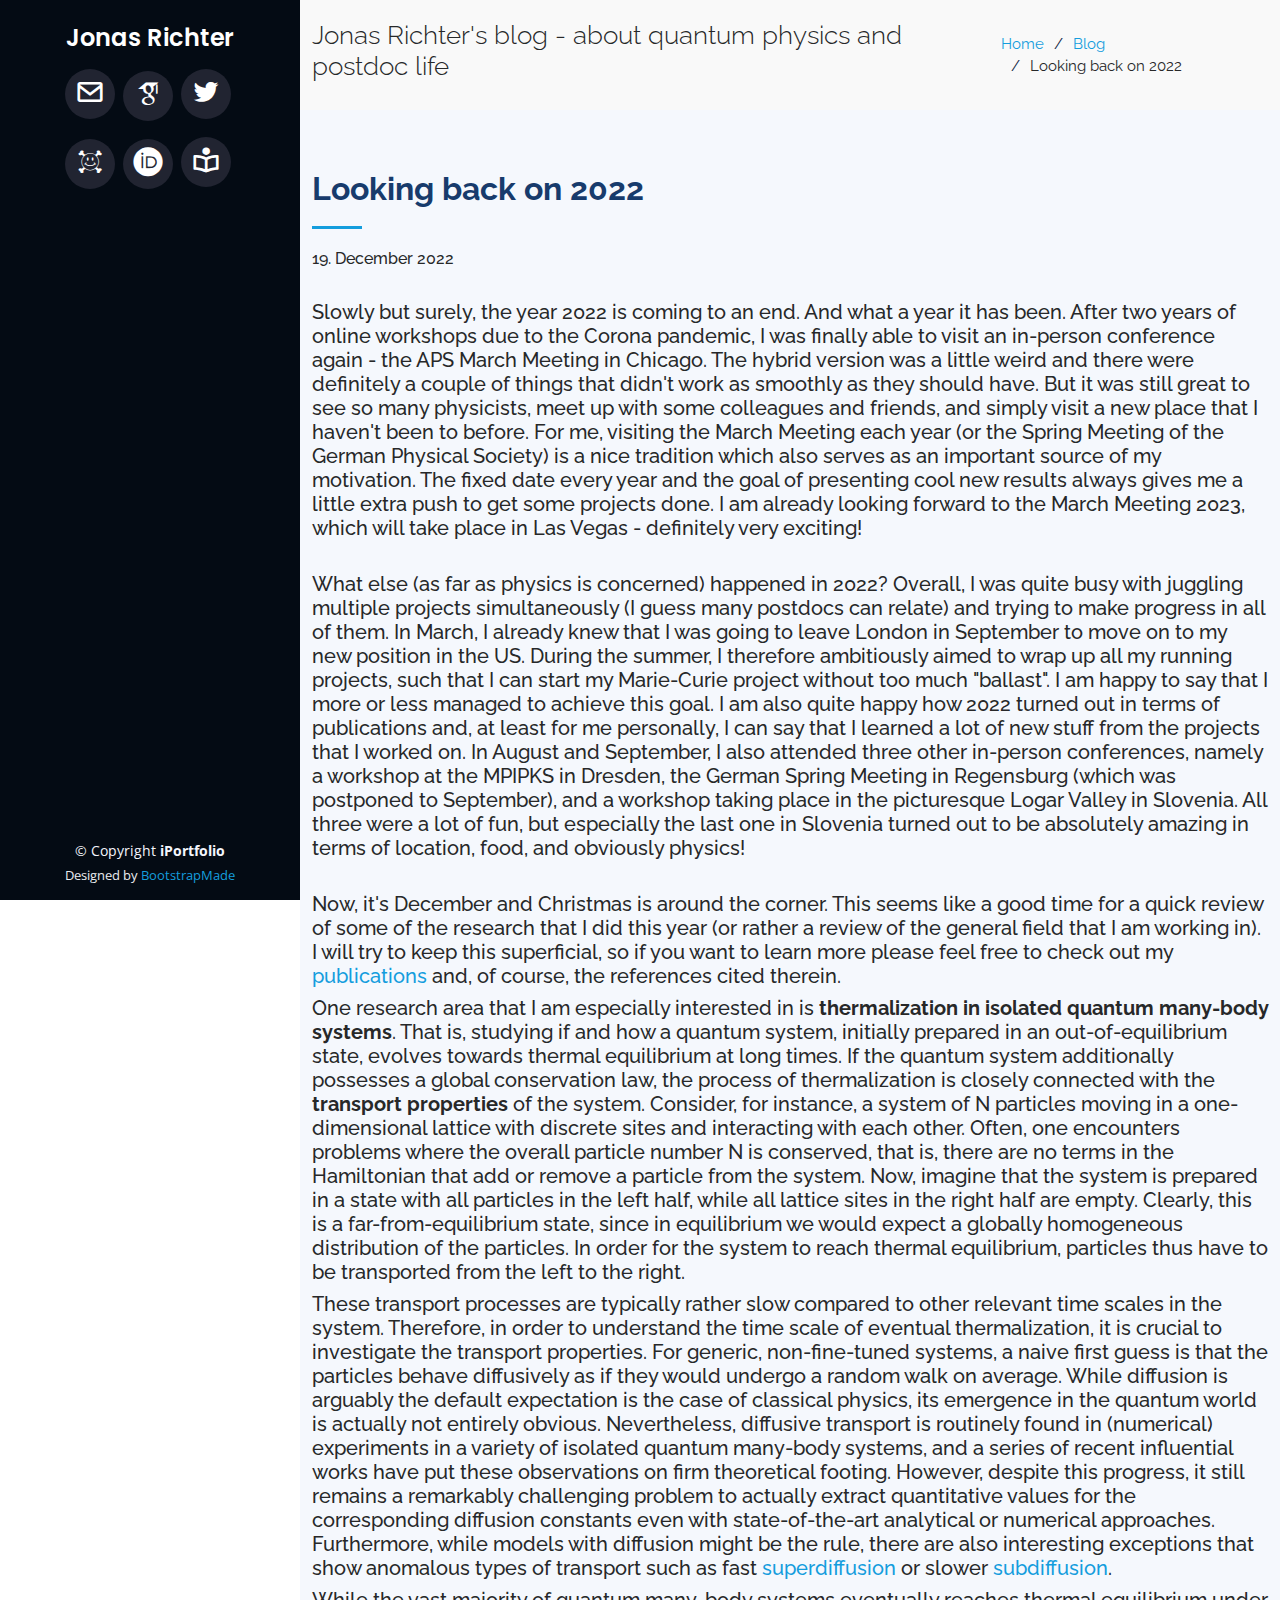
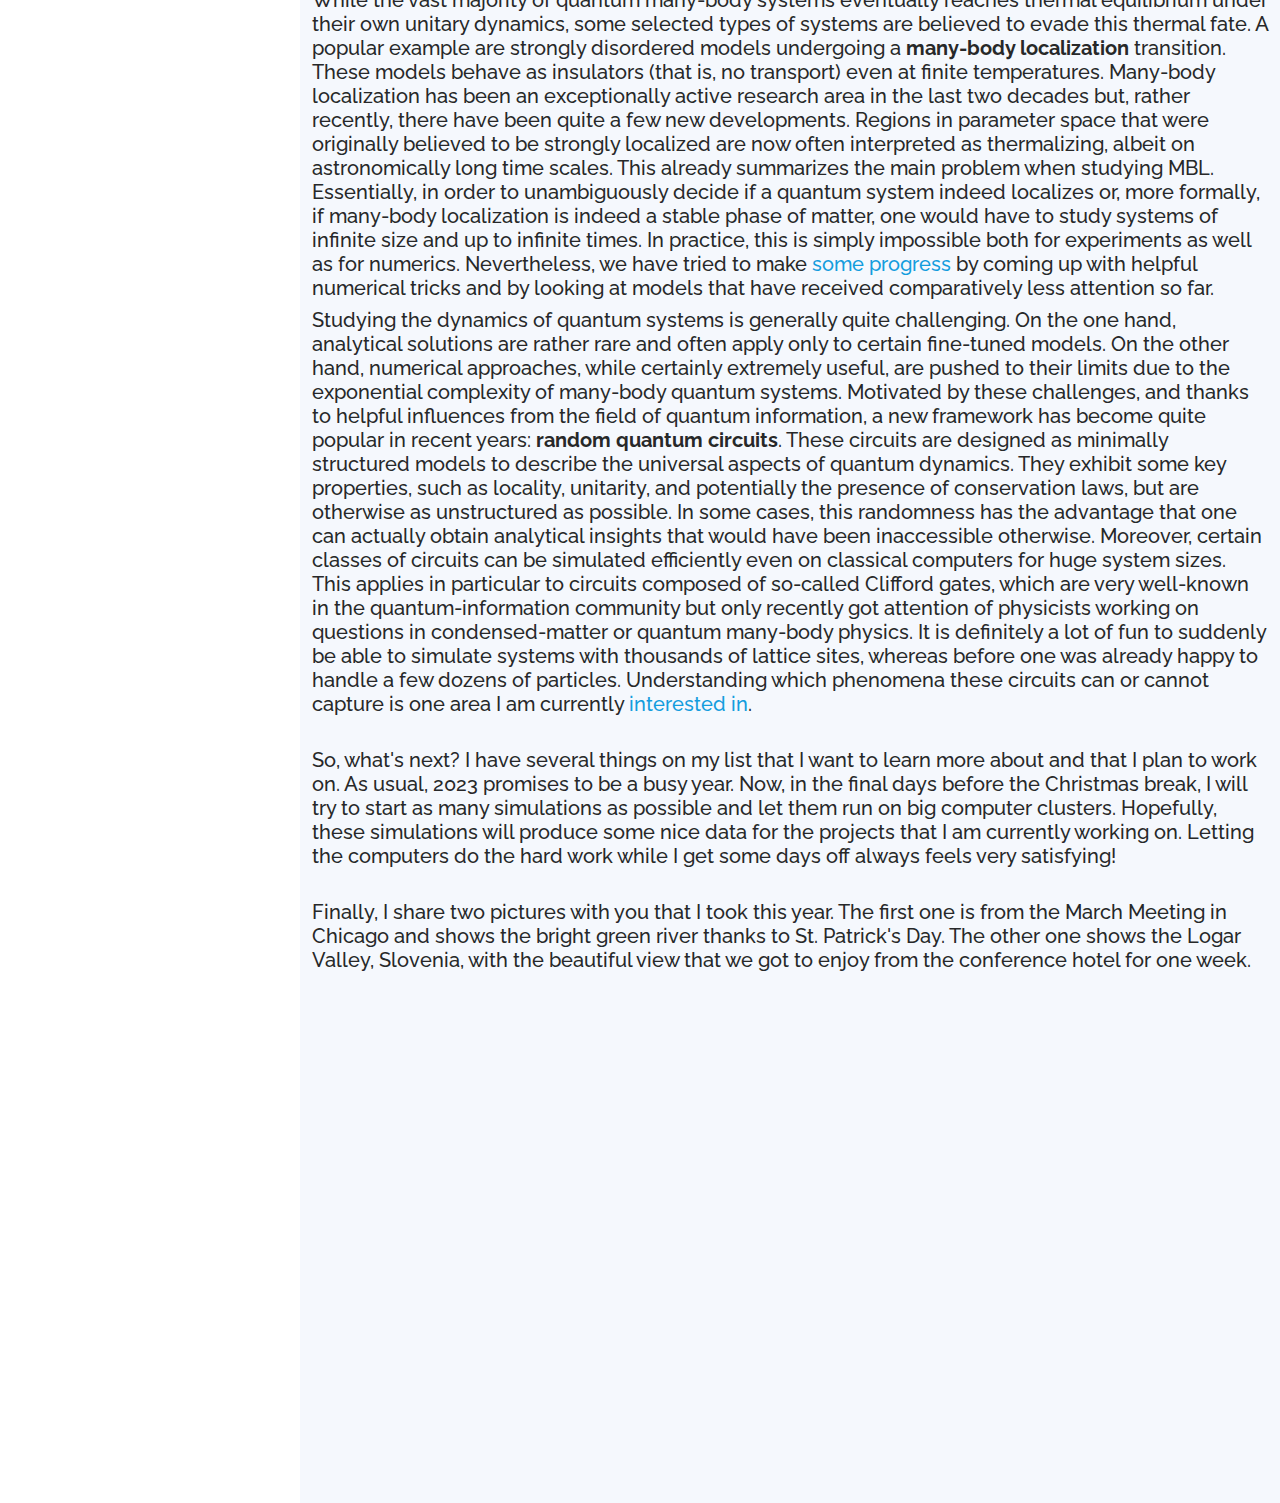
<file: blog_post_2.html>
<!DOCTYPE html>
<html lang="en">

<head>
  <meta charset="utf-8">
  <meta content="width=device-width, initial-scale=1.0" name="viewport">

  <title>Jonas Richter</title>
  <meta content="Homepage of Jonas Richter. Marie Curie Postdoctoral 
Fellow. Quantum many-body physics, condensed matter theory, and quantum 
information." name="description">
  <meta content="Jonas Richter, Richter, Jonas, Physik, 
Theoretical Physics,
Physics, Stanford, Stanford University, MSCA, LUH, Leipniz 
Universität Hannover, Hannover, University College London, London, UCL, 
University of Osnabrück, 
Universität 
Osnabrück, Osnabrück, Braunschweig, TU Braunschweig, condensed matter theory" 
name="keywords">
<meta name="google-site-verification" 
content="JtuLUUT7YrUuibYVgF51NXjV7yZfVscy3EeTbPbqxSA" />

  <!-- Favicons -->
  <link href="assets/img/favicon2.png" rel="icon">
  <link href="assets/img/apple-touch-icon.png" rel="apple-touch-icon">

  <!-- Google Fonts -->
  <link 
href="https://fonts.googleapis.com/css?family=Open+Sans:300,300i,400,400i,600,
600i,700,700i|Raleway:300,300i,400,400i,500,500i,600,600i,700,700i|Poppins:300,
300i,400,400i,500,500i,600,600i,700,700i" rel="stylesheet">

  <!-- Vendor CSS Files -->
  <link href="assets/vendor/aos/aos.css" rel="stylesheet">
  <link href="assets/vendor/bootstrap/css/bootstrap.min.css" rel="stylesheet">
  <link href="assets/vendor/bootstrap-icons/bootstrap-icons.css" 
rel="stylesheet">
  <link href="assets/vendor/boxicons/css/boxicons.min.css" rel="stylesheet">
  <link href="assets/vendor/glightbox/css/glightbox.min.css" rel="stylesheet">
  <link href="assets/vendor/swiper/swiper-bundle.min.css" rel="stylesheet">
  <link href="assets/vendor/academicons/css/academicons.css" rel="stylesheet">

  <!-- Template Main CSS File -->
  <link href="assets/css/style.css" rel="stylesheet">

  <!-- =======================================================
  * Template Name: iPortfolio - v3.0.1
  * Template URL: 
https://bootstrapmade.com/iportfolio-bootstrap-portfolio-websites-template/
  * Author: BootstrapMade.com
  
  * License: https://bootstrapmade.com/license/
  ======================================================== -->
</head>

<body>

    <!-- ======= Mobile nav toggle button ======= -->
  <i class="bi bi-list mobile-nav-toggle d-xl-none"></i>

  <!-- ======= Header ======= -->
  <header id="header">
    <div class="d-flex flex-column">

      <div class="profile">
      <br>
      <!--  <img src="assets/img/Cornwall_1.JPG" alt="" class="img-fluid 
rounded"> -->
        <h1 class="text-light"><a href="index.html">Jonas Richter</a></h1>
        
    
        <div class="social-links mt-3 text-center">
             <a 
href="mailto:jonasr1@stanford.edu" 
class="linkedin"><i class="bx 
bx-envelope"></i></a> 
         <a href="https://scholar.google.de/citations?user=O7hvSkQAAAAJ&hl=de" 
class="linkedin"><i class="ai 
ai-google-scholar"></i></a> 
   <a href="https://twitter.com/richter_jonas_2" 
class="linkedin"><i class="bx bxl-twitter"></i></a> 
 </div>
 <div class="social-links mt-3 text-center">
          <a href="https://arxiv.org/a/richter_j_2.html" class="linkedin"><i 
class="ai 
ai-arxiv"></i></a> 
 <a href="https://orcid.org/0000-0003-2184-5275" class="linkedin"><i class="ai 
ai-orcid"></i></a> 
  <a href="blog.html" class="linkedin"><i 
class="bx 
bx-book-reader"></i></a> 
        </div>
      </div>
      </div>
  </header><!-- End Header -->

    

  <main id="main">

    <!-- ======= Breadcrumbs ======= -->
    <section class="breadcrumbs">
      <div class="container">

        <div class="d-flex justify-content-between align-items-center">
          <h2> Jonas Richter's blog - about quantum physics and postdoc life 
</h2>
          <ol>
            <li><a href="index.html">Home</a></li>
            <li><a href="blog.html">Blog</a></li>
            <li>Looking back on 2022</li>
          </ol>
        </div>

      </div>
    </section><!-- End Breadcrumbs -->

      <section id="about" class="resume section-bg">
      <div class="container">

        <div class="section-title">
          <h2> Looking back on 2022 </h2>
          <h6> 19. December 2022 </h6>
          <br>
         
          <h5> Slowly but surely, the year 2022 is 
coming to an end. 
And what a year it has been. After two years of online workshops due 
to the Corona pandemic, I was finally able to visit an in-person conference 
again - the APS March Meeting in Chicago. The hybrid version was a little weird 
and there were definitely a couple of things that didn't work as 
smoothly as they should have. But it was still great to see so many 
physicists, 
meet up with some colleagues and friends, and simply visit a new place that I 
haven't been to before. For me, visiting the March Meeting each year (or the 
Spring Meeting of the German Physical Society) is a nice 
tradition which also serves as an important source of my motivation. The 
fixed date every year and the goal of presenting cool new results 
always gives me a little extra push to get some projects done. I am 
already looking forward to the March Meeting 2023, which will take place in 
Las Vegas - definitely very exciting! </h5> 
<br>
<h5> What else (as far as physics is concerned) happened in 2022? Overall, I 
was quite busy with juggling multiple projects simultaneously (I guess 
many postdocs can relate) and trying to make progress in all of them. In March, 
I already knew that I was going to leave London in September to move on to my 
new 
position in the US. During the summer, I therefore ambitiously aimed to 
wrap up all my running projects, such that I can start my 
Marie-Curie project without too much "ballast". I am happy to say that I more 
or less managed to achieve this goal. I am also quite happy how 2022 
turned out in terms of publications and, at least for me personally, I can say 
that I learned a lot of new stuff from the projects that I worked on. In August 
and September, I also attended three other in-person conferences, 
namely a workshop at the MPIPKS in Dresden, the German Spring Meeting in 
Regensburg (which was postponed to September), and a workshop taking place 
in the picturesque Logar Valley in Slovenia. All three were a lot of fun, but 
especially the last one in Slovenia turned out to be absolutely 
amazing in terms of location, food, and obviously physics! 
</h5>
<br>
<h5>
Now, it's December and Christmas is around the corner. This seems 
like a good time for a quick review of some of the research that I did this 
year (or rather a review of the general field that I am working in). I will 
try to keep this superficial, so if you want to learn more please feel 
free to check out my <a 
href="https://jonasrichter.github.io/#publications">publications</a> and, of 
course, the references cited therein. </h5>
  
  <!-- <h5> <b>Transport in low-dimensional spin chains</b>  </h5> -->
<h5>One research area that I am especially interested in is <b>thermalization 
in 
isolated quantum many-body systems</b>. That is, studying if and how a quantum 
system, initially prepared in an out-of-equilibrium state, evolves towards 
thermal equilibrium at long times. If the quantum system additionally 
possesses 
a global conservation law, the process of thermalization is closely 
connected with the <b>transport properties</b> of the system. Consider, for 
instance, 
a system of N particles moving in 
a one-dimensional lattice with discrete sites and interacting with 
each 
other. Often, one encounters problems where the overall particle number N 
is conserved, that is, there are no terms in the Hamiltonian that add or remove 
a particle from the system. Now, imagine that the system is prepared in a state 
with all particles in the left half, while all lattice sites in the right half
are empty. Clearly, this is a far-from-equilibrium state, since in 
equilibrium we would expect a globally homogeneous distribution of the 
particles. In order for the system to reach thermal equilibrium, particles thus 
have to be transported from the left to the right. </h5>

<h5>
These transport processes 
are typically rather slow compared to other relevant time scales in the system. 
Therefore, in order to understand the time scale of eventual thermalization, 
it is crucial to investigate the transport properties. For generic, 
non-fine-tuned systems, a naive first guess is that the particles behave 
diffusively as if they would undergo a random walk on average. While diffusion 
is arguably the default expectation is the case of classical physics, its 
emergence in the quantum world is actually not entirely obvious. Nevertheless, 
diffusive transport is 
routinely found in (numerical) experiments in a variety of isolated quantum 
many-body systems, and a series of recent influential works have put these 
observations on firm theoretical footing. However, despite this progress, it 
still remains a remarkably challenging problem to actually extract quantitative 
values for the corresponding diffusion constants even with state-of-the-art 
analytical or numerical approaches. Furthermore, while models with diffusion 
might be the rule, there are also interesting exceptions that show anomalous 
types of transport such as fast <a href="https://arxiv.org/abs/2205.06309"> 
superdiffusion</a> or slower <a href="https://arxiv.org/abs/2107.13612"> 
subdiffusion</a>. </h5> 

<!--<h5>
Interestingly, diffusion is not the only type of transport that can 
occur in a quantum system. Notably, there exist models that exhibit certain 
kinetic constraints, which can act as bottlenecks and slow down the transport. 
In such models, slow anomalous subdiffusion can emerge where, depending on the 
specific form of the constraints. In addition, while many models 
only have short-ranged (say nearest-neighbor) interactions, long-range 
interactions 
where the strength of the interaction decays as a power-law in space. In 
particular, if     </h5> -->
  
 <!--  <h5> <b>Many-body localization</b>  </h5> -->
 <h5>While the vast majority of quantum many-body systems eventually reaches 
thermal equilibrium under their own unitary dynamics, some selected types of 
systems are believed to evade this thermal fate. A popular example are 
strongly disordered models undergoing a <b>many-body localization</b> 
transition. These models behave as insulators (that is, no transport) even at 
finite temperatures.   
Many-body localization has been an exceptionally active research area in the 
last 
two decades but, rather recently, there have been quite a few new developments. 
Regions in parameter space that were originally believed to be strongly 
localized are now often interpreted as thermalizing, albeit on astronomically 
long time scales. This already summarizes the main problem when studying MBL. 
Essentially, in order to unambiguously decide if a quantum system indeed 
localizes or, more formally, if many-body localization is indeed a stable phase 
of matter, one would have to study 
systems of infinite size and up to infinite times. In practice, this is simply 
impossible both for experiments as well as for numerics. Nevertheless, we have 
tried to make <a 
href="https://arxiv.org/abs/2202.10498">some progress</a> by coming up with 
helpful numerical tricks and by looking at models that have received 
comparatively less attention so far. </h5>
   
 <!--   <h5> <b>Random circuit models</b>  </h5> -->
<h5>Studying the dynamics of quantum systems is generally quite challenging. 
On the one hand, analytical solutions are rather rare and often apply only 
to certain fine-tuned models. On the other hand, numerical approaches, 
while certainly extremely useful, are pushed to their limits due to 
the exponential complexity of many-body quantum systems. Motivated by these 
challenges, and thanks to helpful influences from the field of quantum 
information, a new framework has become quite popular in recent years: 
<b>random quantum circuits</b>. These circuits are designed as minimally 
structured 
models to describe the universal aspects of quantum dynamics. They exhibit some 
key properties, such 
as locality, unitarity, and potentially the presence of conservation laws, 
but are otherwise as unstructured as possible. In some cases, this 
randomness has the advantage that one can actually obtain analytical insights 
that would have been inaccessible otherwise. Moreover, certain classes of 
circuits can be simulated efficiently even on classical computers for huge 
system sizes. This applies in particular to circuits composed of so-called 
Clifford gates, which are very well-known in the quantum-information community 
but only recently got attention of physicists working on questions in 
condensed-matter or quantum many-body physics. It is definitely a lot of fun to 
suddenly be able to 
simulate systems with thousands of lattice sites, whereas before one was 
already happy to handle a few dozens of particles. Understanding which 
phenomena these circuits can or cannot capture is one area I am currently 
<a href="https://arxiv.org/abs/2210.10129">interested in</a>.</h5>
 <br>
 <h5> So, what's next? I have several things on my list that I want to learn 
more about and that I plan to work on. As usual, 2023 
promises to be a busy year. Now, in the final days before the Christmas break, 
I will try to start as many simulations as possible and let them run on big 
computer clusters. Hopefully, these simulations will produce some nice data 
for the projects that I am currently working 
on. Letting 
the computers do the hard work while I get some days off always feels very 
satisfying!  </h5>
<br>
<h5>Finally, I share two pictures with you that I took this year. The first one 
is from the March Meeting in Chicago and shows the bright green river thanks 
to St. Patrick's Day. The other one shows the Logar Valley, Slovenia, with the 
beautiful 
view that we got to enjoy from the conference hotel for one week. 
        </div>
        </div>
        
        
         <div class="container">

        <div class="section-title">
                <div class="row">
                  <div class="col-lg-4" data-aos="fade-right">
            <img src="assets/img/Chicago.jpg" class="img-fluid max-width: 
45%" 
alt=""> </div>
 <div class="col-lg-4" data-aos="fade-right">
 <img src="assets/img/Slovenia.jpg" class="img-fluid max-width: 
45%" 
alt="">
                 </div>
               </div>
       </div>
        
        </section>

  </main><!-- End #main -->

  <!-- ======= Footer ======= -->
  <footer id="footer">
    <div class="container">
      <div class="copyright">
        &copy; Copyright <strong><span>iPortfolio</span></strong>
      </div>
      <div class="credits">
        <!-- All the links in the footer should remain intact. -->
        <!-- You can delete the links only if you purchased the pro version. -->
        <!-- Licensing information: https://bootstrapmade.com/license/ -->
        <!-- Purchase the pro version with working PHP/AJAX contact form: https://bootstrapmade.com/iportfolio-bootstrap-portfolio-websites-template/ -->
        Designed by <a href="https://bootstrapmade.com/">BootstrapMade</a>
      </div>
    </div>
  </footer><!-- End  Footer -->

  <a href="#" class="back-to-top d-flex align-items-center justify-content-center"><i class="bi bi-arrow-up-short"></i></a>

  <!-- Vendor JS Files -->
  <script src="assets/vendor/aos/aos.js"></script>
  <script src="assets/vendor/bootstrap/js/bootstrap.bundle.min.js"></script>
  <script src="assets/vendor/glightbox/js/glightbox.min.js"></script>
  <script src="assets/vendor/isotope-layout/isotope.pkgd.min.js"></script>
  <script src="assets/vendor/php-email-form/validate.js"></script>
  <script src="assets/vendor/purecounter/purecounter.js"></script>
  <script src="assets/vendor/swiper/swiper-bundle.min.js"></script>
  <script src="assets/vendor/typed.js/typed.min.js"></script>
  <script src="assets/vendor/waypoints/noframework.waypoints.js"></script>

  <!-- Template Main JS File -->
  <script src="assets/js/main.js"></script>

</body>

</html>
</file>
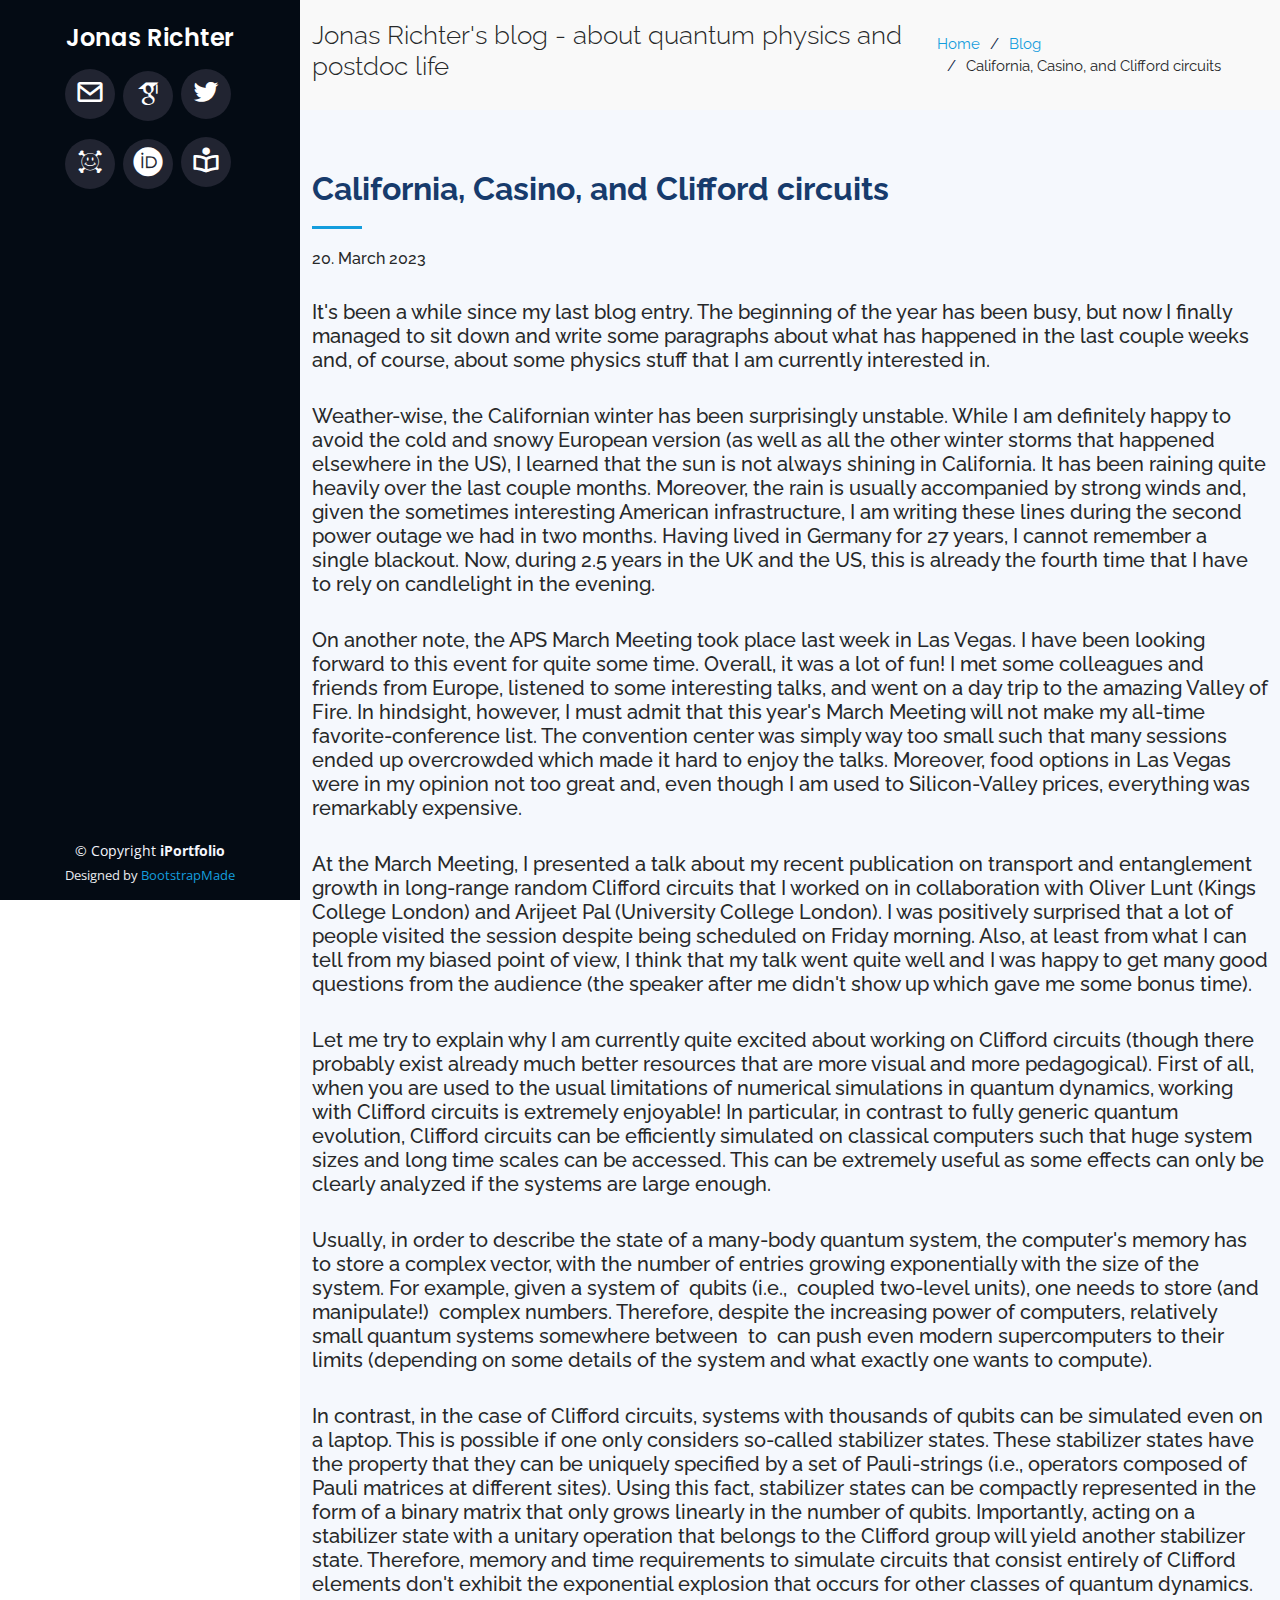
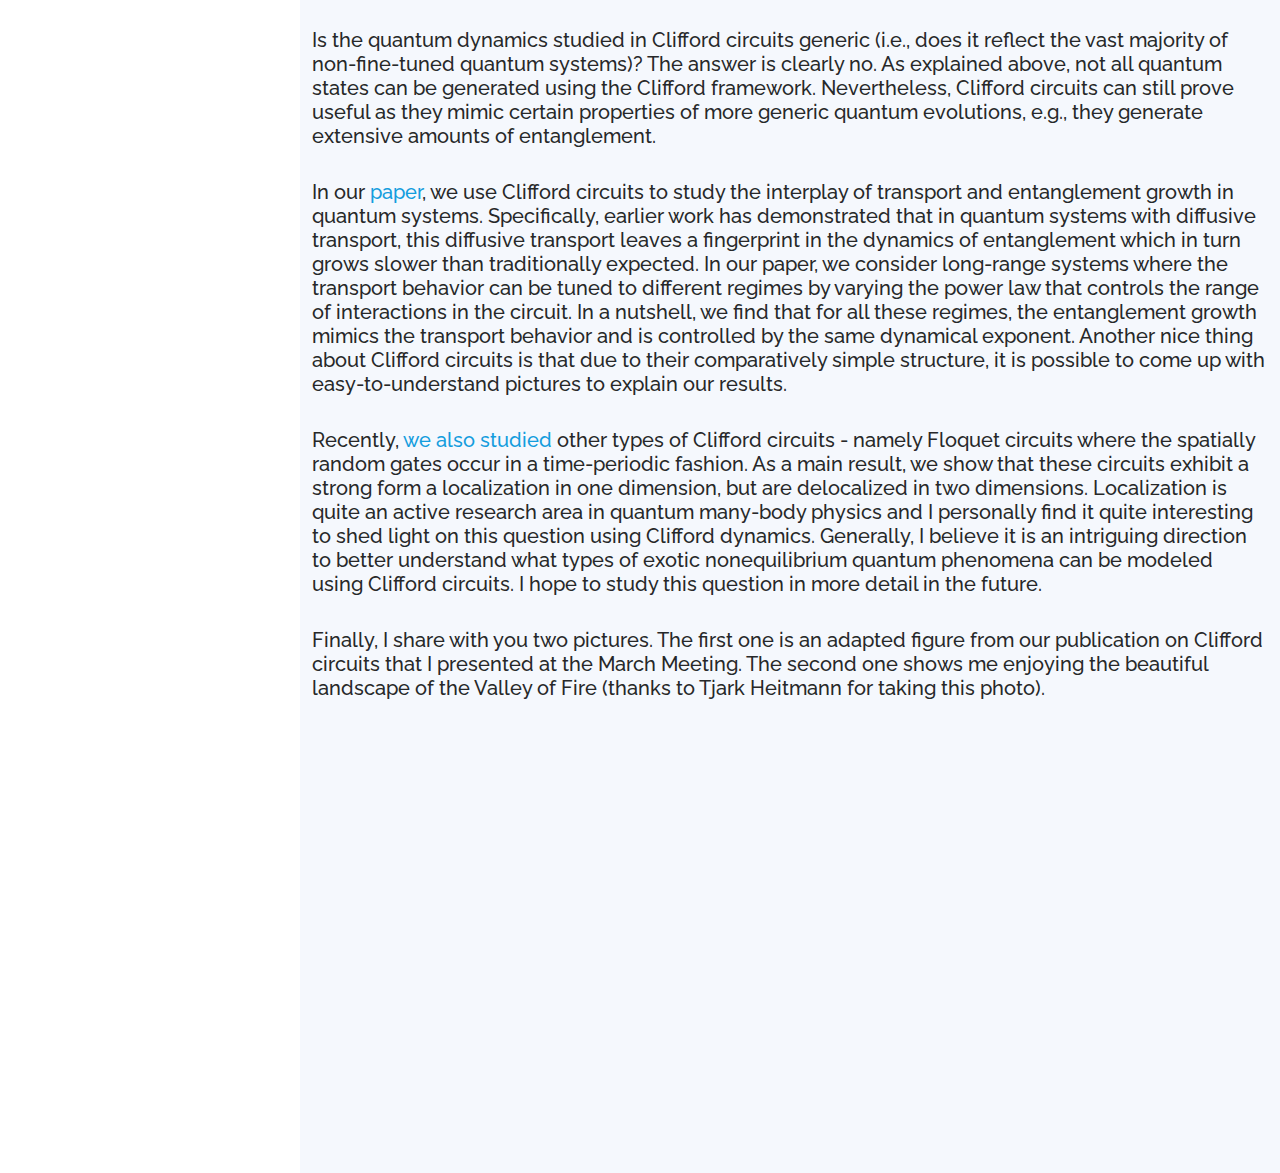
<file: blog_post_3.html>
<!DOCTYPE html>
<html lang="en">

<head>
  <meta charset="utf-8">
  <meta content="width=device-width, initial-scale=1.0" name="viewport">

  <title>Jonas Richter</title>
  <meta content="Homepage of Jonas Richter. Marie Curie Postdoctoral 
Fellow. Quantum many-body physics, condensed matter theory, and quantum 
information." name="description">
  <meta content="Jonas Richter, Richter, Jonas, Physik, 
Theoretical Physics,
Physics, Stanford, Stanford University, MSCA, LUH, Leipniz 
Universität Hannover, Hannover, University College London, London, UCL, 
University of Osnabrück, 
Universität 
Osnabrück, Osnabrück, Braunschweig, TU Braunschweig, condensed matter theory" 
name="keywords">
<meta name="google-site-verification" 
content="JtuLUUT7YrUuibYVgF51NXjV7yZfVscy3EeTbPbqxSA" />

  <!-- Favicons -->
  <link href="assets/img/favicon2.png" rel="icon">
  <link href="assets/img/apple-touch-icon.png" rel="apple-touch-icon">

  <!-- Google Fonts -->
  <link 
href="https://fonts.googleapis.com/css?family=Open+Sans:300,300i,400,400i,600,
600i,700,700i|Raleway:300,300i,400,400i,500,500i,600,600i,700,700i|Poppins:300,
300i,400,400i,500,500i,600,600i,700,700i" rel="stylesheet">

  <!-- Vendor CSS Files -->
  <link href="assets/vendor/aos/aos.css" rel="stylesheet">
  <link href="assets/vendor/bootstrap/css/bootstrap.min.css" rel="stylesheet">
  <link href="assets/vendor/bootstrap-icons/bootstrap-icons.css" 
rel="stylesheet">
  <link href="assets/vendor/boxicons/css/boxicons.min.css" rel="stylesheet">
  <link href="assets/vendor/glightbox/css/glightbox.min.css" rel="stylesheet">
  <link href="assets/vendor/swiper/swiper-bundle.min.css" rel="stylesheet">
  <link href="assets/vendor/academicons/css/academicons.css" rel="stylesheet">

  <!-- Template Main CSS File -->
  <link href="assets/css/style.css" rel="stylesheet">

  <!-- =======================================================
  * Template Name: iPortfolio - v3.0.1
  * Template URL: 
https://bootstrapmade.com/iportfolio-bootstrap-portfolio-websites-template/
  * Author: BootstrapMade.com
  
  * License: https://bootstrapmade.com/license/
  ======================================================== -->
</head>

<body>

    <!-- ======= Mobile nav toggle button ======= -->
  <i class="bi bi-list mobile-nav-toggle d-xl-none"></i>

  <!-- ======= Header ======= -->
  <header id="header">
    <div class="d-flex flex-column">

      <div class="profile">
      <br>
      <!--  <img src="assets/img/Cornwall_1.JPG" alt="" class="img-fluid 
rounded"> -->
        <h1 class="text-light"><a href="index.html">Jonas Richter</a></h1>
        
    
        <div class="social-links mt-3 text-center">
             <a 
href="mailto:jonasr1@stanford.edu" 
class="linkedin"><i class="bx 
bx-envelope"></i></a> 
         <a href="https://scholar.google.de/citations?user=O7hvSkQAAAAJ&hl=de" 
class="linkedin"><i class="ai 
ai-google-scholar"></i></a> 
   <a href="https://twitter.com/richter_jonas_2" 
class="linkedin"><i class="bx bxl-twitter"></i></a> 
 </div>
 <div class="social-links mt-3 text-center">
          <a href="https://arxiv.org/a/richter_j_2.html" class="linkedin"><i 
class="ai 
ai-arxiv"></i></a> 
 <a href="https://orcid.org/0000-0003-2184-5275" class="linkedin"><i class="ai 
ai-orcid"></i></a> 
  <a href="blog.html" class="linkedin"><i 
class="bx 
bx-book-reader"></i></a> 
        </div>
      </div>
      </div>
  </header><!-- End Header -->

    

  <main id="main">

    <!-- ======= Breadcrumbs ======= -->
    <section class="breadcrumbs">
      <div class="container">

        <div class="d-flex justify-content-between align-items-center">
          <h2> Jonas Richter's blog - about quantum physics and postdoc life 
</h2>
          <ol>
            <li><a href="index.html">Home</a></li>
            <li><a href="blog.html">Blog</a></li>
            <li>California, Casino, and Clifford circuits</li>
          </ol>
        </div>

      </div>
    </section><!-- End Breadcrumbs -->

      <section id="about" class="resume section-bg">
      <div class="container">

        <div class="section-title">
          <h2> California, Casino, and Clifford circuits </h2>
          <h6> 20. March 2023 </h6>
          <br>
           
          <h5>  It's been a while since my last blog entry. The beginning 
of the year has been busy, but now I finally managed to sit down and 
write 
some paragraphs about what has happened in the last couple 
weeks and, of course, about some physics stuff that I am currently interested 
in. </h5> 
<br>
<h5> 
Weather-wise, the Californian winter has been surprisingly unstable. While I am 
definitely happy to avoid the cold and snowy European version (as well as all 
the other winter storms that happened elsewhere in the US), I learned that the 
sun is not always shining in California. It has been raining quite heavily over 
the last couple months. Moreover, the rain is usually accompanied by strong 
winds and, given the sometimes interesting American infrastructure, I am 
writing these 
lines during the second power outage we had in two months. Having lived in 
Germany for 27 years, I cannot remember a single blackout. Now, during 2.5 years 
in the UK and the US, this is already the fourth time that I have to rely on 
candlelight in the evening. 
</h5>
<br>
 <h5>  
On another note, the APS March Meeting took place last week in Las Vegas. I 
have been looking forward to this event for quite some time. Overall, it was a 
lot of fun! I met some colleagues and friends from Europe, listened to some 
interesting talks, and went on a day trip to the amazing Valley of Fire. In 
hindsight, however, I must admit that this year's March Meeting will not make my 
all-time favorite-conference list. The convention center 
was simply way too small such that many sessions ended up overcrowded which 
made it hard to enjoy the talks. Moreover, food options in Las Vegas were in my 
opinion not too great and, even though I am used to 
Silicon-Valley prices, 
everything was remarkably expensive.    
</h5> 
<br>
<h5>
At the March Meeting, I presented a talk about my recent publication on 
transport 
and entanglement growth in long-range random Clifford circuits that I worked on 
in collaboration with Oliver Lunt (Kings College London) and Arijeet Pal 
(University College London). I was positively surprised that a lot of 
people visited the session despite being scheduled on Friday morning. Also, 
at least from what I can tell from my biased point of view, I think that my 
talk went quite well and I was happy to get many good questions from the 
audience (the speaker after me didn't show up which gave me some bonus time).
</h5>
<br> 
<h5>
Let me try to explain why I am 
currently quite excited about working on Clifford circuits (though there 
probably exist already much better resources that 
are more visual and more pedagogical). First of all, when 
you are used to the usual limitations of numerical simulations in quantum 
dynamics, working with Clifford circuits is extremely enjoyable! In particular, 
in contrast to fully generic quantum evolution, Clifford circuits can be 
efficiently simulated on classical computers such that huge system sizes and 
long time scales can be accessed. This can be extremely useful as some 
effects can only be clearly analyzed if the systems are large enough.  
</h5>
<br> 
<h5>
Usually, in order to describe the state of a many-body quantum system, the 
computer's memory has to store a complex vector, with the number of entries 
growing exponentially with the size of the system. For example, given a 
system of <math>L</math> qubits (i.e., <math>L</math> coupled two-level units), 
one needs to store 
(and manipulate!) <math>2<sup><math>L</math></sup></math> complex numbers. 
Therefore, despite the increasing power of computers, relatively small quantum 
systems somewhere 
between <math>L = 20</math> to <math>L = 45</math> can push even modern 
supercomputers to their limits (depending on some details of the system and what 
exactly one wants to compute).
</h5>
<br>
<h5> 
In contrast, in the case of Clifford circuits, systems with thousands of qubits 
can be simulated even on a laptop. This is possible if one only considers  
so-called stabilizer states. These stabilizer states have the property that 
they can be uniquely specified by a set of Pauli-strings (i.e., operators 
composed of Pauli matrices at different sites). Using this fact, stabilizer 
states can be 
compactly represented in the form of a binary matrix that only grows linearly 
in the number of qubits. Importantly, acting on a stabilizer state with a 
unitary operation that belongs to the Clifford group will yield another 
stabilizer state. Therefore, memory and time requirements to simulate 
circuits that consist entirely of Clifford elements don't exhibit the 
exponential explosion that occurs for other classes of quantum dynamics.    
</h5> 
<br> 
<h5>
Is the quantum dynamics studied in Clifford circuits generic (i.e., does it 
reflect the vast majority of non-fine-tuned quantum systems)? 
The answer is clearly no. As explained above,   
not all quantum states can be generated using the Clifford framework. 
Nevertheless, Clifford circuits can still prove useful as they mimic certain 
properties of more generic quantum evolutions, e.g., they generate extensive 
amounts of entanglement.  
</h5>
<br> 
<h5>
In our <a 
href="https://journals.aps.org/prresearch/abstract/10.1103/PhysRevResearch.5.
L012031">paper</a>, we use Clifford circuits to study the interplay of transport 
and 
entanglement growth in quantum systems. Specifically, earlier work has 
demonstrated that in quantum systems with diffusive transport, this 
diffusive transport leaves a fingerprint in the dynamics of entanglement which 
in turn 
grows slower 
than traditionally expected. In our paper, we consider long-range systems where 
the transport 
behavior can be tuned to different regimes by varying the power law that 
controls the range of interactions in the circuit. In a nutshell, we find that 
for all these regimes, the entanglement growth mimics the transport behavior 
and is controlled by the same dynamical exponent. Another nice thing about 
Clifford circuits is that due to their comparatively simple structure, it is 
possible to come up with easy-to-understand pictures to explain our results.   
</h5>
<br>
<h5>
Recently, <a href="https://arxiv.org/abs/2210.10129">we also studied</a> other 
types of Clifford circuits - namely Floquet circuits where the spatially random 
gates occur in a time-periodic fashion. As a main result, we show that these 
circuits exhibit a strong form a localization in one dimension, but are 
delocalized in two dimensions. Localization is quite an active research area in 
quantum many-body physics and I personally find it quite interesting to shed 
light on this question using Clifford dynamics. Generally, I believe it is an 
intriguing direction to better understand what types of exotic nonequilibrium 
quantum 
phenomena can be modeled using Clifford circuits. I hope to study this 
question in more detail in the future. 
</h5>
<br>
<h5> 
Finally, I share with you two pictures. The first one is an adapted figure 
from our publication on Clifford circuits that I presented at the March 
Meeting. The second one shows me enjoying the beautiful landscape of the Valley 
of Fire (thanks to Tjark Heitmann for taking this photo).
</h5> 
        </div>
        
        
         <div class="container">

        <div class="section-title">
                <div class="row">
                  <div class="col-lg-4" data-aos="fade-right">
            <img src="assets/img/Image_Clifford.png" class="img-fluid 
max-width: 
45%" 
alt=""> </div>
 <div class="col-lg-4" data-aos="fade-right">
 <img src="assets/img/VoF2.jpg" class="img-fluid max-width: 
45%" 
alt=""> 
                 </div>
               </div>
       </div>
        
        </section>

  </main><!-- End #main -->

  <!-- ======= Footer ======= -->
  <footer id="footer">
    <div class="container">
      <div class="copyright">
        &copy; Copyright <strong><span>iPortfolio</span></strong>
      </div>
      <div class="credits">
        <!-- All the links in the footer should remain intact. -->
        <!-- You can delete the links only if you purchased the pro version. -->
        <!-- Licensing information: https://bootstrapmade.com/license/ -->
        <!-- Purchase the pro version with working PHP/AJAX contact form: https://bootstrapmade.com/iportfolio-bootstrap-portfolio-websites-template/ -->
        Designed by <a href="https://bootstrapmade.com/">BootstrapMade</a>
      </div>
    </div>
  </footer><!-- End  Footer -->

  <a href="#" class="back-to-top d-flex align-items-center justify-content-center"><i class="bi bi-arrow-up-short"></i></a>

  <!-- Vendor JS Files -->
  <script src="assets/vendor/aos/aos.js"></script>
  <script src="assets/vendor/bootstrap/js/bootstrap.bundle.min.js"></script>
  <script src="assets/vendor/glightbox/js/glightbox.min.js"></script>
  <script src="assets/vendor/isotope-layout/isotope.pkgd.min.js"></script>
  <script src="assets/vendor/php-email-form/validate.js"></script>
  <script src="assets/vendor/purecounter/purecounter.js"></script>
  <script src="assets/vendor/swiper/swiper-bundle.min.js"></script>
  <script src="assets/vendor/typed.js/typed.min.js"></script>
  <script src="assets/vendor/waypoints/noframework.waypoints.js"></script>

  <!-- Template Main JS File -->
  <script src="assets/js/main.js"></script>

</body>

</html>
</file>
<file: assets/vendor/academicons/css/academicons.css>
/*
 *  Academicons 1.9.1 by James Walsh (https://github.com/jpswalsh) and Katja Bercic (https://github.com/katjabercic)
 *  Fonts generated using FontForge - https://fontforge.org
 *  Square icons designed to be used alongside Font Awesome square icons - https://fortawesome.github.io/Font-Awesome/
 *  Licenses - Font: SIL OFL 1.1, CSS: MIT License
 */
@font-face {
    font-family: 'Academicons';
    font-style: normal;
    font-weight: 400;
    font-display: block;
    src:url('../fonts/academicons.eot');
    src:url('../fonts/academicons.eot') format('embedded-opentype'),
        url('../fonts/academicons.ttf') format('truetype'),
        url('../fonts/academicons.woff') format('woff'),
        url('../fonts/academicons.svg') format('svg');
}
.ai {
  font-family: 'Academicons';
  font-weight: 400;
  -moz-osx-font-smoothing: grayscale;
  -webkit-font-smoothing: antialiased;
  display: inline-block;
  font-style: normal;
  font-variant: normal;
  text-rendering: auto;
  line-height: 1;
}
.ai-academia:before {
  content: "\e9af";
}
.ai-academia-square:before {
  content: "\e93d";
}
.ai-acclaim:before {
  content: "\e92e";
}
.ai-acclaim-square:before {
  content: "\e93a";
}
.ai-acm:before {
  content: "\e93c";
}
.ai-acm-square:before {
  content: "\e95d";
}
.ai-acmdl:before {
  content: "\e96a";
}
.ai-acmdl-square:before {
  content: "\e9d3";
}
.ai-ads:before {
  content: "\e9cb";
}
.ai-ads-square:before {
  content: "\e94a";
}
.ai-africarxiv:before {
  content: "\e91b";
}
.ai-africarxiv-square:before {
  content: "\e90b";
}
.ai-arxiv:before {
  content: "\e974";
}
.ai-arxiv-square:before {
  content: "\e9a6";
}
.ai-biorxiv:before {
  content: "\e9a2";
}
.ai-biorxiv-square:before {
  content: "\e98b";
}
.ai-ceur:before {
  content: "\e96d";
}
.ai-ceur-square:before {
  content: "\e92f";
}
.ai-ciencia-vitae:before {
  content: "\e912";
}
.ai-ciencia-vitae-square:before {
  content: "\e913";
}
.ai-closed-access:before {
  content: "\e942";
}
.ai-closed-access-square:before {
  content: "\e943";
}
.ai-conversation:before {
  content: "\e94c";
}
.ai-conversation-square:before {
  content: "\e915";
}
.ai-coursera:before {
  content: "\e95f";
}
.ai-coursera-square:before {
  content: "\e97f";
}
.ai-crossref:before {
  content: "\e918";
}
.ai-crossref-square:before {
  content: "\e919";
}
.ai-cv:before {
  content: "\e9a5";
}
.ai-cv-square:before {
  content: "\e90a";
}
.ai-datacite:before {
  content: "\e91c";
}
.ai-datacite-square:before {
  content: "\e91d";
}
.ai-dataverse:before {
  content: "\e9f7";
}
.ai-dataverse-square:before {
  content: "\e9e4";
}
.ai-dblp:before {
  content: "\e94f";
}
.ai-dblp-square:before {
  content: "\e93f";
}
.ai-depsy:before {
  content: "\e97a";
}
.ai-depsy-square:before {
  content: "\e94b";
}
.ai-doi:before {
  content: "\e97e";
}
.ai-doi-square:before {
  content: "\e98f";
}
.ai-dryad:before {
  content: "\e97c";
}
.ai-dryad-square:before {
  content: "\e98c";
}
.ai-elsevier:before {
  content: "\e961";
}
.ai-elsevier-square:before {
  content: "\e910";
}
.ai-figshare:before {
  content: "\e981";
}
.ai-figshare-square:before {
  content: "\e9e7";
}
.ai-google-scholar:before {
  content: "\e9d4";
}
.ai-google-scholar-square:before {
  content: "\e9f9";
}
.ai-hal:before {
  content: "\e92c";
}
.ai-hal-square:before {
  content: "\e92d";
}
.ai-hypothesis:before {
  content: "\e95a";
}
.ai-hypothesis-square:before {
  content: "\e95b";
}
.ai-ideas-repec:before {
  content: "\e9ed";
}
.ai-ideas-repec-square:before {
  content: "\e9f8";
}
.ai-ieee:before {
  content: "\e929";
}
.ai-ieee-square:before {
  content: "\e9b9";
}
.ai-impactstory:before {
  content: "\e9cf";
}
.ai-impactstory-square:before {
  content: "\e9aa";
}
.ai-inaturalist:before {
  content: "\e900";
}
.ai-inaturalist-square:before {
  content: "\e901";
}
.ai-inpn:before {
  content: "\e902";
}
.ai-inpn-square:before {
  content: "\e903";
}
.ai-inspire:before {
  content: "\e9e9";
}
.ai-inspire-square:before {
  content: "\e9fe";
}
.ai-isidore:before {
  content: "\e936";
}
.ai-isidore-square:before {
  content: "\e954";
}
.ai-jstor:before {
  content: "\e938";
}
.ai-jstor-square:before {
  content: "\e944";
}
.ai-lattes:before {
  content: "\e9b3";
}
.ai-lattes-square:before {
  content: "\e99c";
}
.ai-mathoverflow:before {
  content: "\e9f6";
}
.ai-mathoverflow-square:before {
  content: "\e97b";
}
.ai-mendeley:before {
  content: "\e9f0";
}
.ai-mendeley-square:before {
  content: "\e9f3";
}
.ai-moodle:before {
  content: "\e907";
}
.ai-moodle-square:before {
  content: "\e908";
}
.ai-nakala:before {
  content: "\e940";
}
.ai-nakala-square:before {
  content: "\e941";
}
.ai-obp:before {
  content: "\e92a";
}
.ai-obp-square:before {
  content: "\e92b";
}
.ai-open-access:before {
  content: "\e939";
}
.ai-open-access-square:before {
  content: "\e9f4";
}
.ai-open-data:before {
  content: "\e966";
}
.ai-open-data-square:before {
  content: "\e967";
}
.ai-open-materials:before {
  content: "\e968";
}
.ai-open-materials-square:before {
  content: "\e969";
}
.ai-openedition:before {
  content: "\e946";
}
.ai-openedition-square:before {
  content: "\e947";
}
.ai-orcid:before {
  content: "\e9d9";
}
.ai-orcid-square:before {
  content: "\e9c3";
}
.ai-osf:before {
  content: "\e9ef";
}
.ai-osf-square:before {
  content: "\e931";
}
.ai-overleaf:before {
  content: "\e914";
}
.ai-overleaf-square:before {
  content: "\e98d";
}
.ai-philpapers:before {
  content: "\e98a";
}
.ai-philpapers-square:before {
  content: "\e96f";
}
.ai-piazza:before {
  content: "\e99a";
}
.ai-piazza-square:before {
  content: "\e90c";
}
.ai-preregistered:before {
  content: "\e906";
}
.ai-preregistered-square:before {
  content: "\e96b";
}
.ai-protocols:before {
  content: "\e952";
}
.ai-protocols-square:before {
  content: "\e953";
}
.ai-psyarxiv:before {
  content: "\e90e";
}
.ai-psyarxiv-square:before {
  content: "\e90f";
}
.ai-publons:before {
  content: "\e937";
}
.ai-publons-square:before {
  content: "\e94e";
}
.ai-pubmed:before {
  content: "\e99f";
}
.ai-pubmed-square:before {
  content: "\e97d";
}
.ai-pubpeer:before {
  content: "\e922";
}
.ai-pubpeer-square:before {
  content: "\e923";
}
.ai-researcherid:before {
  content: "\e91a";
}
.ai-researcherid-square:before {
  content: "\e95c";
}
.ai-researchgate:before {
  content: "\e95e";
}
.ai-researchgate-square:before {
  content: "\e99e";
}
.ai-ror:before {
  content: "\e948";
}
.ai-ror-square:before {
  content: "\e949";
}
.ai-sci-hub:before {
  content: "\e959";
}
.ai-sci-hub-square:before {
  content: "\e905";
}
.ai-scirate:before {
  content: "\e98e";
}
.ai-scirate-square:before {
  content: "\e99d";
}
.ai-scopus:before {
  content: "\e91e";
}
.ai-scopus-square:before {
  content: "\e91f";
}
.ai-semantic-scholar:before {
  content: "\e96e";
}
.ai-semantic-scholar-square:before {
  content: "\e96c";
}
.ai-springer:before {
  content: "\e928";
}
.ai-springer-square:before {
  content: "\e99b";
}
.ai-ssrn:before {
  content: "\e916";
}
.ai-ssrn-square:before {
  content: "\e917";
}
.ai-stackoverflow:before {
  content: "\e920";
}
.ai-stackoverflow-square:before {
  content: "\e921";
}
.ai-zenodo:before {
  content: "\e911";
}
.ai-zotero:before {
  content: "\e962";
}
.ai-zotero-square:before {
  content: "\e932";
}
/*  Duplication of the FontAwesome style classes using 'ai' in place of 'fa'. */
.ai-lg {
  font-size: 1.33333em;
  line-height: 0.75em;
  vertical-align: -.0667em;
}
.ai-xs {
  font-size: .75em;
}
.ai-sm {
  font-size: .875em;
}

.ai-1x {
  font-size: 1em;
}
.ai-2x {
  font-size: 2em;
}
.ai-3x {
  font-size: 3em;
}
.ai-4x {
  font-size: 4em;
}
.ai-5x {
  font-size: 5em;
}
.ai-6x {
  font-size: 6em;
}
.ai-7x {
  font-size: 7em;
}
.ai-8x {left
  font-size: 8em;
}
.ai-9x {
  font-size: 9em;
}
.ai-10x {
  font-size: 10em;
}

.ai-fw {
  text-align: center;
  width: 1.25em;
}

.ai-ul {
  list-style-type: none;
  margin-left: 2.5em;
  padding-left: 0;
}
.ai-ul > li {
    position: relative;
}
.ai-li {
  left: -2em;
  position: absolute;
  text-align: center;
  width: 2em;
  line-height: inherit;
}

.ai-border {
border: solid 0.08em #eee;
border-radius: .1em;
  padding: .2em .25em .15em;
}

.ai-pull-left {
  float: left;
}
.ai-pull-right {
  float: right;
}
.ai.ai-pull-left {
  margin-right: .3em;
}
.ai.ai-pull-right {
  margin-right: .3em;
}

.ai-stack {
  display: inline-block;
  height: 2em;
  line-height: 2em;
  position: relative;
  vertical-align: middle;
  width: 2.5em;
}
.ai-stack-1x,
.ai-stack-2x {
  left: 0;
  position: absolute;
  text-align: center;
  width: 100%;
}
.ai-stack-1x {
  line-height: inherit;
}
.ai-stack-2x {
  font-size: 2em;
}
.ai-inverse {
  color: #fff;
}
</file>
<file: assets/css/style.css>
/**
* Template Name: iPortfolio - v3.0.1
* Template URL: https://bootstrapmade.com/iportfolio-bootstrap-portfolio-websites-template/
* Author: BootstrapMade.com
* License: https://bootstrapmade.com/license/
*/

/*--------------------------------------------------------------
# General
--------------------------------------------------------------*/
body {
  font-family: "Open Sans", sans-serif;
  color: #272829;
}

a {
  color: #149ddd;
  text-decoration: none;
}

a:hover {
  color: #37b3ed;
  text-decoration: none;
}

h1, h2, h3, h4, h5, h6 {
  font-family: "Raleway", sans-serif;
}

p {
  font-family: "Raleway", sans-serif;
}

li {
  font-family: "Raleway", sans-serif;
}

/*--------------------------------------------------------------
# Back to top button
--------------------------------------------------------------*/
.back-to-top {
  position: fixed;
  visibility: hidden;
  opacity: 0;
  right: 15px;
  bottom: 15px;
  z-index: 996;
  background: #149ddd;
  width: 40px;
  height: 40px;
  border-radius: 50px;
  transition: all 0.4s;
}

.back-to-top i {
  font-size: 28px;
  color: #fff;
  line-height: 0;
}

.back-to-top:hover {
  background: #2eafec;
  color: #fff;
}

.back-to-top.active {
  visibility: visible;
  opacity: 1;
}

/*--------------------------------------------------------------
# Header
--------------------------------------------------------------*/
#header {
  position: fixed;
  top: 0;
  left: 0;
  bottom: 0;
  width: 300px;
  transition: all ease-in-out 0.5s;
  z-index: 9997;
  transition: all 0.5s;
  padding: 0 15px;
  background: #040b14;
  overflow-y: auto;
}

#header .profile img {
  margin: 15px auto;
  display: block;
  width: 120px;
  border: 8px solid #2c2f3f;
}

#header .profile h1 {
  font-size: 24px;
  margin: 0;
  padding: 0;
  font-weight: 600;
  -moz-text-align-last: center;
  text-align-last: center;
  font-family: "Poppins", sans-serif;
}

#header .profile h1 a, #header .profile h1 a:hover {
  color: #fff;
  text-decoration: none;
}

#header .profile .social-links a {
  font-size: 30px;
  display: inline-block;
  background: #212431;
  color: #fff;
  line-height: 1;
  padding: 8px 0;
  margin-right: 4px;
  border-radius: 50%;
  text-align: center;
  width: 50px;
  height: 50px;
  transition: 0.3s;
}

#header .profile .social-links a:hover {
  background: #149ddd;
  color: #fff;
  text-decoration: none;
}

#main {
  margin-left: 300px;
}

@media (max-width: 1199px) {
  #header {
    left: -300px;
  }
  #main {
    margin-left: 0;
  }
}

/*--------------------------------------------------------------
# Navigation Menu
--------------------------------------------------------------*/
/* Desktop Navigation */
.nav-menu {
  padding: 30px 0 0 0;
}

.nav-menu * {
  margin: 0;
  padding: 0;
  list-style: none;
}

.nav-menu > ul > li {
  position: relative;
  white-space: nowrap;
}

.nav-menu a {
  display: flex;
  align-items: center;
  color: #a8a9b4;
  padding: 12px 15px;
  margin-bottom: 8px;
  transition: 0.3s;
  font-size: 15px;
}

.nav-menu a i {
  font-size: 24px;
  padding-right: 8px;
  color: #6f7180;
}

.nav-menu a:hover, .nav-menu .active, .nav-menu li:hover > a {
  text-decoration: none;
  color: #fff;
}

.nav-menu a:hover i, .nav-menu .active i, .nav-menu li:hover > a i {
  color: #149ddd;
}

/* Mobile Navigation */
.mobile-nav-toggle {
  position: fixed;
  right: 15px;
  top: 15px;
  z-index: 9998;
  border: 0;
  font-size: 24px;
  transition: all 0.4s;
  outline: none !important;
  background-color: #149ddd;
  color: #fff;
  width: 40px;
  height: 40px;
  display: inline-flex;
  align-items: center;
  justify-content: center;
  line-height: 0;
  border-radius: 50px;
  cursor: pointer;
}

.mobile-nav-active {
  overflow: hidden;
}

.mobile-nav-active #header {
  left: 0;
}

/*--------------------------------------------------------------
# Hero Section
--------------------------------------------------------------*/
#hero {
  width: 100%;
  height: 100%;
  background: url("../img/Background2.jpg") top left;
  /*background: #f5f8fd;*/
  background-size: cover;
}

#hero:before {
  height: 50%;
  content: "";
  /*background: rgba(5, 13, 24, 0.3);*/
 /* background: #f5f8fd;*/
  position: absolute;
  bottom: 0;
  top: 0;
  left: 0;
  right: 0;
  z-index: 1;
}

#hero .hero-container {
  position: relative;
  z-index: 2;
  min-width: 300px;
}

#hero h1 {
  margin: 0 0 10px 0;
  font-size: 64px;
  font-weight: 700;
  line-height: 56px;
  color: #fff;
}

#hero h2 {

  color: #fff;
}

#hero h4 {

  color: #fff;
}

#hero p {
  color: #fff;
  margin-bottom: 50px;
  font-size: 26px;
  font-family: "Poppins", sans-serif;
}

#hero p span {
  color: #fff;
  padding-bottom: 4px;
  letter-spacing: 1px;
  border-bottom: 3px solid #149ddd;
}

@media (min-width: 1024px) {
  #hero {
    background-attachment: fixed;
  }
}

@media (max-width: 768px) {
  #hero h1 {
    font-size: 28px;
    line-height: 36px;
  }
  #hero h2 {
    font-size: 18px;
    line-height: 24px;
    margin-bottom: 30px;
  }
}

/*--------------------------------------------------------------
# Sections General
--------------------------------------------------------------*/
section {
  padding: 60px 0;
  overflow: hidden;
}

.section-bg {
  background: #f5f8fd;
}

.section-title {
  padding-bottom: 30px;
}

.section-title h2 {
  font-size: 32px;
  font-weight: bold;
  margin-bottom: 20px;
  padding-bottom: 20px;
  position: relative;
  color: #173b6c;
}

.section-title h2::after {
  content: '';
  position: absolute;
  display: block;
  width: 50px;
  height: 3px;
  background: #149ddd;
  bottom: 0;
  left: 0;
}

.section-title p {
  margin-bottom: 0;
}

/*--------------------------------------------------------------
# About
--------------------------------------------------------------*/
.about .content h3 {
  font-weight: 700;
  font-size: 26px;
  color: #173b6c;
}

.about .content ul {
  list-style: none;
  padding: 0;
}

.about .content ul li {
  margin-bottom: 20px;
  display: flex;
  align-items: center;
}

.about .content ul strong {
  margin-right: 10px;
}

.about .content ul i {
  font-size: 16px;
  margin-right: 5px;
  color: #149ddd;
  line-height: 0;
}

.about .content p:last-child {
  margin-bottom: 0;
}

/*--------------------------------------------------------------
# Facts
--------------------------------------------------------------*/
.facts {
  padding-bottom: 30px;
}

.facts .count-box {
  padding: 30px;
  width: 100%;
}

.facts .count-box i {
  display: block;
  font-size: 44px;
  color: #149ddd;
  float: left;
  line-height: 0;
}

.facts .count-box span {
  font-size: 48px;
  line-height: 40px;
  display: block;
  font-weight: 700;
  color: #050d18;
  margin-left: 60px;
}

.facts .count-box p {
  padding: 15px 0 0 0;
  margin: 0 0 0 60px;
  font-family: "Raleway", sans-serif;
  font-size: 14px;
  color: #122f57;
}

.facts .count-box a {
  font-weight: 600;
  display: block;
  margin-top: 20px;
  color: #122f57;
  font-size: 15px;
  font-family: "Poppins", sans-serif;
  transition: ease-in-out 0.3s;
}

.facts .count-box a:hover {
  color: #1f5297;
}

/*--------------------------------------------------------------
# Akills
--------------------------------------------------------------*/
.skills .progress {
  height: 60px;
  display: block;
  background: none;
  border-radius: 0;
}

.skills .progress .skill {
  padding: 0;
  margin: 0 0 6px 0;
  text-transform: uppercase;
  display: block;
  font-weight: 600;
  font-family: "Poppins", sans-serif;
  color: #050d18;
}

.skills .progress .skill .val {
  float: right;
  font-style: normal;
}

.skills .progress-bar-wrap {
  background: #dce8f8;
  height: 10px;
}

.skills .progress-bar {
  width: 1px;
  height: 10px;
  transition: .9s;
  background-color: #149ddd;
}

/*--------------------------------------------------------------
# Resume
--------------------------------------------------------------*/
.resume .resume-title {
  font-size: 26px;
  font-weight: 700;
  margin-top: 20px;
  margin-bottom: 20px;
  color: #050d18;
}

.resume .resume-item {
  padding: 0 0 20px 20px;
  margin-top: -2px;
  border-left: 2px solid #1f5297;
  position: relative;
}

.resume .resume-item h4 {
  line-height: 18px;
  font-size: 18px;
  font-weight: 600;
  /*text-transform: uppercase;*/
  font-family: "Poppins", sans-serif;
  color: #050d18;
  margin-bottom: 10px;
}

.resume .resume-item h5 {
  font-size: 16px;
  background: #e4edf9;
  padding: 5px 15px;
  display: inline-block;
  font-weight: 600;
  margin-bottom: 10px;
}

.resume .resume-item ul {
  padding-left: 20px;
}

.resume .resume-item ul li {
  padding-bottom: 10px;
}

.resume .resume-item:last-child {
  padding-bottom: 0;
}

.resume .resume-item::before {
  content: "";
  position: absolute;
  width: 16px;
  height: 16px;
  border-radius: 50px;
  left: -9px;
  top: 0;
  background: #fff;
  border: 2px solid #1f5297;
}

/*--------------------------------------------------------------
# Portfolio
--------------------------------------------------------------*/
.portfolio .portfolio-item {
  margin-bottom: 30px;
}

.portfolio #portfolio-flters {
  padding: 0;
  margin: 0 auto 35px auto;
  list-style: none;
  text-align: center;
  background: #fff;
  border-radius: 50px;
  padding: 2px 15px;
}

.portfolio #portfolio-flters li {
  cursor: pointer;
  display: inline-block;
  padding: 10px 15px 8px 15px;
  font-size: 14px;
  font-weight: 600;
  line-height: 1;
  text-transform: uppercase;
  color: #272829;
  margin-bottom: 5px;
  transition: all 0.3s ease-in-out;
}

.portfolio #portfolio-flters li:hover, .portfolio #portfolio-flters li.filter-active {
  color: #149ddd;
}

.portfolio #portfolio-flters li:last-child {
  margin-right: 0;
}

.portfolio .portfolio-wrap {
  transition: 0.3s;
  position: relative;
  overflow: hidden;
  z-index: 1;
}

.portfolio .portfolio-wrap::before {
  content: "";
  background: rgba(255, 255, 255, 0.5);
  position: absolute;
  left: 0;
  right: 0;
  top: 0;
  bottom: 0;
  transition: all ease-in-out 0.3s;
  z-index: 2;
  opacity: 0;
}

.portfolio .portfolio-wrap .portfolio-links {
  opacity: 1;
  left: 0;
  right: 0;
  bottom: -60px;
  z-index: 3;
  position: absolute;
  transition: all ease-in-out 0.3s;
  display: flex;
  justify-content: center;
}

.portfolio .portfolio-wrap .portfolio-links a {
  color: #fff;
  font-size: 28px;
  text-align: center;
  background: rgba(20, 157, 221, 0.75);
  transition: 0.3s;
  width: 50%;
}

.portfolio .portfolio-wrap .portfolio-links a:hover {
  background: rgba(20, 157, 221, 0.95);
}

.portfolio .portfolio-wrap .portfolio-links a + a {
  border-left: 1px solid #37b3ed;
}

.portfolio .portfolio-wrap:hover::before {
  top: 0;
  left: 0;
  right: 0;
  bottom: 0;
  opacity: 1;
}

.portfolio .portfolio-wrap:hover .portfolio-links {
  opacity: 1;
  bottom: 0;
}

/*--------------------------------------------------------------
# Portfolio Details
--------------------------------------------------------------*/
.portfolio-details {
  padding-top: 40px;
}

.portfolio-details .portfolio-details-slider img {
  width: 100%;
}

.portfolio-details .portfolio-details-slider .swiper-pagination {
  margin-top: 20px;
  position: relative;
}

.portfolio-details .portfolio-details-slider .swiper-pagination .swiper-pagination-bullet {
  width: 12px;
  height: 12px;
  background-color: #fff;
  opacity: 1;
  border: 1px solid #149ddd;
}

.portfolio-details .portfolio-details-slider .swiper-pagination .swiper-pagination-bullet-active {
  background-color: #149ddd;
}

.portfolio-details .portfolio-info {
  padding: 30px;
  box-shadow: 0px 0 30px rgba(5, 13, 24, 0.08);
}

.portfolio-details .portfolio-info h3 {
  font-size: 22px;
  font-weight: 700;
  margin-bottom: 20px;
  padding-bottom: 20px;
  border-bottom: 1px solid #eee;
}

.portfolio-details .portfolio-info ul {
  list-style: none;
  padding: 0;
  font-size: 15px;
}

.portfolio-details .portfolio-info ul li + li {
  margin-top: 10px;
}

.portfolio-details .portfolio-description {
  padding-top: 30px;
}

.portfolio-details .portfolio-description h2 {
  font-size: 26px;
  font-weight: 700;
  margin-bottom: 20px;
}

.portfolio-details .portfolio-description p {
  padding: 0;
}

/*--------------------------------------------------------------
# Services
--------------------------------------------------------------*/
.services .icon-box {
  margin-bottom: 20px;
}

.services .icon {
  float: left;
  display: flex;
  align-items: center;
  justify-content: center;
  width: 54px;
  height: 54px;
  background: #149ddd;
  border-radius: 50%;
  transition: 0.5s;
  border: 1px solid #149ddd;
}

.services .icon i {
  color: #fff;
  font-size: 24px;
  line-height: 0;
}

.services .icon-box:hover .icon {
  background: #fff;
}

.services .icon-box:hover .icon i {
  color: #149ddd;
}

.services .title {
  margin-left: 80px;
  font-weight: 700;
  margin-bottom: 15px;
  font-size: 18px;
}

.services .title a {
  color: #343a40;
}

.services .title a:hover {
  color: #149ddd;
}

.services .description {
  margin-left: 80px;
  line-height: 24px;
  font-size: 14px;
}

/*--------------------------------------------------------------
# Testimonials
--------------------------------------------------------------*/
.testimonials .testimonial-item {
  box-sizing: content-box;
  text-align: center;
  min-height: 320px;
}

.testimonials .testimonial-item .testimonial-img {
  width: 90px;
  border-radius: 50%;
  margin: 0 auto;
}

.testimonials .testimonial-item h3 {
  font-size: 18px;
  font-weight: bold;
  margin: 10px 0 5px 0;
  color: #111;
}

.testimonials .testimonial-item h4 {
  font-size: 14px;
  color: #999;
  margin: 0;
}

.testimonials .testimonial-item .quote-icon-left, .testimonials .testimonial-item .quote-icon-right {
  color: #c3e8fa;
  font-size: 26px;
}

.testimonials .testimonial-item .quote-icon-left {
  display: inline-block;
  left: -5px;
  position: relative;
}

.testimonials .testimonial-item .quote-icon-right {
  display: inline-block;
  right: -5px;
  position: relative;
  top: 10px;
}

.testimonials .testimonial-item p {
  font-style: italic;
  margin: 0 15px 15px 15px;
  padding: 20px;
  background: #fff;
  position: relative;
  margin-bottom: 35px;
  border-radius: 6px;
  box-shadow: 0px 2px 15px rgba(0, 0, 0, 0.1);
}

.testimonials .testimonial-item p::after {
  content: "";
  width: 0;
  height: 0;
  border-top: 20px solid #fff;
  border-right: 20px solid transparent;
  border-left: 20px solid transparent;
  position: absolute;
  bottom: -20px;
  left: calc(50% - 20px);
}

.testimonials .swiper-pagination {
  margin-top: 20px;
  position: relative;
}

.testimonials .swiper-pagination .swiper-pagination-bullet {
  width: 12px;
  height: 12px;
  background-color: #fff;
  opacity: 1;
  border: 1px solid #149ddd;
}

.testimonials .swiper-pagination .swiper-pagination-bullet-active {
  background-color: #149ddd;
}

/*--------------------------------------------------------------
# Contact
--------------------------------------------------------------*/
.contact {
  padding-bottom: 130px;
}

.contact .info {
  padding: 30px;
  background: #fff;
  width: 100%;
  box-shadow: 0 0 24px 0 rgba(0, 0, 0, 0.12);
}

.contact .info i {
  font-size: 20px;
  color: #149ddd;
  float: left;
  width: 44px;
  height: 44px;
  background: #dff3fc;
  display: flex;
  justify-content: center;
  align-items: center;
  border-radius: 50px;
  transition: all 0.3s ease-in-out;
}

.contact .info h4 {
  padding: 0 0 0 60px;
  font-size: 22px;
  font-weight: 600;
  margin-bottom: 5px;
  color: #050d18;
}

.contact .info p {
  padding: 0 0 10px 60px;
  margin-bottom: 20px;
  font-size: 14px;
  color: #173b6c;
}

.contact .info .email p {
  padding-top: 5px;
}

.contact .info .social-links {
  padding-left: 60px;
}

.contact .info .social-links a {
  font-size: 18px;
  display: inline-block;
  background: #333;
  color: #fff;
  line-height: 1;
  padding: 8px 0;
  border-radius: 50%;
  text-align: center;
  width: 36px;
  height: 36px;
  transition: 0.3s;
  margin-right: 10px;
}

.contact .info .social-links a:hover {
  background: #149ddd;
  color: #fff;
}

.contact .info .email:hover i, .contact .info .address:hover i, .contact .info .phone:hover i {
  background: #149ddd;
  color: #fff;
}

.contact .php-email-form {
  width: 100%;
  padding: 30px;
  background: #fff;
  box-shadow: 0 0 24px 0 rgba(0, 0, 0, 0.12);
}

.contact .php-email-form .form-group {
  padding-bottom: 8px;
}

.contact .php-email-form .validate {
  display: none;
  color: red;
  margin: 0 0 15px 0;
  font-weight: 400;
  font-size: 13px;
}

.contact .php-email-form .error-message {
  display: none;
  color: #fff;
  background: #ed3c0d;
  text-align: left;
  padding: 15px;
  font-weight: 600;
}

.contact .php-email-form .error-message br + br {
  margin-top: 25px;
}

.contact .php-email-form .sent-message {
  display: none;
  color: #fff;
  background: #18d26e;
  text-align: center;
  padding: 15px;
  font-weight: 600;
}

.contact .php-email-form .loading {
  display: none;
  background: #fff;
  text-align: center;
  padding: 15px;
}

.contact .php-email-form .loading:before {
  content: "";
  display: inline-block;
  border-radius: 50%;
  width: 24px;
  height: 24px;
  margin: 0 10px -6px 0;
  border: 3px solid #18d26e;
  border-top-color: #eee;
  -webkit-animation: animate-loading 1s linear infinite;
  animation: animate-loading 1s linear infinite;
}

.contact .php-email-form .form-group {
  margin-bottom: 15px;
}

.contact .php-email-form label {
  padding-bottom: 8px;
}

.contact .php-email-form input, .contact .php-email-form textarea {
  border-radius: 0;
  box-shadow: none;
  font-size: 14px;
}

.contact .php-email-form input {
  height: 44px;
}

.contact .php-email-form textarea {
  padding: 10px 15px;
}

.contact .php-email-form button[type="submit"] {
  background: #149ddd;
  border: 0;
  padding: 10px 24px;
  color: #fff;
  transition: 0.4s;
  border-radius: 4px;
}

.contact .php-email-form button[type="submit"]:hover {
  background: #37b3ed;
}

@-webkit-keyframes animate-loading {
  0% {
    transform: rotate(0deg);
  }
  100% {
    transform: rotate(360deg);
  }
}

@keyframes animate-loading {
  0% {
    transform: rotate(0deg);
  }
  100% {
    transform: rotate(360deg);
  }
}

/*--------------------------------------------------------------
# Breadcrumbs
--------------------------------------------------------------*/
.breadcrumbs {
  padding: 20px 0;
  background: #f9f9f9;
}

.breadcrumbs h2 {
  font-size: 26px;
  font-weight: 300;
}

.breadcrumbs ol {
  display: flex;
  flex-wrap: wrap;
  list-style: none;
  padding: 0;
  margin: 0;
  font-size: 15px;
}

.breadcrumbs ol li + li {
  padding-left: 10px;
}

.breadcrumbs ol li + li::before {
  display: inline-block;
  padding-right: 10px;
  color: #0e2442;
  content: "/";
}

@media (max-width: 768px) {
  .breadcrumbs .d-flex {
    display: block !important;
  }
  .breadcrumbs ol {
    display: block;
  }
  .breadcrumbs ol li {
    display: inline-block;
  }
}

/*--------------------------------------------------------------
# Footer
--------------------------------------------------------------*/
#footer {
  padding: 15px;
  color: #f4f6fd;
  font-size: 14px;
  position: fixed;
  left: 0;
  bottom: 0;
  width: 300px;
  z-index: 9999;
  background: #040b14;
}

#footer .copyright {
  text-align: center;
}

#footer .credits {
  padding-top: 5px;
  text-align: center;
  font-size: 13px;
  color: #eaebf0;
}

@media (max-width: 1199px) {
  #footer {
    position: static;
    width: auto;
    padding-right: 20px 15px;
  }
}
</file>
